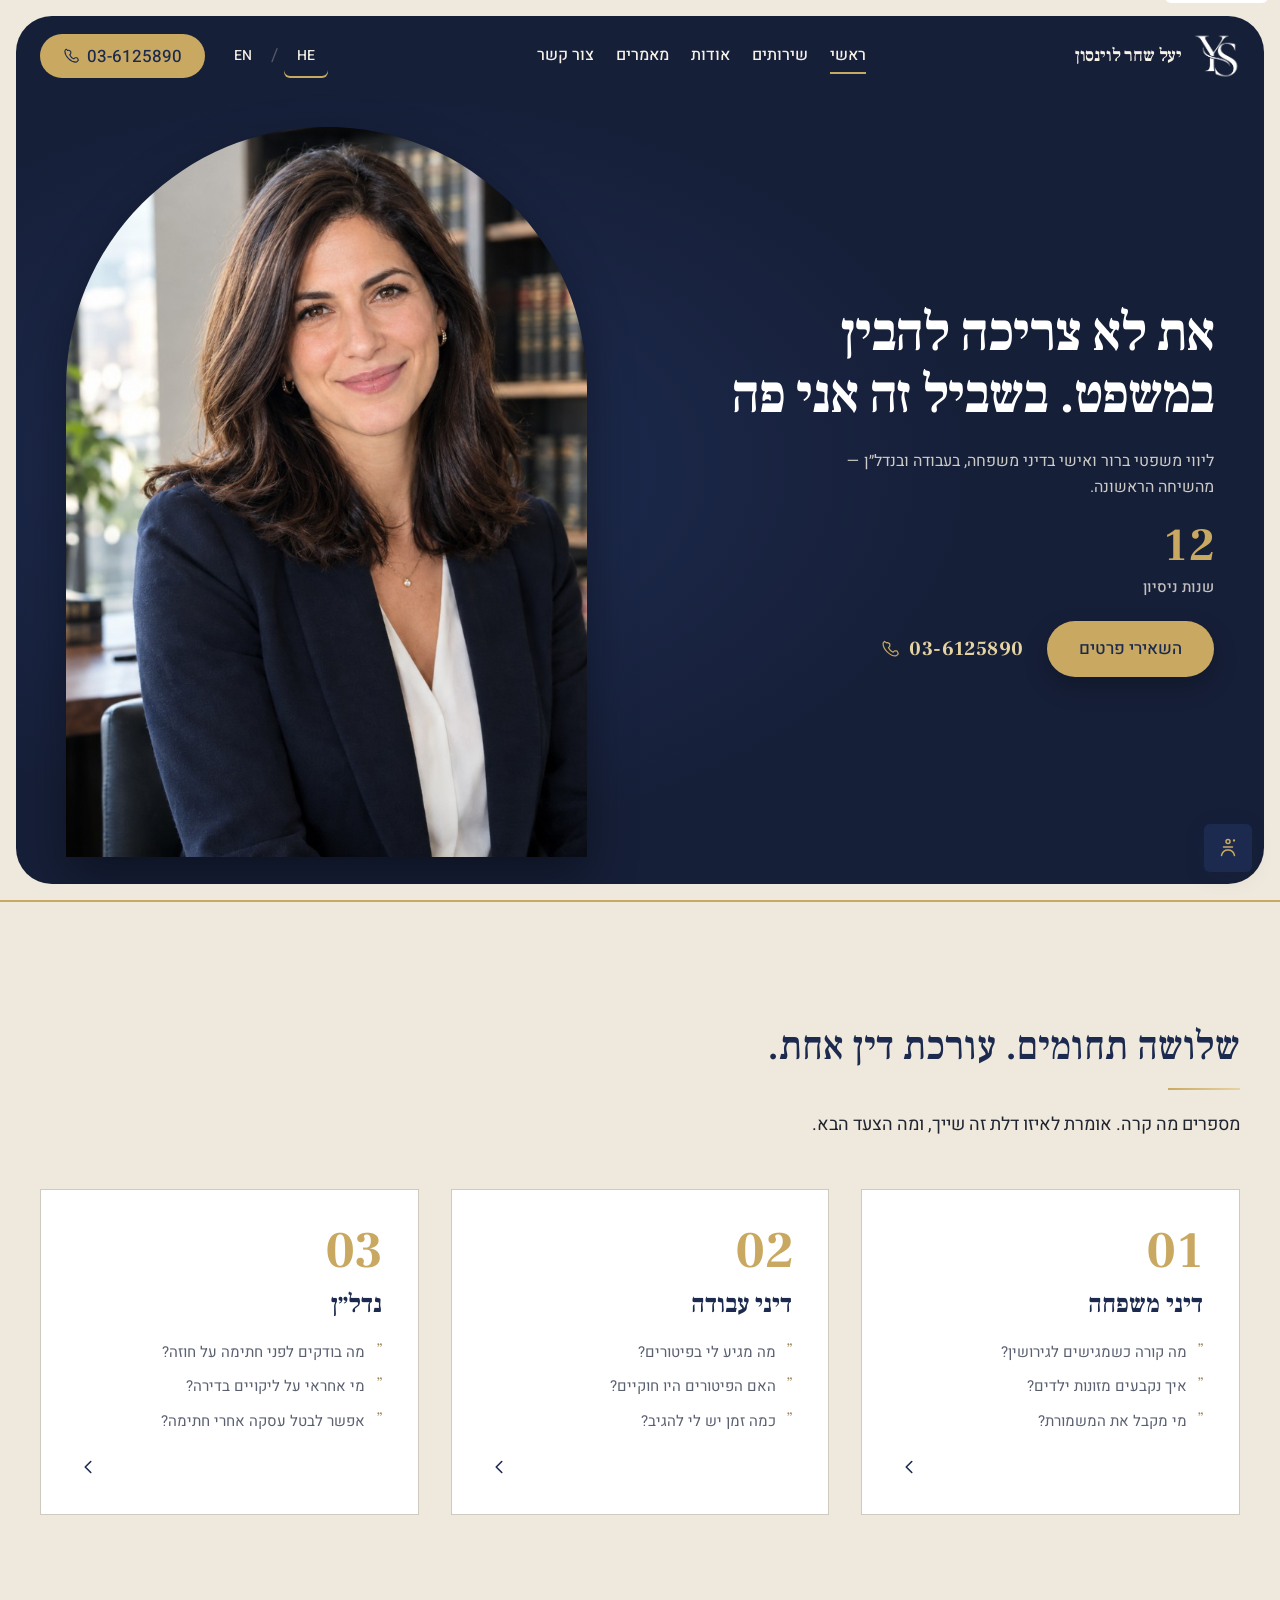
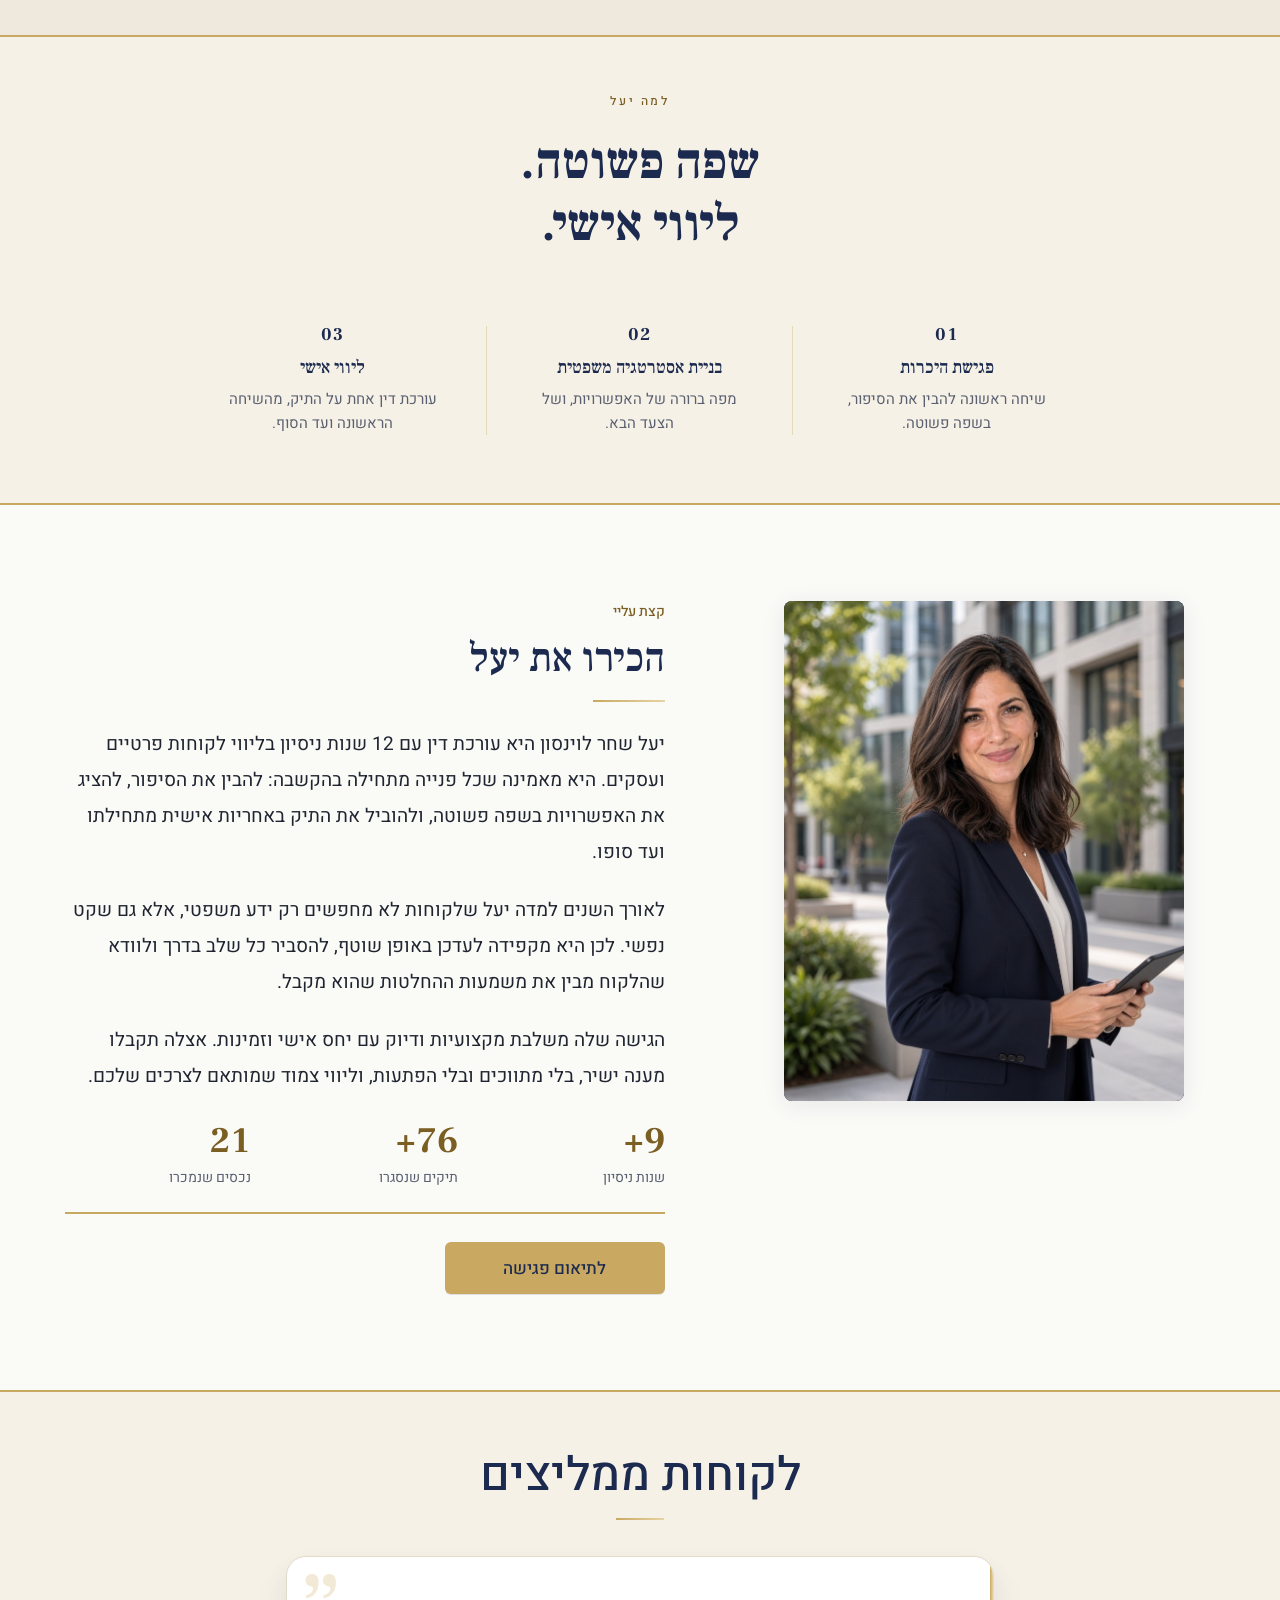
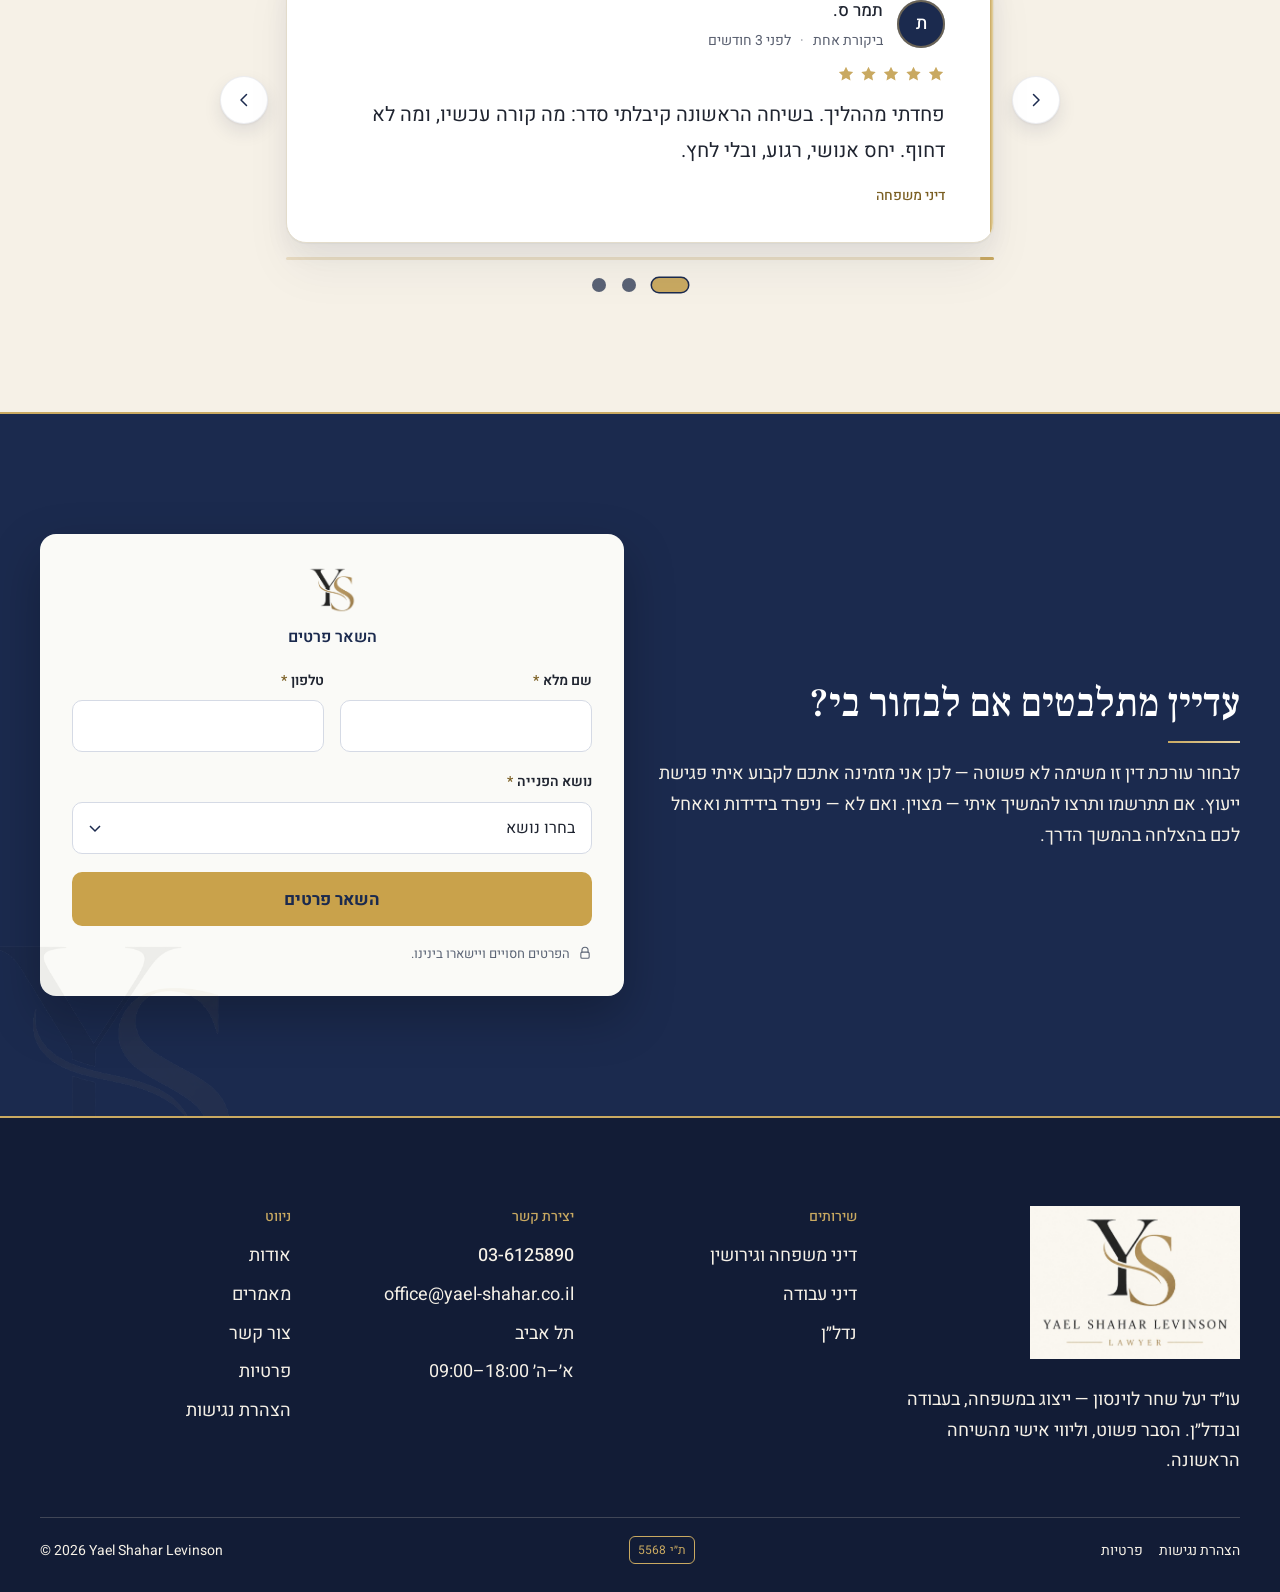
<file: index.html>
<!DOCTYPE html>
<html lang="he" dir="rtl">
<head>
  <meta charset="utf-8">
  <meta name="viewport" content="width=device-width, initial-scale=1">
  <title data-en="Yael Shahar Levinson | Family, employment, and real estate">יעל שחר לוינסון | משפחה, עבודה ונדל״ן</title>
  <meta name="description" content="עו״ד יעל שחר לוינסון. ייצוג במשפחה, בעבודה ובנדל״ן. הסבר פשוט, ליווי אישי, 12 שנות ניסיון." data-en="Adv. Yael Shahar Levinson. Representation in family, employment, and real estate. A clear explanation, personal guidance, 12 years of experience.">
  <meta name="theme-color" content="#1B2A4E">
  <link rel="icon" href="images/favicon.png" type="image/png">
  <link rel="apple-touch-icon" href="images/apple-touch.png">
  <link rel="preconnect" href="https://fonts.googleapis.com">
  <link rel="preconnect" href="https://fonts.gstatic.com" crossorigin>
  <link href="https://fonts.googleapis.com/css2?family=Cormorant+Garamond:ital,wght@0,600;0,700;1,500;1,600&family=Frank+Ruhl+Libre:wght@400;500;700;800&family=Heebo:wght@400;500&display=swap" rel="stylesheet">
  <link rel="stylesheet" href="css/styles.css">
  <script>
  try {
    var lang = localStorage.getItem("cohen-lang");
    if (lang === "en") { document.documentElement.lang = "en"; document.documentElement.dir = "ltr"; }
    document.documentElement.classList.add("js");
    if (localStorage.getItem("cohen-motion") === "off") document.documentElement.classList.add("animations-off");
    if (localStorage.getItem("cohen-contrast") === "on") document.documentElement.classList.add("contrast");
    var fs = localStorage.getItem("cohen-font");
    if (fs) document.documentElement.style.fontSize = fs;
  } catch (e) {}
  </script>
  <noscript><style>.reveal,.why-yael__step{opacity:1!important;transform:none!important}.why-yael__rule{transform:scaleX(1)!important}</style></noscript>
</head>
<body data-page="home">
  <a class="skip" href="#hero" data-en="Skip to content">דלגו לתוכן</a>
  <div class="hero-shell">
  <header class="site-header">
    <div class="container header-inner">
      <a class="logo" href="index.html"><img class="logo-mark" src="images/logo-mark.png" alt=""><span class="logo-name" data-en="Yael Shahar Levinson">יעל שחר לוינסון</span></a>
      <nav class="desktop-nav" aria-label="ראשי" data-en-label="Primary">
        <a class="nav-link" href="index.html" data-en="Home">ראשי</a>
        <div class="has-sub">
          <button class="nav-link" type="button" aria-expanded="false" aria-controls="services-menu" data-en="Services">שירותים</button>
          <div id="services-menu" class="dropdown">
            <a href="family.html" data-en="Family law and divorce">דיני משפחה וגירושין</a>
            <a href="labor.html" data-en="Employment law">דיני עבודה</a>
            <a href="real-estate.html" data-en="Real estate">נדל״ן</a>
          </div>
        </div>
        <a class="nav-link" href="about.html" data-en="About">אודות</a>
        <a class="nav-link" href="articles.html" data-en="Articles">מאמרים</a>
        <a class="nav-link" href="contact.html" data-en="Contact">צור קשר</a>
      </nav>
      <div class="header-end">
        <div class="lang" role="group" aria-label="שפה" data-en-label="Language">
          <button type="button" data-set-lang="he" aria-pressed="true" aria-label="עברית" data-en-label="Hebrew">HE</button>
          <span aria-hidden="true">/</span>
          <button type="button" data-set-lang="en" aria-pressed="false" aria-label="English" data-en-label="English">EN</button>
        </div>
        <a class="btn btn-secondary header-cta" href="tel:+97236125890" dir="ltr" aria-label="התקשרו 03-6125890" data-en-label="Call 03-6125890"><svg class="header-cta__icon" width="16" height="16" viewBox="0 0 24 24" fill="none" aria-hidden="true"><path d="M7.2 3.8c.4-.4 1-.5 1.5-.3l2.2 1c.5.2.8.7.8 1.3v2.1c0 .4-.2.8-.5 1.1l-1.2 1.2a12.4 12.4 0 006.1 6.1l1.2-1.2c.3-.3.7-.5 1.1-.5h2.1c.6 0 1.1.3 1.3.8l1 2.2c.2.5.1 1.1-.3 1.5l-1.5 1.5c-.4.4-1 .6-1.6.6C11.8 21.2 2.8 12.2 2.8 4.9c0-.6.2-1.2.6-1.6l1.5-1.5z" stroke="currentColor" stroke-width="1.6" stroke-linejoin="round"/></svg>03-6125890</a>
        <button class="burger" type="button" aria-expanded="false" aria-controls="mobile-nav">
          <span class="burger-lines" aria-hidden="true"></span>
          <span class="sr-only" data-en="Menu">תפריט</span>
        </button>
      </div>
    </div>
  </header>
  <div id="mobile-nav" class="mobile-nav" hidden>
    <nav aria-label="נייד" data-en-label="Mobile">
      <a href="index.html" data-en="Home">ראשי</a>
      <p class="mobile-label" data-en="Services">שירותים</p>
      <a class="sub" href="family.html" data-en="Family law and divorce">דיני משפחה וגירושין</a>
      <a class="sub" href="labor.html" data-en="Employment law">דיני עבודה</a>
      <a class="sub" href="real-estate.html" data-en="Real estate">נדל״ן</a>
      <a href="about.html" data-en="About">אודות</a>
      <a href="articles.html" data-en="Articles">מאמרים</a>
      <a href="contact.html" data-en="Contact">צור קשר</a>
    </nav>
    <div class="mobile-nav-cta">
      <a class="btn btn-secondary on-dark" href="tel:+97236125890" dir="ltr">03-6125890</a>
      <a class="btn btn-on-navy" href="#lead" data-en="Leave your details">השאר פרטים</a>
    </div>
  </div>

    <section class="hero" id="hero" aria-label="יעל שחר לוינסון" data-en-label="Yael Shahar Levinson">
      <div class="hero__copy">
        <h1 class="rise" data-en="You don't need to understand the law. That's what I'm here for.">את לא צריכה להבין במשפט. בשביל זה אני פה</h1>
        <p class="hero__lede rise" data-en="Clear, personal legal guidance in family, employment, and real estate — from the first conversation.">ליווי משפטי ברור ואישי בדיני משפחה, בעבודה ובנדל״ן — מהשיחה הראשונה.</p>
        <div class="hero-stat rise" aria-label="12 שנות ניסיון" data-en-label="12 years of experience">
          <p class="hero-stat__num" aria-hidden="true">12</p>
          <p class="hero-stat__label" data-en="Years of experience">שנות ניסיון</p>
        </div>
        <div class="hero-actions rise">
          <a class="btn btn-hero" href="#lead" data-en="Leave your details">השאירי פרטים</a>
          <a class="hero-call-link" href="tel:+97236125890" dir="ltr">
            <svg class="hero-call-link__icon" width="18" height="18" viewBox="0 0 24 24" fill="none" aria-hidden="true"><path d="M7.2 3.8c.4-.4 1-.5 1.5-.3l2.2 1c.5.2.8.7.8 1.3v2.1c0 .4-.2.8-.5 1.1l-1.2 1.2a12.4 12.4 0 006.1 6.1l1.2-1.2c.3-.3.7-.5 1.1-.5h2.1c.6 0 1.1.3 1.3.8l1 2.2c.2.5.1 1.1-.3 1.5l-1.5 1.5c-.4.4-1 .6-1.6.6C11.8 21.2 2.8 12.2 2.8 4.9c0-.6.2-1.2.6-1.6l1.5-1.5z" stroke="currentColor" stroke-width="1.6" stroke-linejoin="round"/></svg>
            03-6125890
          </a>
        </div>
      </div>
      <div class="hero__media rise">
        <figure class="hero__portrait">
          <img src="images/yael-shahar-levinson.jpg" alt="עו״ד יעל שחר לוינסון" width="720" height="900" loading="eager" fetchpriority="high" data-en-alt="Adv. Yael Shahar Levinson">
        </figure>
      </div>
    </section>
  </div>

  <main id="main">
    <hr class="gold-divider" aria-hidden="true">

    <section class="section reveal" aria-labelledby="services-title">
      <div class="container">
        <div class="section-head">
          <h2 id="services-title" data-en="Three areas. One advocate.">שלושה תחומים. עורכת דין אחת.</h2>
          <hr class="gold-rule" aria-hidden="true">
          <p class="lede" data-en="Tell me what happened. I will say which door it belongs to, and what the next step is.">מספרים מה קרה. אומרת לאיזו דלת זה שייך, ומה הצעד הבא.</p>
        </div>
        <div class="cards-3 service-tiles">
          <a class="service-tile" href="family.html">
            <span class="service-tile__num" aria-hidden="true">01</span>
            <h3 class="service-tile__title" data-en="Family law">דיני משפחה</h3>
            <ul class="service-tile__questions">
              <li data-en="What happens when you file for divorce?">מה קורה כשמגישים לגירושין?</li>
              <li data-en="How is child support set?">איך נקבעים מזונות ילדים?</li>
              <li data-en="Who gets custody?">מי מקבל את המשמורת?</li>
            </ul>
            <span class="service-tile__arrow" aria-hidden="true"><svg width="22" height="22" viewBox="0 0 24 24" fill="none"><path d="M9 6l6 6-6 6" stroke="currentColor" stroke-width="1.75" stroke-linecap="round" stroke-linejoin="round"/></svg></span>
          </a>
          <a class="service-tile" href="labor.html">
            <span class="service-tile__num" aria-hidden="true">02</span>
            <h3 class="service-tile__title" data-en="Employment law">דיני עבודה</h3>
            <ul class="service-tile__questions">
              <li data-en="What am I entitled to if I'm dismissed?">מה מגיע לי בפיטורים?</li>
              <li data-en="Was the dismissal lawful?">האם הפיטורים היו חוקיים?</li>
              <li data-en="How long do I have to respond?">כמה זמן יש לי להגיב?</li>
            </ul>
            <span class="service-tile__arrow" aria-hidden="true"><svg width="22" height="22" viewBox="0 0 24 24" fill="none"><path d="M9 6l6 6-6 6" stroke="currentColor" stroke-width="1.75" stroke-linecap="round" stroke-linejoin="round"/></svg></span>
          </a>
          <a class="service-tile" href="real-estate.html">
            <span class="service-tile__num" aria-hidden="true">03</span>
            <h3 class="service-tile__title" data-en="Real estate">נדל״ן</h3>
            <ul class="service-tile__questions">
              <li data-en="What should I check before signing a contract?">מה בודקים לפני חתימה על חוזה?</li>
              <li data-en="Who is responsible for defects?">מי אחראי על ליקויים בדירה?</li>
              <li data-en="Can a deal still be cancelled?">אפשר לבטל עסקה אחרי חתימה?</li>
            </ul>
            <span class="service-tile__arrow" aria-hidden="true"><svg width="22" height="22" viewBox="0 0 24 24" fill="none"><path d="M9 6l6 6-6 6" stroke="currentColor" stroke-width="1.75" stroke-linecap="round" stroke-linejoin="round"/></svg></span>
          </a>
        </div>
      </div>
    </section>

    <section class="why-yael" id="why" data-why aria-labelledby="why-title">
      <hr class="gold-divider" aria-hidden="true">
      <div class="container why-yael__inner">
        <h2 id="why-title" class="why-yael__kicker" data-en="Why Yael">למה יעל</h2>
        <blockquote class="why-yael__quote">
          <p>
            <span class="why-yael__quote-line" data-en="Plain language.">שפה פשוטה.</span>
            <span class="why-yael__quote-line" data-en="Personal guidance.">ליווי אישי.</span>
          </p>
        </blockquote>
        <div class="why-yael__rule" data-why-rule aria-hidden="true"></div>
        <ol class="why-yael__steps" data-why-steps>
          <li class="why-yael__step" data-why-step>
            <span class="why-yael__num" aria-hidden="true">01</span>
            <h3 data-en="Introductory meeting">פגישת היכרות</h3>
            <p data-en="A first conversation to understand the story, in plain language.">שיחה ראשונה להבין את הסיפור, בשפה פשוטה.</p>
          </li>
          <li class="why-yael__step" data-why-step>
            <span class="why-yael__num" aria-hidden="true">02</span>
            <h3 data-en="Building a legal strategy">בניית אסטרטגיה משפטית</h3>
            <p data-en="A clear map of the options, and of the next step.">מפה ברורה של האפשרויות, ושל הצעד הבא.</p>
          </li>
          <li class="why-yael__step" data-why-step>
            <span class="why-yael__num" aria-hidden="true">03</span>
            <h3 data-en="Personal guidance">ליווי אישי</h3>
            <p data-en="One lawyer on the case, from the first call through to the end.">עורכת דין אחת על התיק, מהשיחה הראשונה ועד הסוף.</p>
          </li>
        </ol>
      </div>
    </section>

    <hr class="gold-divider" aria-hidden="true">

    <section class="about-intro reveal" id="about-intro" aria-labelledby="about-intro-title">
      <div class="container about-intro__grid">
        <figure class="about-intro__photo">
          <img src="images/yael-about-plaza.jpg" alt="עו״ד יעל שחר לוינסון" width="960" height="1200" loading="lazy" decoding="async" data-en-alt="Adv. Yael Shahar Levinson">
        </figure>
        <div class="about-intro__copy">
          <p class="eyebrow" data-en="A little about me">קצת עליי</p>
          <h2 id="about-intro-title" data-en="Meet Yael">הכירו את יעל</h2>
          <hr class="gold-rule" aria-hidden="true">
          <div class="about-intro__prose">
            <p class="about-intro__text" data-en="Yael Shahar Levinson is an attorney with 12 years of experience advising individuals and businesses. She believes every matter begins with listening: understanding the story, laying out the options in plain language, and leading the case with personal responsibility from start to finish.">יעל שחר לוינסון היא עורכת דין עם 12 שנות ניסיון בליווי לקוחות פרטיים ועסקים. היא מאמינה שכל פנייה מתחילה בהקשבה: להבין את הסיפור, להציג את האפשרויות בשפה פשוטה, ולהוביל את התיק באחריות אישית מתחילתו ועד סופו.</p>
            <p class="about-intro__text" data-en="Over the years Yael has learned that clients need more than legal knowledge — they need peace of mind. She keeps you updated regularly, explains each step along the way, and makes sure you understand what each decision means.">לאורך השנים למדה יעל שלקוחות לא מחפשים רק ידע משפטי, אלא גם שקט נפשי. לכן היא מקפידה לעדכן באופן שוטף, להסביר כל שלב בדרך ולוודא שהלקוח מבין את משמעות ההחלטות שהוא מקבל.</p>
            <p class="about-intro__text" data-en="Her approach combines professionalism and precision with a personal touch and availability. With her you get a direct response, no intermediaries and no surprises, and close guidance tailored to your needs.">הגישה שלה משלבת מקצועיות ודיוק עם יחס אישי וזמינות. אצלה תקבלו מענה ישיר, בלי מתווכים ובלי הפתעות, וליווי צמוד שמותאם לצרכים שלכם.</p>
          </div>
          <dl class="about-intro__stats">
            <div class="about-intro__stat">
              <dt class="about-intro__stat-num">
                <span class="about-intro__stat-value" data-stat-count data-target="12" data-prefix="+">
                  <span class="about-intro__stat-digit">12</span><span class="about-intro__stat-prefix" aria-hidden="true">+</span>
                </span>
              </dt>
              <dd class="about-intro__stat-label" data-en="Years of experience">שנות ניסיון</dd>
            </div>
            <div class="about-intro__stat">
              <dt class="about-intro__stat-num">
                <span class="about-intro__stat-value" data-stat-count data-target="100" data-prefix="+">
                  <span class="about-intro__stat-digit">100</span><span class="about-intro__stat-prefix" aria-hidden="true">+</span>
                </span>
              </dt>
              <dd class="about-intro__stat-label" data-en="Cases closed">תיקים שנסגרו</dd>
            </div>
            <div class="about-intro__stat">
              <dt class="about-intro__stat-num">
                <span class="about-intro__stat-value" data-stat-count data-target="27">
                  <span class="about-intro__stat-digit">27</span>
                </span>
              </dt>
              <dd class="about-intro__stat-label" data-en="Properties sold">נכסים שנמכרו</dd>
            </div>
          </dl>
          <hr class="gold-divider" aria-hidden="true">
          <a class="btn btn-on-navy about-intro__cta" href="contact.html" data-en="Book a meeting">לתיאום פגישה</a>
        </div>
      </div>
    </section>

    <hr class="gold-divider" aria-hidden="true">

    <section class="section section-cream reviews-section reveal" aria-labelledby="quotes-title">
      <div class="container">
        <h2 id="quotes-title" class="reviews-title" data-en="Clients recommend">לקוחות ממליצים</h2>
        <div class="reviews-widget" data-reviews role="region" aria-roledescription="carousel" aria-labelledby="quotes-title">
          <button type="button" class="reviews-nav reviews-nav--prev" data-reviews-prev aria-controls="review-0 review-1 review-2" data-en-label="Previous review" aria-label="הביקורת הקודמת">
            <svg width="20" height="20" viewBox="0 0 20 20" fill="none" aria-hidden="true"><path d="M12.5 4.5L7 10l5.5 5.5" stroke="currentColor" stroke-width="1.5" stroke-linecap="round" stroke-linejoin="round"/></svg>
          </button>
          <div class="reviews-stage" aria-live="polite" aria-relevant="text">
            <p class="sr-only" data-reviews-status></p>
            <article class="review-card is-active" id="review-0" data-review-slide>
              <span class="review-quote" aria-hidden="true" data-en="&#8220;">״</span>
              <header class="review-head">
                <span class="review-avatar" aria-hidden="true">ת</span>
                <div class="review-id">
                  <p class="review-name">תמר ס.</p>
                  <p class="review-meta caption">
                    <span data-en="1 review">ביקורת אחת</span>
                    <span class="meta-sep" aria-hidden="true">·</span>
                    <span data-en="3 months ago">לפני 3 חודשים</span>
                  </p>
                </div>
              </header>
              <div class="review-stars" role="img" aria-label="דירוג 5 מתוך 5" data-en-label="Rating 5 out of 5">
                <svg width="108" height="18" viewBox="0 0 108 18" fill="none" aria-hidden="true"><path d="M9 1.8l2.2 4.5 5 .7-3.6 3.5.9 5-4.5-2.4-4.5 2.4.9-5L1.8 7l5-.7L9 1.8zm22.5 0 2.2 4.5 5 .7-3.6 3.5.9 5-4.5-2.4-4.5 2.4.9-5-3.6-3.5 5-.7 2.2-4.5zm22.5 0 2.2 4.5 5 .7-3.6 3.5.9 5-4.5-2.4-4.5 2.4.9-5-3.6-3.5 5-.7 2.2-4.5zm22.5 0 2.2 4.5 5 .7-3.6 3.5.9 5-4.5-2.4-4.5 2.4.9-5-3.6-3.5 5-.7 2.2-4.5zm22.5 0 2.2 4.5 5 .7-3.6 3.5.9 5-4.5-2.4-4.5 2.4.9-5-3.6-3.5 5-.7 2.2-4.5z" fill="currentColor"/></svg>
              </div>
              <p class="review-text" data-en="I was afraid of the process. In the first call I got clarity: what happens now, and what can wait. Kind, calm, and to the point.">פחדתי מההליך. בשיחה הראשונה קיבלתי סדר: מה קורה עכשיו, ומה לא דחוף. יחס אנושי, רגוע, ובלי לחץ.</p>
              <p class="review-tag caption" data-en="Family law">דיני משפחה</p>
            </article>
            <article class="review-card" id="review-1" data-review-slide hidden>
              <span class="review-quote" aria-hidden="true" data-en="&#8220;">״</span>
              <header class="review-head">
                <span class="review-avatar" aria-hidden="true">א</span>
                <div class="review-id">
                  <p class="review-name">אורי מ.</p>
                  <p class="review-meta caption">
                    <span data-en="1 review">ביקורת אחת</span>
                    <span class="meta-sep" aria-hidden="true">·</span>
                    <span data-en="5 months ago">לפני 5 חודשים</span>
                  </p>
                </div>
              </header>
              <div class="review-stars" role="img" aria-label="דירוג 5 מתוך 5" data-en-label="Rating 5 out of 5">
                <svg width="108" height="18" viewBox="0 0 108 18" fill="none" aria-hidden="true"><path d="M9 1.8l2.2 4.5 5 .7-3.6 3.5.9 5-4.5-2.4-4.5 2.4.9-5L1.8 7l5-.7L9 1.8zm22.5 0 2.2 4.5 5 .7-3.6 3.5.9 5-4.5-2.4-4.5 2.4.9-5-3.6-3.5 5-.7 2.2-4.5zm22.5 0 2.2 4.5 5 .7-3.6 3.5.9 5-4.5-2.4-4.5 2.4.9-5-3.6-3.5 5-.7 2.2-4.5zm22.5 0 2.2 4.5 5 .7-3.6 3.5.9 5-4.5-2.4-4.5 2.4.9-5-3.6-3.5 5-.7 2.2-4.5zm22.5 0 2.2 4.5 5 .7-3.6 3.5.9 5-4.5-2.4-4.5 2.4.9-5-3.6-3.5 5-.7 2.2-4.5z" fill="currentColor"/></svg>
              </div>
              <p class="review-text" data-en="After the dismissal she explained what I was owed, without promises that could not be kept. Clear, professional, and available when I had questions.">הסבירה לי מה מגיע לי אחרי הפיטורים, בלי להבטיח מה שאי אפשר לקיים. ברור, מקצועי, וזמינה כשהיו שאלות.</p>
              <p class="review-tag caption" data-en="Employment law">דיני עבודה</p>
            </article>
            <article class="review-card" id="review-2" data-review-slide hidden>
              <span class="review-quote" aria-hidden="true" data-en="&#8220;">״</span>
              <header class="review-head">
                <span class="review-avatar" aria-hidden="true">מ</span>
                <div class="review-id">
                  <p class="review-name">מיכל ורון ש.</p>
                  <p class="review-meta caption">
                    <span data-en="1 review">ביקורת אחת</span>
                    <span class="meta-sep" aria-hidden="true">·</span>
                    <span data-en="2 months ago">לפני חודשיים</span>
                  </p>
                </div>
              </header>
              <div class="review-stars" role="img" aria-label="דירוג 5 מתוך 5" data-en-label="Rating 5 out of 5">
                <svg width="108" height="18" viewBox="0 0 108 18" fill="none" aria-hidden="true"><path d="M9 1.8l2.2 4.5 5 .7-3.6 3.5.9 5-4.5-2.4-4.5 2.4.9-5L1.8 7l5-.7L9 1.8zm22.5 0 2.2 4.5 5 .7-3.6 3.5.9 5-4.5-2.4-4.5 2.4.9-5-3.6-3.5 5-.7 2.2-4.5zm22.5 0 2.2 4.5 5 .7-3.6 3.5.9 5-4.5-2.4-4.5 2.4.9-5-3.6-3.5 5-.7 2.2-4.5zm22.5 0 2.2 4.5 5 .7-3.6 3.5.9 5-4.5-2.4-4.5 2.4.9-5-3.6-3.5 5-.7 2.2-4.5zm22.5 0 2.2 4.5 5 .7-3.6 3.5.9 5-4.5-2.4-4.5 2.4.9-5-3.6-3.5 5-.7 2.2-4.5z" fill="currentColor"/></svg>
              </div>
              <p class="review-text" data-en="She walked us through the contract step by step. No last-minute surprises, and every clause was explained in plain language.">ליוותה אותנו בחוזה, שלב אחר שלב. בלי הפתעה ברגע האחרון, וכל סעיף הוסבר בשפה פשוטה.</p>
              <p class="review-tag caption" data-en="Real estate">נדל״ן</p>
            </article>
          </div>
          <button type="button" class="reviews-nav reviews-nav--next" data-reviews-next aria-controls="review-0 review-1 review-2" data-en-label="Next review" aria-label="הביקורת הבאה">
            <svg width="20" height="20" viewBox="0 0 20 20" fill="none" aria-hidden="true"><path d="M7.5 4.5L13 10l-5.5 5.5" stroke="currentColor" stroke-width="1.5" stroke-linecap="round" stroke-linejoin="round"/></svg>
          </button>
          <div class="reviews-progress" data-reviews-progress aria-hidden="true">
            <span class="reviews-progress-bar" data-reviews-bar></span>
          </div>
          <div class="reviews-dots" data-reviews-dots role="tablist" aria-label="ביקורות" data-en-label="Reviews"></div>
        </div>
      </div>
    </section>

    <hr class="gold-divider" aria-hidden="true">

    <section class="section cta-band on-navy reveal" id="lead" aria-labelledby="lead-title">
      <img class="cta-band__watermark" src="images/logo-mark.png" alt="" width="280" height="280" decoding="async" aria-hidden="true">
      <div class="container cta-grid cta-grid--lead">
        <div class="cta-grid__copy">
          <h2 id="lead-title" data-en="Still deciding whether to choose me?">עדיין מתלבטים אם לבחור בי?</h2>
          <hr class="gold-rule" aria-hidden="true">
          <p class="lede" data-en="Choosing a lawyer is not simple — so I invite you to book a consultation with me. If we are a good fit, wonderful. If not — we part on good terms and I wish you every success.">לבחור עורכת דין זו משימה לא פשוטה — לכן אני מזמינה אתכם לקבוע איתי פגישת ייעוץ. אם תתרשמו ותרצו להמשיך איתי — מצוין. ואם לא — ניפרד בידידות ואאחל לכם בהצלחה בהמשך הדרך.</p>
        </div>
        <form class="form-card form-card--lead" data-form novalidate aria-labelledby="lead-form-title">
          <header class="form-card__head">
            <img class="form-card__logo" src="images/logo-mark.png" alt="" width="48" height="48" decoding="async">
            <h3 id="lead-form-title" data-en="Leave your details">השאר פרטים</h3>
          </header>
          <div class="form-fields">
            <div class="form-row two">
              <div class="field">
                <label for="lead-name"><span data-en="Full name">שם מלא</span><span class="req" aria-hidden="true">*</span></label>
                <input id="lead-name" name="name" type="text" autocomplete="name" required aria-required="true">
              </div>
              <div class="field">
                <label for="lead-phone"><span data-en="Phone">טלפון</span><span class="req" aria-hidden="true">*</span></label>
                <input id="lead-phone" name="phone" class="phone-field" type="tel" inputmode="tel" autocomplete="tel" dir="ltr" required aria-required="true">
              </div>
            </div>
            <div class="field">
              <label for="lead-subject"><span data-en="Subject">נושא הפנייה</span><span class="req" aria-hidden="true">*</span></label>
              <select id="lead-subject" name="subject" required aria-required="true">
                <option value="" data-en="Choose a subject">בחרו נושא</option>
                <option value="family" data-en="Family">משפחה</option>
                <option value="labor" data-en="Employment">עבודה</option>
                <option value="realestate" data-en="Real estate">נדל״ן</option>
                <option value="other" data-en="Other">אחר</option>
              </select>
            </div>
            <button class="btn btn-lead" type="submit" data-en="Leave your details">השאר פרטים</button>
            <p class="reassure reassure--lead">
              <svg class="reassure__lock" width="14" height="14" viewBox="0 0 16 16" fill="none" aria-hidden="true"><path d="M4.5 7V5a3.5 3.5 0 117 0v2" stroke="currentColor" stroke-width="1.25" stroke-linecap="round"/><rect x="3.25" y="7" width="9.5" height="7" rx="1.5" stroke="currentColor" stroke-width="1.25"/></svg>
              <span data-en="Your details stay confidential. They remain between us.">הפרטים חסויים ויישארו בינינו.</span>
            </p>
          </div>
          <div class="form-success" hidden tabindex="-1" role="status">
            <svg class="success-icon" width="40" height="40" viewBox="0 0 40 40" aria-hidden="true"><circle cx="20" cy="20" r="16" fill="none" stroke="#1B2A4E" stroke-width="1.5"/><path d="M12 20.5l5.2 5.2L28 14.5" fill="none" stroke="#8A6D2B" stroke-width="1.5" stroke-linecap="round" stroke-linejoin="round"/></svg>
            <p class="success-title" data-en="We have it.">קיבלנו.</p>
            <p data-en="I will come back for a short conversation. No obligation.">אחזור אליכם לשיחה קצרה. בלי התחייבות.</p>
            <p class="reassure" data-en="Your details stay confidential. They remain between us.">הפרטים חסויים ויישארו בינינו.</p>
          </div>
        </form>
      </div>
    </section>

    <hr class="gold-divider" aria-hidden="true">
  </main>

  <footer class="site-footer">
    <div class="container footer-grid">
      <div>
        <a class="logo logo-lockup" href="index.html"><img src="images/logo-full.png" alt="יעל שחר לוינסון"></a>
        <p data-en="Adv. Yael Shahar Levinson — family, employment, and real estate. A clear explanation, and personal guidance from the first call.">עו״ד יעל שחר לוינסון — ייצוג במשפחה, בעבודה ובנדל״ן. הסבר פשוט, וליווי אישי מהשיחה הראשונה.</p>
      </div>
      <div>
        <h2 data-en="Services">שירותים</h2>
        <div class="footer-links">
          <a href="family.html" data-en="Family law and divorce">דיני משפחה וגירושין</a>
          <a href="labor.html" data-en="Employment law">דיני עבודה</a>
          <a href="real-estate.html" data-en="Real estate">נדל״ן</a>
        </div>
      </div>
      <div>
        <h2 data-en="Contact">יצירת קשר</h2>
        <div class="footer-links">
          <a class="phone" href="tel:+97236125890" dir="ltr">03-6125890</a>
          <a href="mailto:office@yael-shahar.co.il" dir="ltr">office@yael-shahar.co.il</a>
          <p data-en="Tel Aviv">תל אביב</p>
          <p><span data-en="Sun–Thu">א׳–ה׳</span> <span dir="ltr">09:00–18:00</span></p>
        </div>
      </div>
      <div>
        <h2 data-en="Explore">ניווט</h2>
        <div class="footer-links">
          <a href="about.html" data-en="About">אודות</a>
          <a href="articles.html" data-en="Articles">מאמרים</a>
          <a href="contact.html" data-en="Contact">צור קשר</a>
          <a href="privacy.html" data-en="Privacy">פרטיות</a>
          <a href="accessibility.html" data-en="Accessibility statement">הצהרת נגישות</a>
        </div>
      </div>
    </div>
    <div class="container footer-base">
      <nav aria-label="משני" data-en-label="Secondary">
        <a href="accessibility.html" data-en="Accessibility statement">הצהרת נגישות</a>
        <a href="privacy.html" data-en="Privacy">פרטיות</a>
      </nav>
      <p class="std">ת״י 5568</p>
      <p dir="ltr">© 2026 Yael Shahar Levinson</p>
    </div>
  </footer>

  <div class="mobile-bar">
    <a class="btn btn-secondary" href="tel:+97236125890" data-en="Call">התקשר</a>
    <a class="btn btn-primary" href="#lead" data-en="Leave your details">השאר פרטים</a>
  </div>

  <div class="a11y-widget">
    <button class="a11y-toggle" type="button" aria-expanded="false" aria-controls="a11y-panel">
      <span class="sr-only" data-en="Accessibility">נגישות</span>
      <svg width="24" height="24" viewBox="0 0 24 24" fill="none" aria-hidden="true"><circle cx="12" cy="5.5" r="2" stroke="#C9A961" stroke-width="1.5"/><path d="M5.5 19.5c.9-3.6 3-5.4 6.5-5.4s5.6 1.8 6.5 5.4" stroke="#C9A961" stroke-width="1.5" stroke-linecap="round"/><path d="M7.5 11h9" stroke="#C9A961" stroke-width="1.5" stroke-linecap="round"/><circle cx="18" cy="4.5" r="1.15" fill="#C9A961"/></svg>
    </button>
    <div id="a11y-panel" class="a11y-panel" hidden>
      <p data-en="Accessibility">נגישות</p>
      <button type="button" data-font="up" data-en="Larger text">הגדלת טקסט</button>
      <button type="button" data-font="down" data-en="Smaller text">הקטנת טקסט</button>
      <button type="button" data-contrast aria-pressed="false" data-en="Contrast">ניגודיות</button>
      <button type="button" data-motion aria-pressed="false" data-en="Stop animations">עצירת אנימציות</button>
    </div>
  </div>
  <script src="js/main.js" defer></script>
</body>
</html>
</file>
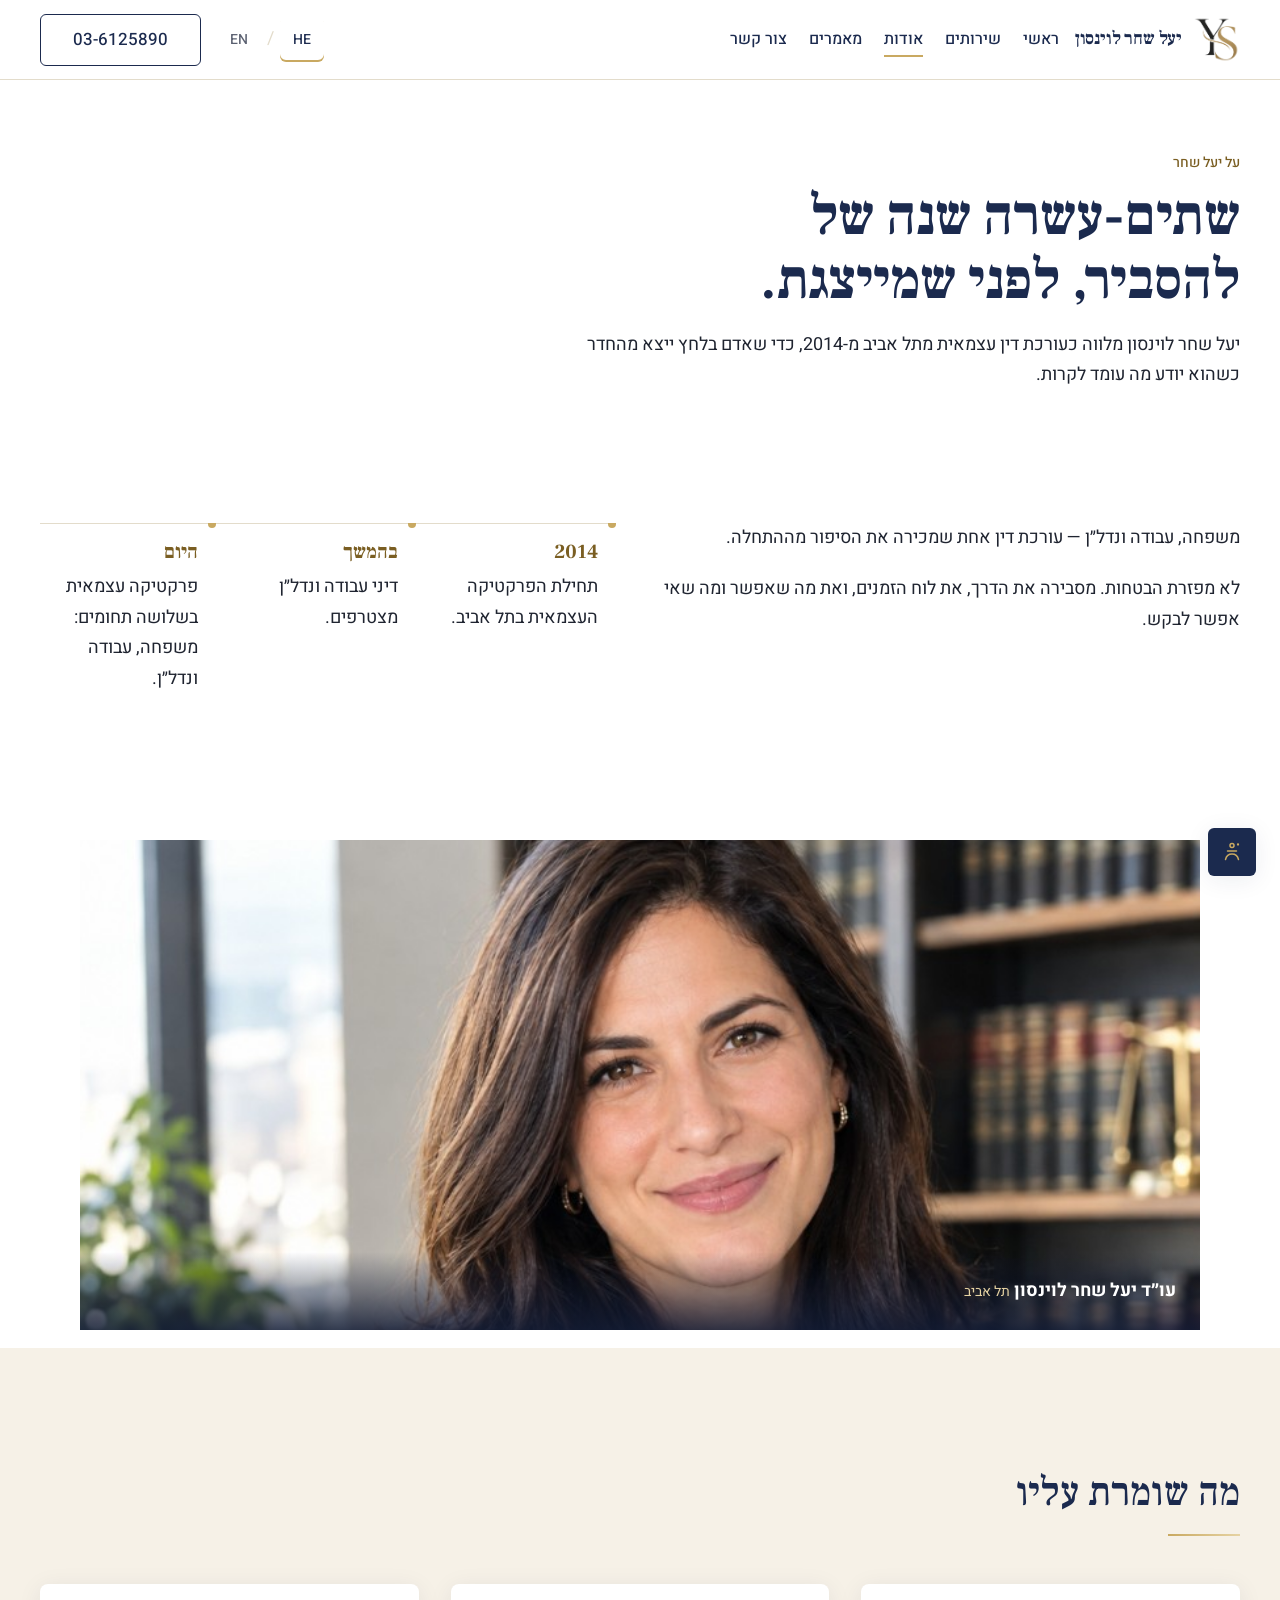
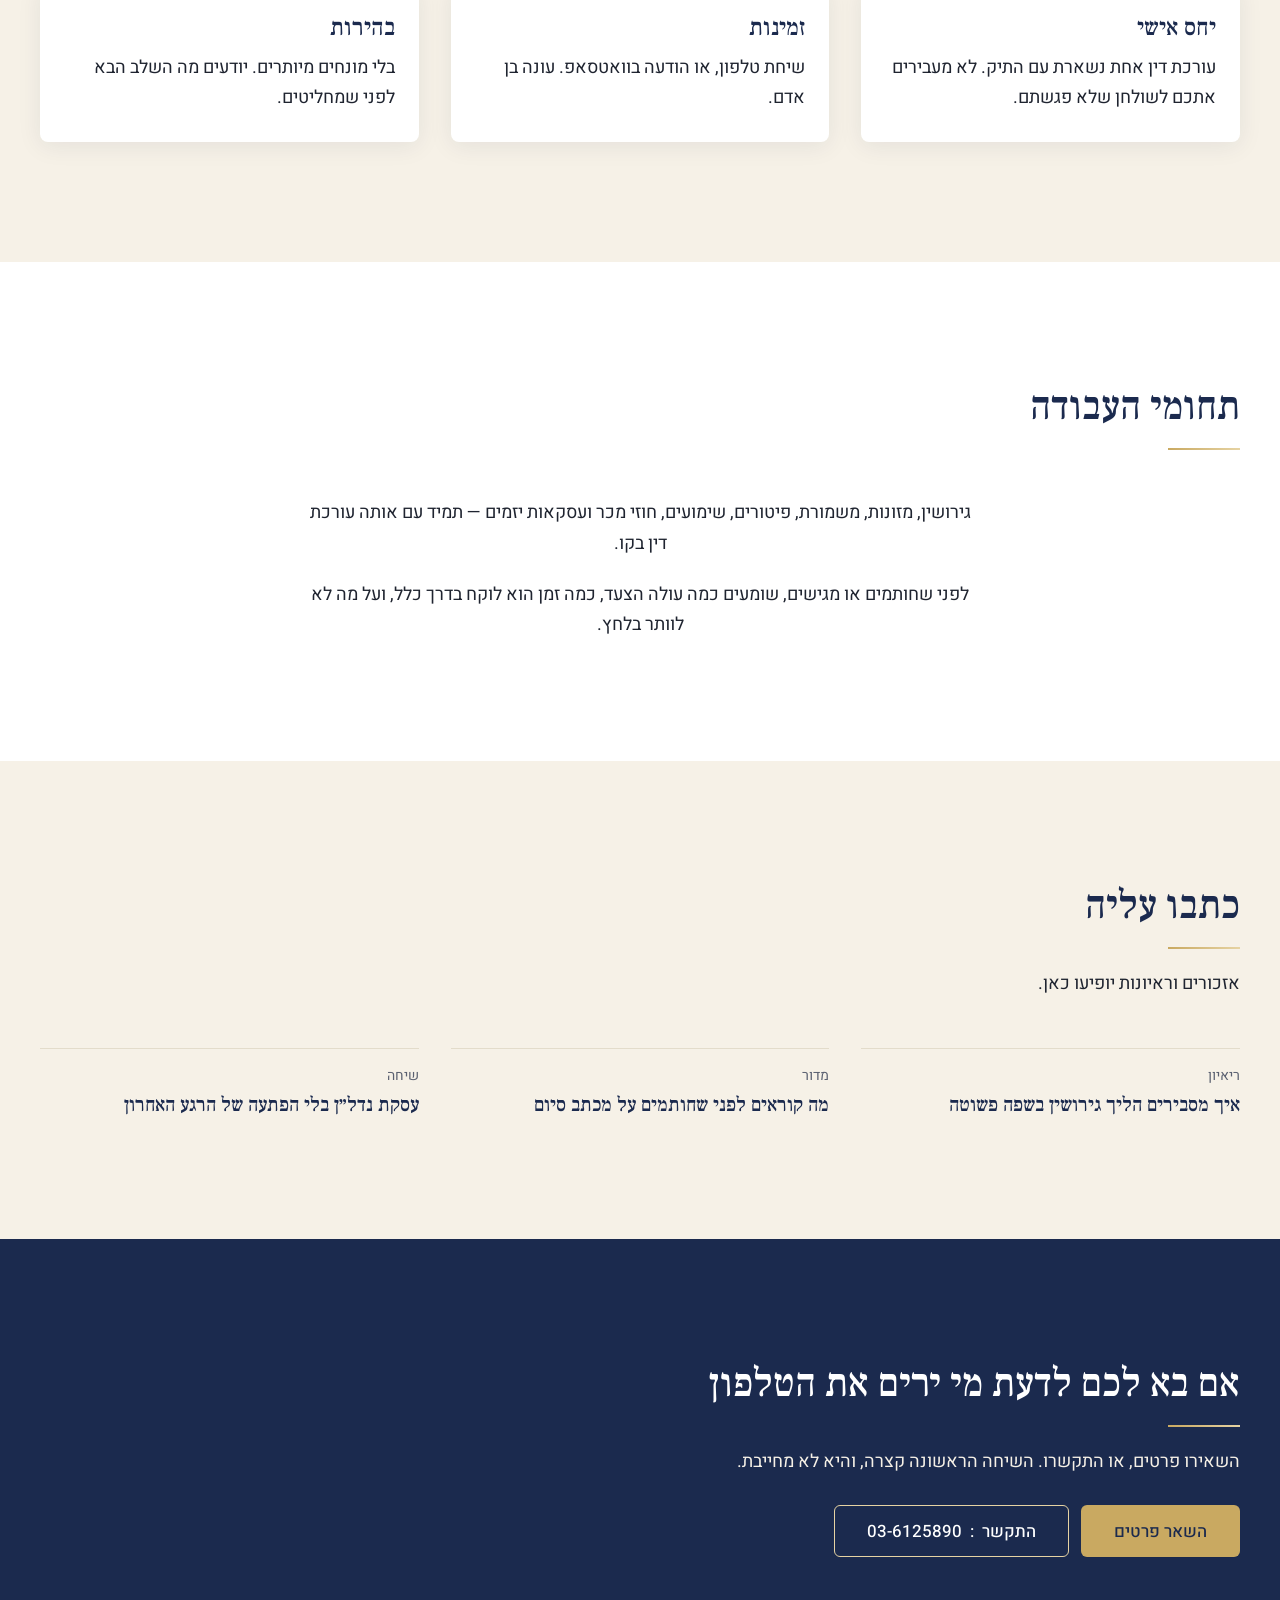
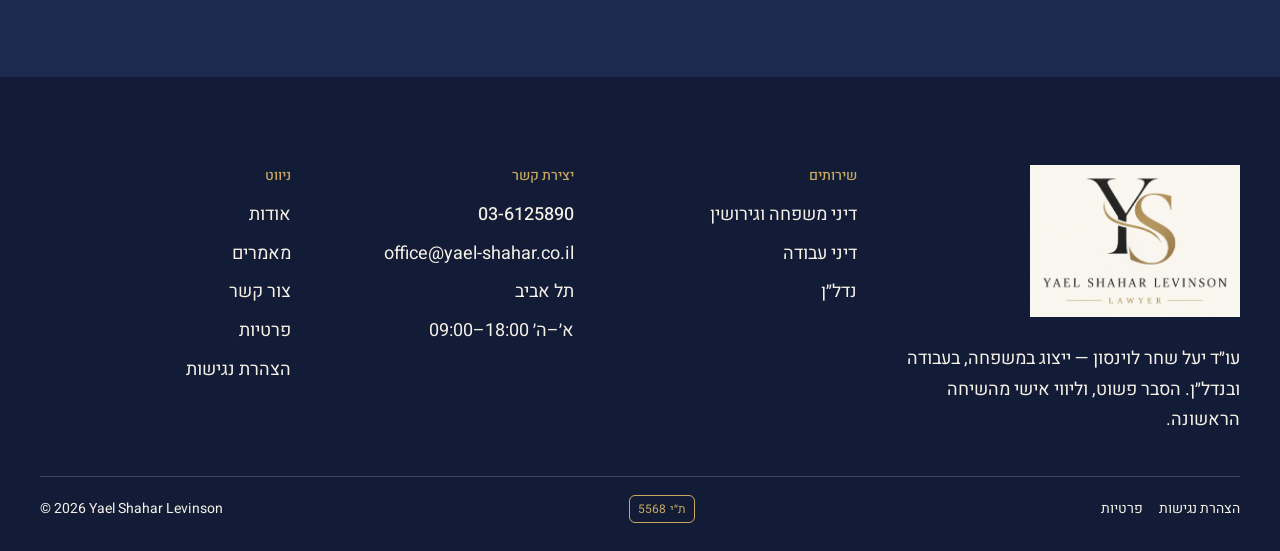
<file: about.html>
<!DOCTYPE html>
<html lang="he" dir="rtl">
<head>
  <meta charset="utf-8">
  <meta name="viewport" content="width=device-width, initial-scale=1">
  <title data-en="About | Yael Shahar Levinson">אודות | יעל שחר לוינסון</title>
  <meta name="description" content="הסיפור של עו״ד יעל שחר לוינסון, הערכים, והליווי האישי במשפחה, בעבודה ובנדל״ן." data-en="The story of Adv. Yael Shahar Levinson, her values, and personal guidance in family, employment, and real estate.">
  <meta name="theme-color" content="#1B2A4E">
  <link rel="icon" href="images/favicon.png" type="image/png">
  <link rel="apple-touch-icon" href="images/apple-touch.png">
  <link rel="preconnect" href="https://fonts.googleapis.com">
  <link rel="preconnect" href="https://fonts.gstatic.com" crossorigin>
  <link href="https://fonts.googleapis.com/css2?family=Cormorant+Garamond:ital,wght@0,600;1,500&family=Frank+Ruhl+Libre:wght@400;500;700&family=Heebo:wght@400;500&display=swap" rel="stylesheet">
  <link rel="stylesheet" href="css/styles.css">
  <script>
  try {
    var lang = localStorage.getItem("cohen-lang");
    if (lang === "en") { document.documentElement.lang = "en"; document.documentElement.dir = "ltr"; }
    document.documentElement.classList.add("js");
    if (localStorage.getItem("cohen-motion") === "off") document.documentElement.classList.add("animations-off");
    if (localStorage.getItem("cohen-contrast") === "on") document.documentElement.classList.add("contrast");
    var fs = localStorage.getItem("cohen-font");
    if (fs) document.documentElement.style.fontSize = fs;
  } catch (e) {}
  </script>
  <noscript><style>.reveal{opacity:1!important;transform:none!important}</style></noscript>
</head>
<body data-page="about">
  <a class="skip" href="#main" data-en="Skip to content">דלגו לתוכן</a>
  <header class="site-header">
    <div class="container header-inner">
      <a class="logo" href="index.html"><img class="logo-mark" src="images/logo-mark.png" alt=""><span class="logo-name" data-en="Yael Shahar Levinson">יעל שחר לוינסון</span></a>
      <nav class="desktop-nav" aria-label="ראשי" data-en-label="Primary">
        <a class="nav-link" href="index.html" data-en="Home">ראשי</a>
        <div class="has-sub">
          <button class="nav-link" type="button" aria-expanded="false" aria-controls="services-menu" data-en="Services">שירותים</button>
          <div id="services-menu" class="dropdown">
            <a href="family.html" data-en="Family law and divorce">דיני משפחה וגירושין</a>
            <a href="labor.html" data-en="Employment law">דיני עבודה</a>
            <a href="real-estate.html" data-en="Real estate">נדל״ן</a>
          </div>
        </div>
        <a class="nav-link" href="about.html" data-en="About">אודות</a>
        <a class="nav-link" href="articles.html" data-en="Articles">מאמרים</a>
        <a class="nav-link" href="contact.html" data-en="Contact">צור קשר</a>
      </nav>
      <div class="header-end">
        <div class="lang" role="group" aria-label="שפה" data-en-label="Language">
          <button type="button" data-set-lang="he" aria-pressed="true" aria-label="עברית" data-en-label="Hebrew">HE</button>
          <span aria-hidden="true">/</span>
          <button type="button" data-set-lang="en" aria-pressed="false" aria-label="English" data-en-label="English">EN</button>
        </div>
        <a class="btn btn-secondary header-cta" href="tel:+97236125890" dir="ltr" aria-label="התקשרו 03-6125890" data-en-label="Call 03-6125890">03-6125890</a>
        <button class="burger" type="button" aria-expanded="false" aria-controls="mobile-nav">
          <span class="burger-lines" aria-hidden="true"></span>
          <span class="sr-only" data-en="Menu">תפריט</span>
        </button>
      </div>
    </div>
  </header>
  <div id="mobile-nav" class="mobile-nav" hidden>
    <nav aria-label="נייד" data-en-label="Mobile">
      <a href="index.html" data-en="Home">ראשי</a>
      <p class="mobile-label" data-en="Services">שירותים</p>
      <a class="sub" href="family.html" data-en="Family law and divorce">דיני משפחה וגירושין</a>
      <a class="sub" href="labor.html" data-en="Employment law">דיני עבודה</a>
      <a class="sub" href="real-estate.html" data-en="Real estate">נדל״ן</a>
      <a href="about.html" data-en="About">אודות</a>
      <a href="articles.html" data-en="Articles">מאמרים</a>
      <a href="contact.html" data-en="Contact">צור קשר</a>
    </nav>
    <div class="mobile-nav-cta">
      <a class="btn btn-secondary on-dark" href="tel:+97236125890" dir="ltr">03-6125890</a>
      <a class="btn btn-on-navy" href="contact.html" data-en="Leave your details">השאר פרטים</a>
    </div>
  </div>

  <main id="main">
    <header class="page-hero">
      <div class="container">
        <p class="eyebrow" data-en="About Yael">על יעל שחר</p>
        <h1 data-en="Twelve years of explaining, before representing.">שתים-עשרה שנה של להסביר, לפני שמייצגת.</h1>
        <p class="lede" data-en="Yael Shahar Levinson has practiced in Tel Aviv since 2014 so that a person under pressure leaves the room knowing what happens next.">יעל שחר לוינסון מלווה כעורכת דין עצמאית מתל אביב מ-2014, כדי שאדם בלחץ ייצא מהחדר כשהוא יודע מה עומד לקרות.</p>
      </div>
    </header>

    <section class="section section-tight reveal">
      <div class="container split">
        <div class="prose">
          <p data-en="Family, employment, and real estate — one advocate who knows the story from the start.">משפחה, עבודה ונדל״ן — עורכת דין אחת שמכירה את הסיפור מההתחלה.</p>
          <p data-en="She does not scatter promises. She explains the path, the timeline, and what can and cannot be asked for.">לא מפזרת הבטחות. מסבירה את הדרך, את לוח הזמנים, ואת מה שאפשר ומה שאי אפשר לבקש.</p>
        </div>
        <ol class="timeline">
          <li>
            <span class="when">2014</span>
            <p data-en="Independent practice opens in Tel Aviv.">תחילת הפרקטיקה העצמאית בתל אביב.</p>
          </li>
          <li>
            <span class="when" data-en="Then">בהמשך</span>
            <p data-en="Employment and real estate join the practice.">דיני עבודה ונדל״ן מצטרפים.</p>
          </li>
          <li>
            <span class="when" data-en="Today">היום</span>
            <p data-en="Solo practice in three areas: family, employment, and real estate.">פרקטיקה עצמאית בשלושה תחומים: משפחה, עבודה ונדל״ן.</p>
          </li>
        </ol>
      </div>
    </section>

    <section class="reveal" aria-label="יעל שחר לוינסון" data-en-label="Yael Shahar Levinson">
      <div class="container">
        <figure class="wide-photo wide-photo--portrait">
          <img src="images/yael-shahar-levinson.jpg" alt="" width="1200" height="750" loading="lazy" decoding="async">
          <figcaption>
            <strong data-en="Adv. Yael Shahar Levinson">עו״ד יעל שחר לוינסון</strong>
            <span class="caption" data-en="Tel Aviv">תל אביב</span>
          </figcaption>
        </figure>
      </div>
    </section>

    <section class="section section-cream reveal" aria-labelledby="values-title">
      <div class="container">
        <div class="section-head">
          <h2 id="values-title" data-en="What she keeps">מה שומרת עליו</h2>
          <hr class="gold-rule" aria-hidden="true">
        </div>
        <div class="why-grid">
          <article class="value-card">
            <h3 data-en="Personal care">יחס אישי</h3>
            <p data-en="One lawyer stays with the case. You are not passed to a desk you have never met.">עורכת דין אחת נשארת עם התיק. לא מעבירים אתכם לשולחן שלא פגשתם.</p>
          </article>
          <article class="value-card">
            <h3 data-en="Availability">זמינות</h3>
            <p data-en="A phone call, or a WhatsApp message. A person answers.">שיחת טלפון, או הודעה בוואטסאפ. עונה בן אדם.</p>
          </article>
          <article class="value-card">
            <h3 data-en="Clarity">בהירות</h3>
            <p data-en="No extra terms. You know the next step before you decide.">בלי מונחים מיותרים. יודעים מה השלב הבא לפני שמחליטים.</p>
          </article>
        </div>
      </div>
    </section>

    <section class="section reveal" id="about-yael" aria-labelledby="about-yael-title">
      <div class="container">
        <div class="section-head">
          <h2 id="about-yael-title" data-en="Practice areas">תחומי העבודה</h2>
          <hr class="gold-rule" aria-hidden="true">
        </div>
        <div class="prose prose-centered">
          <p data-en="Divorce, support, custody, dismissals, hearings, purchase contracts, and developer deals — always with the same lawyer on the line.">גירושין, מזונות, משמורת, פיטורים, שימועים, חוזי מכר ועסקאות יזמים — תמיד עם אותה עורכת דין בקו.</p>
          <p data-en="Before anything is signed or filed, you hear what the step costs, how long it usually takes, and what not to agree to in a hurry.">לפני שחותמים או מגישים, שומעים כמה עולה הצעד, כמה זמן הוא לוקח בדרך כלל, ועל מה לא לוותר בלחץ.</p>
        </div>
      </div>
    </section>

    <section class="section section-cream reveal" aria-labelledby="press-title">
      <div class="container">
        <div class="section-head">
          <h2 id="press-title" data-en="In the press">כתבו עליה</h2>
          <hr class="gold-rule" aria-hidden="true">
          <p class="lede" data-en="Mentions and interviews will be listed here.">אזכורים וראיונות יופיעו כאן.</p>
        </div>
        <div class="press-row">
          <article>
            <p class="caption" data-en="Interview">ריאיון</p>
            <h3 data-en="How to explain a divorce in plain language">איך מסבירים הליך גירושין בשפה פשוטה</h3>
          </article>
          <article>
            <p class="caption" data-en="Column">מדור</p>
            <h3 data-en="What to read before signing a termination letter">מה קוראים לפני שחותמים על מכתב סיום</h3>
          </article>
          <article>
            <p class="caption" data-en="Conversation">שיחה</p>
            <h3 data-en="A property deal, without a last-minute surprise">עסקת נדל״ן בלי הפתעה של הרגע האחרון</h3>
          </article>
        </div>
      </div>
    </section>

    <section class="section cta-band on-navy reveal" aria-labelledby="about-cta">
      <div class="container">
        <h2 id="about-cta" data-en="If you want to know who will take the call">אם בא לכם לדעת מי ירים את הטלפון</h2>
        <hr class="gold-rule" aria-hidden="true">
        <p class="lede" data-en="Leave details, or call. The first conversation is short, and it does not obligate you.">השאירו פרטים, או התקשרו. השיחה הראשונה קצרה, והיא לא מחייבת.</p>
        <div class="btn-row">
          <a class="btn btn-on-navy" href="contact.html" data-en="Leave your details">השאר פרטים</a>
          <a class="btn btn-secondary on-dark" href="tel:+97236125890"><span data-en="Call">התקשר</span>: <span dir="ltr">03-6125890</span></a>
        </div>
      </div>
    </section>
  </main>

  <footer class="site-footer">
    <div class="container footer-grid">
      <div>
        <a class="logo logo-lockup" href="index.html"><img src="images/logo-full.png" alt="יעל שחר לוינסון"></a>
        <p data-en="Adv. Yael Shahar Levinson — family, employment, and real estate. A clear explanation, and personal guidance from the first call.">עו״ד יעל שחר לוינסון — ייצוג במשפחה, בעבודה ובנדל״ן. הסבר פשוט, וליווי אישי מהשיחה הראשונה.</p>
      </div>
      <div>
        <h2 data-en="Services">שירותים</h2>
        <div class="footer-links">
          <a href="family.html" data-en="Family law and divorce">דיני משפחה וגירושין</a>
          <a href="labor.html" data-en="Employment law">דיני עבודה</a>
          <a href="real-estate.html" data-en="Real estate">נדל״ן</a>
        </div>
      </div>
      <div>
        <h2 data-en="Contact">יצירת קשר</h2>
        <div class="footer-links">
          <a class="phone" href="tel:+97236125890" dir="ltr">03-6125890</a>
          <a href="mailto:office@yael-shahar.co.il" dir="ltr">office@yael-shahar.co.il</a>
          <p data-en="Tel Aviv">תל אביב</p>
          <p><span data-en="Sun–Thu">א׳–ה׳</span> <span dir="ltr">09:00–18:00</span></p>
        </div>
      </div>
      <div>
        <h2 data-en="Explore">ניווט</h2>
        <div class="footer-links">
          <a href="about.html" data-en="About">אודות</a>
          <a href="articles.html" data-en="Articles">מאמרים</a>
          <a href="contact.html" data-en="Contact">צור קשר</a>
          <a href="privacy.html" data-en="Privacy">פרטיות</a>
          <a href="accessibility.html" data-en="Accessibility statement">הצהרת נגישות</a>
        </div>
      </div>
    </div>
    <div class="container footer-base">
      <nav aria-label="משני" data-en-label="Secondary">
        <a href="accessibility.html" data-en="Accessibility statement">הצהרת נגישות</a>
        <a href="privacy.html" data-en="Privacy">פרטיות</a>
      </nav>
      <p class="std">ת״י 5568</p>
      <p dir="ltr">© 2026 Yael Shahar Levinson</p>
    </div>
  </footer>
  <div class="mobile-bar">
    <a class="btn btn-secondary" href="tel:+97236125890" data-en="Call">התקשר</a>
    <a class="btn btn-primary" href="contact.html" data-en="Leave your details">השאר פרטים</a>
  </div>
  <div class="a11y-widget">
    <button class="a11y-toggle" type="button" aria-expanded="false" aria-controls="a11y-panel">
      <span class="sr-only" data-en="Accessibility">נגישות</span>
      <svg width="24" height="24" viewBox="0 0 24 24" fill="none" aria-hidden="true"><circle cx="12" cy="5.5" r="2" stroke="#C9A961" stroke-width="1.5"/><path d="M5.5 19.5c.9-3.6 3-5.4 6.5-5.4s5.6 1.8 6.5 5.4" stroke="#C9A961" stroke-width="1.5" stroke-linecap="round"/><path d="M7.5 11h9" stroke="#C9A961" stroke-width="1.5" stroke-linecap="round"/><circle cx="18" cy="4.5" r="1.15" fill="#C9A961"/></svg>
    </button>
    <div id="a11y-panel" class="a11y-panel" hidden>
      <p data-en="Accessibility">נגישות</p>
      <button type="button" data-font="up" data-en="Larger text">הגדלת טקסט</button>
      <button type="button" data-font="down" data-en="Smaller text">הקטנת טקסט</button>
      <button type="button" data-contrast aria-pressed="false" data-en="Contrast">ניגודיות</button>
      <button type="button" data-motion aria-pressed="false" data-en="Stop animations">עצירת אנימציות</button>
    </div>
  </div>
  <script src="js/main.js" defer></script>
</body>
</html>
</file>
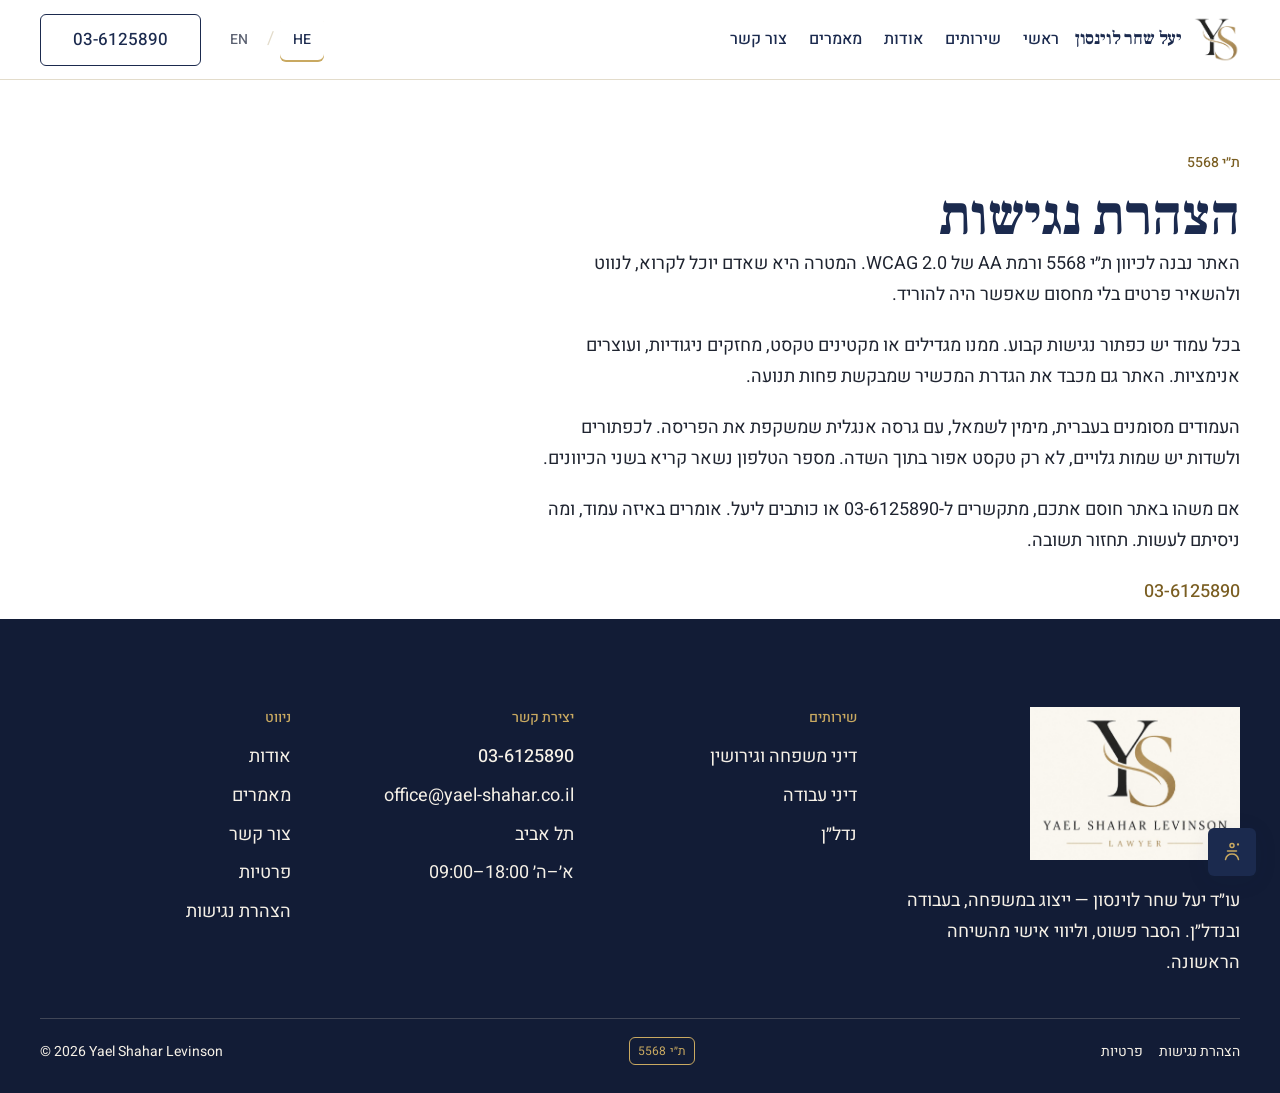
<file: accessibility.html>
<!DOCTYPE html>
<html lang="he" dir="rtl">
<head>
  <meta charset="utf-8">
  <meta name="viewport" content="width=device-width, initial-scale=1">
  <title data-en="Accessibility | Yael Shahar Levinson">הצהרת נגישות | יעל שחר לוינסון</title>
  <meta name="description" content="הצהרת הנגישות של אתר יעל שחר לוינסון, לפי עקרונות ת״י 5568." data-en="The accessibility statement for the Yael Shahar Levinson site.">
  <meta name="theme-color" content="#1B2A4E">
  <link rel="icon" href="images/favicon.png" type="image/png">
  <link rel="apple-touch-icon" href="images/apple-touch.png">
  <link rel="preconnect" href="https://fonts.googleapis.com">
  <link rel="preconnect" href="https://fonts.gstatic.com" crossorigin>
  <link href="https://fonts.googleapis.com/css2?family=Cormorant+Garamond:ital,wght@0,600;1,500&family=Frank+Ruhl+Libre:wght@400;500;700&family=Heebo:wght@400;500&display=swap" rel="stylesheet">
  <link rel="stylesheet" href="css/styles.css">
  <script>
  try {
    var lang = localStorage.getItem("cohen-lang");
    if (lang === "en") { document.documentElement.lang = "en"; document.documentElement.dir = "ltr"; }
    document.documentElement.classList.add("js");
    if (localStorage.getItem("cohen-motion") === "off") document.documentElement.classList.add("animations-off");
    if (localStorage.getItem("cohen-contrast") === "on") document.documentElement.classList.add("contrast");
    var fs = localStorage.getItem("cohen-font");
    if (fs) document.documentElement.style.fontSize = fs;
  } catch (e) {}
  </script>
  <noscript><style>.reveal{opacity:1!important;transform:none!important}</style></noscript>
</head>
<body data-page="accessibility">
  <a class="skip" href="#main" data-en="Skip to content">דלגו לתוכן</a>
  <header class="site-header">
    <div class="container header-inner">
      <a class="logo" href="index.html"><img class="logo-mark" src="images/logo-mark.png" alt=""><span class="logo-name" data-en="Yael Shahar Levinson">יעל שחר לוינסון</span></a>
      <nav class="desktop-nav" aria-label="ראשי" data-en-label="Primary">
        <a class="nav-link" href="index.html" data-en="Home">ראשי</a>
        <div class="has-sub">
          <button class="nav-link" type="button" aria-expanded="false" aria-controls="services-menu" data-en="Services">שירותים</button>
          <div id="services-menu" class="dropdown">
            <a href="family.html" data-en="Family law and divorce">דיני משפחה וגירושין</a>
            <a href="labor.html" data-en="Employment law">דיני עבודה</a>
            <a href="real-estate.html" data-en="Real estate">נדל״ן</a>
          </div>
        </div>
        <a class="nav-link" href="about.html" data-en="About">אודות</a>
        <a class="nav-link" href="articles.html" data-en="Articles">מאמרים</a>
        <a class="nav-link" href="contact.html" data-en="Contact">צור קשר</a>
      </nav>
      <div class="header-end">
        <div class="lang" role="group" aria-label="שפה" data-en-label="Language">
          <button type="button" data-set-lang="he" aria-pressed="true" aria-label="עברית" data-en-label="Hebrew">HE</button><span aria-hidden="true">/</span><button type="button" data-set-lang="en" aria-pressed="false" aria-label="English" data-en-label="English">EN</button>
        </div>
        <a class="btn btn-secondary header-cta" href="tel:+97236125890" dir="ltr" aria-label="התקשרו 03-6125890" data-en-label="Call 03-6125890">03-6125890</a>
        <button class="burger" type="button" aria-expanded="false" aria-controls="mobile-nav"><span class="burger-lines" aria-hidden="true"></span><span class="sr-only" data-en="Menu">תפריט</span></button>
      </div>
    </div>
  </header>
  <div id="mobile-nav" class="mobile-nav" hidden>
    <nav aria-label="נייד" data-en-label="Mobile">
      <a href="index.html" data-en="Home">ראשי</a>
      <p class="mobile-label" data-en="Services">שירותים</p>
      <a class="sub" href="family.html" data-en="Family law and divorce">דיני משפחה וגירושין</a>
      <a class="sub" href="labor.html" data-en="Employment law">דיני עבודה</a>
      <a class="sub" href="real-estate.html" data-en="Real estate">נדל״ן</a>
      <a href="about.html" data-en="About">אודות</a>
      <a href="articles.html" data-en="Articles">מאמרים</a>
      <a href="contact.html" data-en="Contact">צור קשר</a>
    </nav>
    <div class="mobile-nav-cta">
      <a class="btn btn-secondary on-dark" href="tel:+97236125890" dir="ltr">03-6125890</a>
      <a class="btn btn-on-navy" href="contact.html" data-en="Leave your details">השאר פרטים</a>
    </div>
  </div>
  <main id="main">
    <header class="page-hero">
      <div class="container article-wrap">
        <p class="eyebrow">ת״י 5568</p>
        <h1 data-en="Accessibility statement">הצהרת נגישות</h1>
        <div class="prose">
          <p data-en="This site is built toward the Israeli Standard 5568 and WCAG 2.0 Level AA. The aim is that a person can read, navigate, and leave details without a barrier we could have removed.">האתר נבנה לכיוון ת״י 5568 ורמת AA של WCAG 2.0. המטרה היא שאדם יוכל לקרוא, לנווט ולהשאיר פרטים בלי מחסום שאפשר היה להוריד.</p>
          <p data-en="On every page there is a fixed accessibility button. From it you can enlarge or reduce the text, strengthen the contrast, and stop animations. The site also respects the device setting that asks for less motion.">בכל עמוד יש כפתור נגישות קבוע. ממנו מגדילים או מקטינים טקסט, מחזקים ניגודיות, ועוצרים אנימציות. האתר גם מכבד את הגדרת המכשיר שמבקשת פחות תנועה.</p>
          <p data-en="Pages are marked in Hebrew, right to left, with an English version that mirrors the layout. Buttons and fields have visible names, not placeholder text alone. The phone number stays readable in both directions.">העמודים מסומנים בעברית, מימין לשמאל, עם גרסה אנגלית שמשקפת את הפריסה. לכפתורים ולשדות יש שמות גלויים, לא רק טקסט אפור בתוך השדה. מספר הטלפון נשאר קריא בשני הכיוונים.</p>
          <p data-en="If something on the site blocks you, call 03-6125890 or write to Yael. Say which page, and what you were trying to do. She will answer.">אם משהו באתר חוסם אתכם, מתקשרים ל-03-6125890 או כותבים ליעל. אומרים באיזה עמוד, ומה ניסיתם לעשות. תחזור תשובה.</p>
          <p class="follow"><a class="phone" href="tel:+97236125890" dir="ltr">03-6125890</a></p>
        </div>
      </div>
    </header>
  </main>
  <footer class="site-footer">
    <div class="container footer-grid">
      <div>
        <a class="logo logo-lockup" href="index.html"><img src="images/logo-full.png" alt="יעל שחר לוינסון"></a>
        <p data-en="Adv. Yael Shahar Levinson — family, employment, and real estate. A clear explanation, and personal guidance from the first call.">עו״ד יעל שחר לוינסון — ייצוג במשפחה, בעבודה ובנדל״ן. הסבר פשוט, וליווי אישי מהשיחה הראשונה.</p>
      </div>
      <div><h2 data-en="Services">שירותים</h2><div class="footer-links"><a href="family.html" data-en="Family law and divorce">דיני משפחה וגירושין</a><a href="labor.html" data-en="Employment law">דיני עבודה</a><a href="real-estate.html" data-en="Real estate">נדל״ן</a></div></div>
      <div><h2 data-en="Contact">יצירת קשר</h2><div class="footer-links"><a class="phone" href="tel:+97236125890" dir="ltr">03-6125890</a><a href="mailto:office@yael-shahar.co.il" dir="ltr">office@yael-shahar.co.il</a><p data-en="Tel Aviv">תל אביב</p><p><span data-en="Sun–Thu">א׳–ה׳</span> <span dir="ltr">09:00–18:00</span></p></div></div>
      <div><h2 data-en="Explore">ניווט</h2><div class="footer-links"><a href="about.html" data-en="About">אודות</a><a href="articles.html" data-en="Articles">מאמרים</a><a href="contact.html" data-en="Contact">צור קשר</a><a href="privacy.html" data-en="Privacy">פרטיות</a><a href="accessibility.html" data-en="Accessibility statement">הצהרת נגישות</a></div></div>
    </div>
    <div class="container footer-base">
      <nav aria-label="משני" data-en-label="Secondary"><a href="accessibility.html" data-en="Accessibility statement">הצהרת נגישות</a><a href="privacy.html" data-en="Privacy">פרטיות</a></nav>
      <p class="std">ת״י 5568</p>
      <p dir="ltr">© 2026 Yael Shahar Levinson</p>
    </div>
  </footer>
  <div class="mobile-bar"><a class="btn btn-secondary" href="tel:+97236125890" data-en="Call">התקשר</a><a class="btn btn-primary" href="contact.html" data-en="Leave your details">השאר פרטים</a></div>
  <div class="a11y-widget">
    <button class="a11y-toggle" type="button" aria-expanded="false" aria-controls="a11y-panel"><span class="sr-only" data-en="Accessibility">נגישות</span><svg width="24" height="24" viewBox="0 0 24 24" fill="none" aria-hidden="true"><circle cx="12" cy="5.5" r="2" stroke="#C9A961" stroke-width="1.5"/><path d="M5.5 19.5c.9-3.6 3-5.4 6.5-5.4s5.6 1.8 6.5 5.4" stroke="#C9A961" stroke-width="1.5" stroke-linecap="round"/><path d="M7.5 11h9" stroke="#C9A961" stroke-width="1.5" stroke-linecap="round"/><circle cx="18" cy="4.5" r="1.15" fill="#C9A961"/></svg></button>
    <div id="a11y-panel" class="a11y-panel" hidden>
      <p data-en="Accessibility">נגישות</p>
      <button type="button" data-font="up" data-en="Larger text">הגדלת טקסט</button>
      <button type="button" data-font="down" data-en="Smaller text">הקטנת טקסט</button>
      <button type="button" data-contrast aria-pressed="false" data-en="Contrast">ניגודיות</button>
      <button type="button" data-motion aria-pressed="false" data-en="Stop animations">עצירת אנימציות</button>
    </div>
  </div>
  <script src="js/main.js" defer></script>
</body>
</html>
</file>
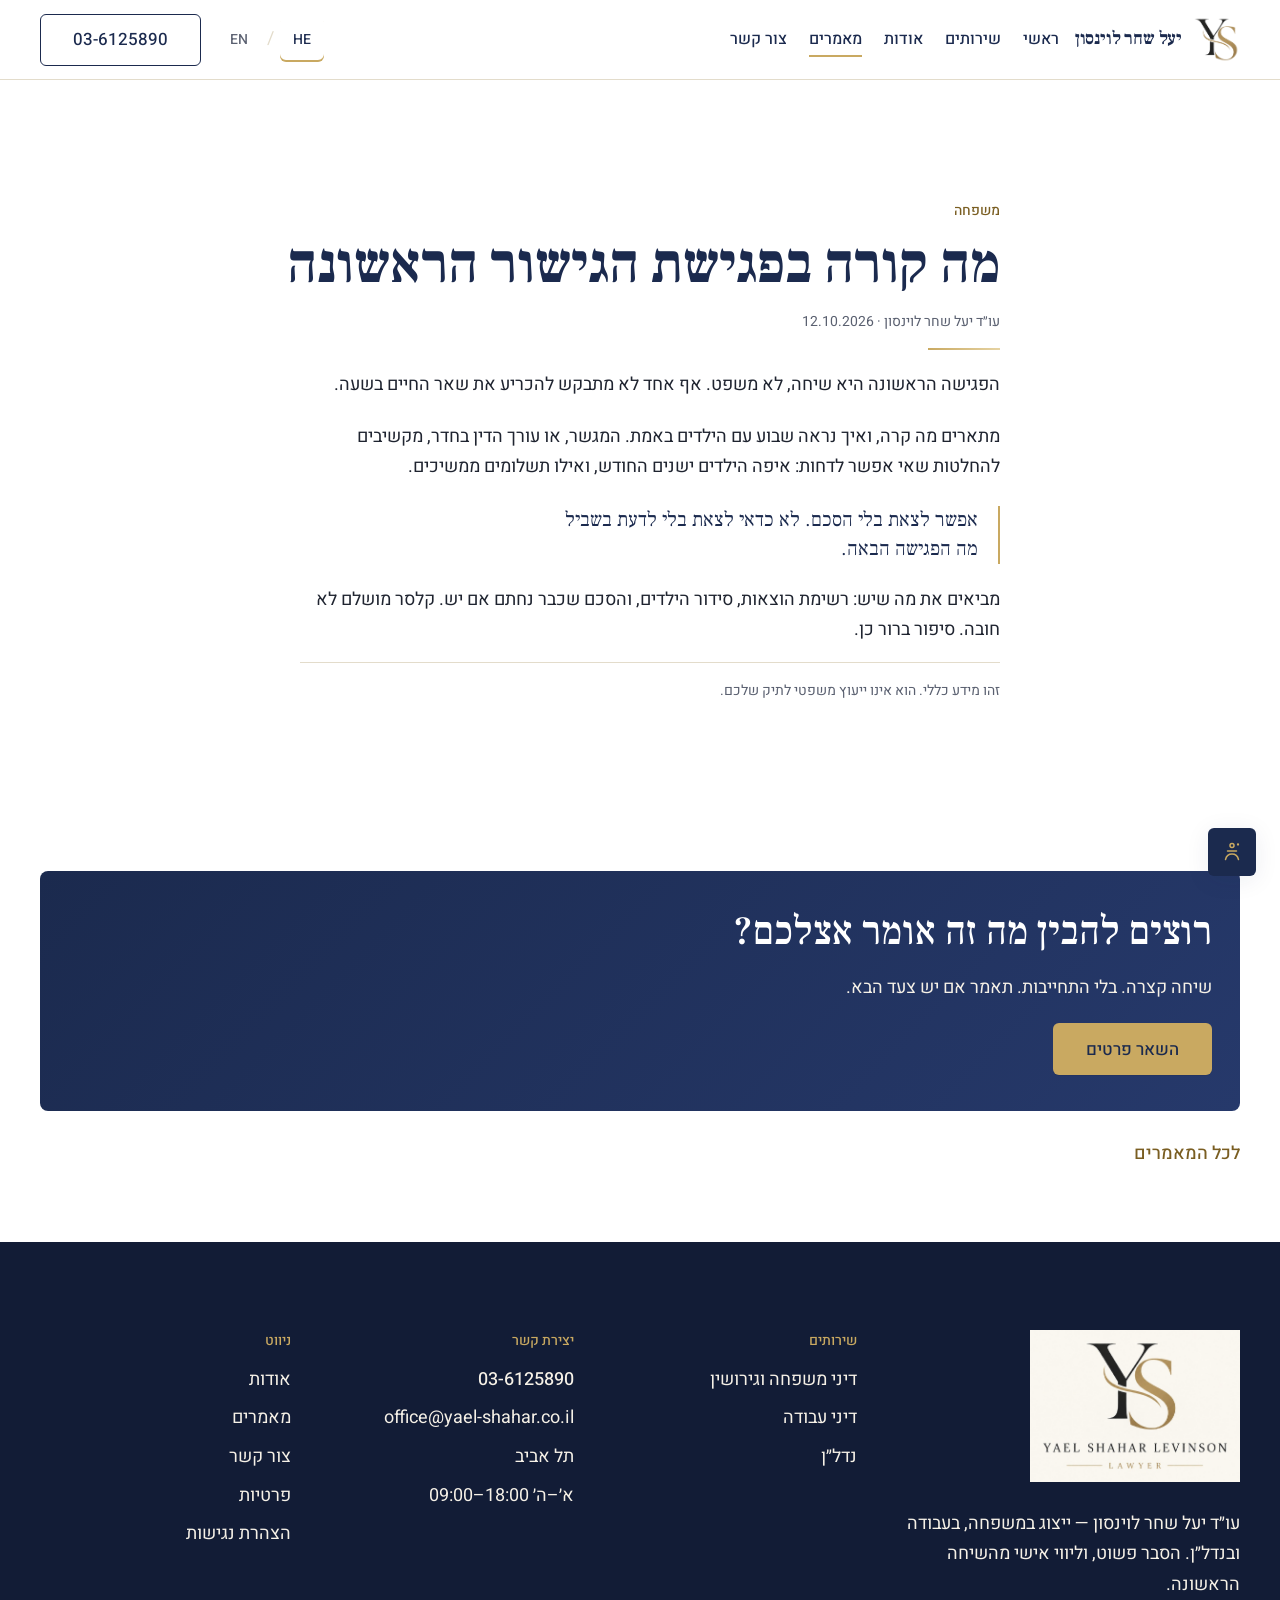
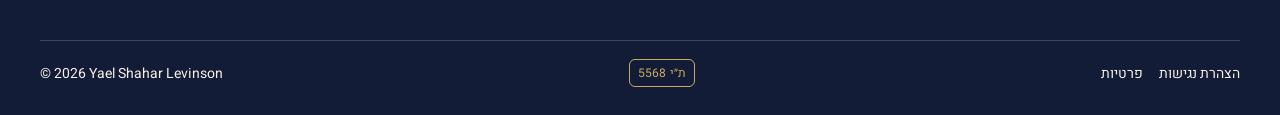
<file: article.html>
<!DOCTYPE html>
<html lang="he" dir="rtl">
<head>
  <meta charset="utf-8">
  <meta name="viewport" content="width=device-width, initial-scale=1">
  <title data-en="Article | Yael Shahar Levinson">מאמר | יעל שחר לוינסון</title>
  <meta name="description" content="מאמר מאת עו״ד יעל שחר לוינסון. מידע כללי, לא ייעוץ משפטי לתיק מסוים." data-en="An article by Adv. Yael Shahar Levinson. General information, not legal advice on a specific case.">
  <meta name="theme-color" content="#1B2A4E">
  <link rel="icon" href="images/favicon.png" type="image/png">
  <link rel="apple-touch-icon" href="images/apple-touch.png">
  <link rel="preconnect" href="https://fonts.googleapis.com">
  <link rel="preconnect" href="https://fonts.gstatic.com" crossorigin>
  <link href="https://fonts.googleapis.com/css2?family=Cormorant+Garamond:ital,wght@0,600;1,500&family=Frank+Ruhl+Libre:wght@400;500;700&family=Heebo:wght@400;500&display=swap" rel="stylesheet">
  <link rel="stylesheet" href="css/styles.css">
  <script>
  try {
    var lang = localStorage.getItem("cohen-lang");
    if (lang === "en") { document.documentElement.lang = "en"; document.documentElement.dir = "ltr"; }
    document.documentElement.classList.add("js");
    if (localStorage.getItem("cohen-motion") === "off") document.documentElement.classList.add("animations-off");
    if (localStorage.getItem("cohen-contrast") === "on") document.documentElement.classList.add("contrast");
    var fs = localStorage.getItem("cohen-font");
    if (fs) document.documentElement.style.fontSize = fs;
  } catch (e) {}
  </script>
  <noscript><style>.reveal{opacity:1!important;transform:none!important}</style></noscript>
</head>
<body data-page="article">
  <a class="skip" href="#main" data-en="Skip to content">דלגו לתוכן</a>
  <header class="site-header">
    <div class="container header-inner">
      <a class="logo" href="index.html"><img class="logo-mark" src="images/logo-mark.png" alt=""><span class="logo-name" data-en="Yael Shahar Levinson">יעל שחר לוינסון</span></a>
      <nav class="desktop-nav" aria-label="ראשי" data-en-label="Primary">
        <a class="nav-link" href="index.html" data-en="Home">ראשי</a>
        <div class="has-sub">
          <button class="nav-link" type="button" aria-expanded="false" aria-controls="services-menu" data-en="Services">שירותים</button>
          <div id="services-menu" class="dropdown">
            <a href="family.html" data-en="Family law and divorce">דיני משפחה וגירושין</a>
            <a href="labor.html" data-en="Employment law">דיני עבודה</a>
            <a href="real-estate.html" data-en="Real estate">נדל״ן</a>
          </div>
        </div>
        <a class="nav-link" href="about.html" data-en="About">אודות</a>
        <a class="nav-link" href="articles.html" data-en="Articles">מאמרים</a>
        <a class="nav-link" href="contact.html" data-en="Contact">צור קשר</a>
      </nav>
      <div class="header-end">
        <div class="lang" role="group" aria-label="שפה" data-en-label="Language">
          <button type="button" data-set-lang="he" aria-pressed="true" aria-label="עברית" data-en-label="Hebrew">HE</button><span aria-hidden="true">/</span><button type="button" data-set-lang="en" aria-pressed="false" aria-label="English" data-en-label="English">EN</button>
        </div>
        <a class="btn btn-secondary header-cta" href="tel:+97236125890" dir="ltr" aria-label="התקשרו 03-6125890" data-en-label="Call 03-6125890">03-6125890</a>
        <button class="burger" type="button" aria-expanded="false" aria-controls="mobile-nav"><span class="burger-lines" aria-hidden="true"></span><span class="sr-only" data-en="Menu">תפריט</span></button>
      </div>
    </div>
  </header>
  <div id="mobile-nav" class="mobile-nav" hidden>
    <nav aria-label="נייד" data-en-label="Mobile">
      <a href="index.html" data-en="Home">ראשי</a>
      <p class="mobile-label" data-en="Services">שירותים</p>
      <a class="sub" href="family.html" data-en="Family law and divorce">דיני משפחה וגירושין</a>
      <a class="sub" href="labor.html" data-en="Employment law">דיני עבודה</a>
      <a class="sub" href="real-estate.html" data-en="Real estate">נדל״ן</a>
      <a href="about.html" data-en="About">אודות</a>
      <a href="articles.html" data-en="Articles">מאמרים</a>
      <a href="contact.html" data-en="Contact">צור קשר</a>
    </nav>
    <div class="mobile-nav-cta">
      <a class="btn btn-secondary on-dark" href="tel:+97236125890" dir="ltr">03-6125890</a>
      <a class="btn btn-on-navy" href="contact.html" data-en="Leave your details">השאר פרטים</a>
    </div>
  </div>
  <main id="main">
    <article class="section section-tight" data-article="mediation">
      <div class="article-wrap">
        <p class="eyebrow article-kicker" data-en="Family">משפחה</p>
        <h1 data-en="What happens in the first mediation meeting">מה קורה בפגישת הגישור הראשונה</h1>
        <p class="byline caption"><span data-en="Adv. Yael Shahar Levinson">עו״ד יעל שחר לוינסון</span> · <time datetime="2026-10-12">12.10.2026</time></p>
        <hr class="gold-rule" aria-hidden="true">
        <div class="prose">
          <p data-en="The first meeting is a conversation, not a trial. Nobody is asked to decide the rest of their life in an hour.">הפגישה הראשונה היא שיחה, לא משפט. אף אחד לא מתבקש להכריע את שאר החיים בשעה.</p>
          <p data-en="You describe what happened, and what a week with the children actually looks like. The mediator, or the lawyer in the room, listens for the decisions that cannot wait: where the children sleep this month, and which payments continue.">מתארים מה קרה, ואיך נראה שבוע עם הילדים באמת. המגשר, או עורך הדין בחדר, מקשיבים להחלטות שאי אפשר לדחות: איפה הילדים ישנים החודש, ואילו תשלומים ממשיכים.</p>
          <p class="quote" data-en="You can leave without an agreement. You should not leave without knowing what the next meeting is for.">אפשר לצאת בלי הסכם. לא כדאי לצאת בלי לדעת בשביל מה הפגישה הבאה.</p>
          <p data-en="Bring what you have: a list of expenses, the children's schedule, and any agreement that was already signed. Perfect binders are not required. A clear story is.">מביאים את מה שיש: רשימת הוצאות, סידור הילדים, והסכם שכבר נחתם אם יש. קלסר מושלם לא חובה. סיפור ברור כן.</p>
          <p class="disclaimer" data-en="This is general information. It is not legal advice on your case.">זהו מידע כללי. הוא אינו ייעוץ משפטי לתיק שלכם.</p>
        </div>
      </div>
    </article>
    <article class="section section-tight" data-article="hearing" hidden>
      <div class="article-wrap">
        <p class="eyebrow article-kicker" data-en="Employment">עבודה</p>
        <h1 data-en="Dismissal without a hearing: what to check first">פיטורים בלי שימוע: מה בודקים קודם</h1>
        <p class="byline caption"><span data-en="Adv. Yael Shahar Levinson">עו״ד יעל שחר לוינסון</span> · <time datetime="2026-09-28">28.09.2026</time></p>
        <hr class="gold-rule" aria-hidden="true">
        <div class="prose">
          <p data-en="A missing hearing is a real question. It is not the only one, and it is not a result by itself.">שימוע שלא התקיים הוא שאלה אמיתית. הוא לא השאלה היחידה, והוא לא תוצאה בפני עצמו.</p>
          <p data-en="Before anything is sent, read three papers side by side: the invitation, if there was one; the dismissal letter; and the last payslip. The dates matter as much as the adjectives.">לפני ששולחים משהו, קוראים שלושה מסמכים זה לצד זה: ההזמנה, אם הייתה; מכתב הפיטורים; והתלוש האחרון. התאריכים חשובים כמו שמות התואר.</p>
          <p class="quote" data-en="Do not sign a waiver in the hallway because someone is waiting by the door.">לא חותמים על ויתור במסדרון כי מישהו מחכה ליד הדלת.</p>
          <p data-en="Seniority, the reason written in the letter, and what you were asked to sign that same day all change the path. A lawyer can say which of them is worth a letter, and which is noise.">הוותק, הנימוק שבמכתב, ומה שביקשו לחתום עליו באותו יום משנים את הדרך. עורך דין יכול לומר מה מהם שווה מכתב, ומה רעש.</p>
          <p class="disclaimer" data-en="This is general information. It is not legal advice on your case.">זהו מידע כללי. הוא אינו ייעוץ משפטי לתיק שלכם.</p>
        </div>
      </div>
    </article>
    <article class="section section-tight" data-article="contract" hidden>
      <div class="article-wrap">
        <p class="eyebrow article-kicker" data-en="Real estate">נדל״ן</p>
        <h1 data-en="Five clauses buyers miss in a sale contract">חמישה סעיפים שקונים מפספסים בחוזה מכר</h1>
        <p class="byline caption"><span data-en="Adv. Yael Shahar Levinson">עו״ד יעל שחר לוינסון</span> · <time datetime="2026-09-02">02.09.2026</time></p>
        <hr class="gold-rule" aria-hidden="true">
        <div class="prose">
          <p data-en="The price is rarely the clause that hurts. The date, the delay, and the condition of the apartment are.">המחיר הוא כמעט אף פעם לא הסעיף שכואב. התאריך, האיחור, ומצב הדירה כן.</p>
          <p data-en="Read, slowly: when possession is given; what happens if it is late; which fixtures stay; who pays which tax, and when; and what 'as is' is doing in a sentence that looked harmless.">קוראים לאט: מתי נמסרת החזקה; מה קורה אם מאחרים; מה מהאבזור נשאר; מי משלם איזה מס, ומתי; ומה עושה המשפט 'כמות שהוא' בתוך משפט שנראה תמים.</p>
          <p class="quote" data-en="A memorandum of understanding is already a promise. Bring it before it feels too late to ask.">זיכרון דברים הוא כבר הבטחה. מביאים אותו לפני שמרגיש מאוחר מדי לשאול.</p>
          <p data-en="None of these lines is exotic. They are the lines people skip because the visit to the apartment felt good. The contract is where that feeling gets a date.">אף אחת מהשורות האלה לא אקזוטית. אלה השורות שמדלגים עליהן כי הביקור בדירה הרגיש טוב. החוזה הוא המקום שבו לתחושה יש תאריך.</p>
          <p class="disclaimer" data-en="This is general information. It is not legal advice on your deal.">זהו מידע כללי. הוא אינו ייעוץ משפטי לעסקה שלכם.</p>
        </div>
      </div>
    </article>
    <article class="section section-tight" data-article="support" hidden>
      <div class="article-wrap">
        <p class="eyebrow article-kicker" data-en="Family">משפחה</p>
        <h1 data-en="Child support: three questions before you file">מזונות: שלוש שאלות לפני שמגישים</h1>
        <p class="byline caption"><span data-en="Adv. Yael Shahar Levinson">עו״ד יעל שחר לוינסון</span> · <time datetime="2026-08-18">18.08.2026</time></p>
        <hr class="gold-rule" aria-hidden="true">
        <div class="prose">
          <p data-en="Before a claim, it helps to know three things: where the children spend their nights, what each parent earns, and what is already being paid without a court order.">לפני תביעה, עוזר לדעת שלושה דברים: איפה הילדים לנים, מה כל הורה משתכר, ומה כבר משולם בלי צו.</p>
          <p data-en="A number pulled from a friend's case is not a number for yours. Ages, incomes, and the time each parent actually spends with the children move the result.">מספר שנלקח מתיק של חבר הוא לא מספר לתיק שלכם. גילאים, הכנסות, והזמן שכל הורה באמת נמצא עם הילדים מזיזים את התוצאה.</p>
          <p class="quote" data-en="The goal of the first conversation is a range you can plan a month around. Not a promise.">המטרה של השיחה הראשונה היא טווח שאפשר לתכנן סביבו חודש. לא הבטחה.</p>
          <p data-en="Bring payslips and a simple list of the children's expenses. Estimates are allowed. Invention is not useful.">מביאים תלושים ורשימה פשוטה של הוצאות הילדים. הערכות מותרות. המצאה לא מועילה.</p>
          <p class="disclaimer" data-en="This is general information. It is not legal advice on your case.">זהו מידע כללי. הוא אינו ייעוץ משפטי לתיק שלכם.</p>
        </div>
      </div>
    </article>
    <article class="section section-tight" data-article="severance" hidden>
      <div class="article-wrap">
        <p class="eyebrow article-kicker" data-en="Employment">עבודה</p>
        <h1 data-en="Severance, without the small print first">פיצויי פיטורים, בלי האותיות הקטנות קודם</h1>
        <p class="byline caption"><span data-en="Adv. Yael Shahar Levinson">עו״ד יעל שחר לוינסון</span> · <time datetime="2026-07-30">30.07.2026</time></p>
        <hr class="gold-rule" aria-hidden="true">
        <div class="prose">
          <p data-en="Severance is not one sum at the bottom of a letter. Part of it may already sit in a pension fund. Part of it may not.">פיצויי פיטורים הם לא סכום אחד בתחתית מכתב. חלק מהם אולי כבר יושב בקופת פנסיה. חלק לא.</p>
          <p data-en="Ask for the calculation in writing: the salary it used, the years it counted, and what was already deposited in your name. Then compare it to the payslips, not to a colleague's story.">מבקשים את החישוב בכתב: איזו משכורת שימשה אותו, אילו שנים נספרו, ומה כבר הופקד על שמכם. אחר כך משווים לתלושים, לא לסיפור של קולגה.</p>
          <p class="quote" data-en="A release that says you have no further claims is the sentence to read twice.">כתב ויתור שאומר שאין לכם תביעות נוספות הוא המשפט שקוראים פעמיים.</p>
          <p data-en="If the numbers do not match, that is a reason for a conversation before a signature. It is not, by itself, a reason to panic.">אם המספרים לא מסתדרים, זו סיבה לשיחה לפני חתימה. זו לא, כשלעצמה, סיבה להיבהל.</p>
          <p class="disclaimer" data-en="This is general information. It is not legal advice on your case.">זהו מידע כללי. הוא אינו ייעוץ משפטי לתיק שלכם.</p>
        </div>
      </div>
    </article>
    <article class="section section-tight" data-article="title" hidden>
      <div class="article-wrap">
        <p class="eyebrow article-kicker" data-en="Real estate">נדל״ן</p>
        <h1 data-en="What to read in a land extract">מה קוראים בנסח טאבו</h1>
        <p class="byline caption"><span data-en="Adv. Yael Shahar Levinson">עו״ד יעל שחר לוינסון</span> · <time datetime="2026-07-09">09.07.2026</time></p>
        <hr class="gold-rule" aria-hidden="true">
        <div class="prose">
          <p data-en="The extract is a short document with a long memory. It says who owns, what is attached to the property, and which warnings are sitting on it.">הנסח הוא מסמך קצר עם זיכרון ארוך. הוא אומר מי הבעלים, מה צמוד לנכס, ואילו הערות יושבות עליו.</p>
          <p data-en="Look for three things before you fall in love with the kitchen: the names of the owners, any cautionary note or mortgage, and whether the apartment in the listing is the same unit in the extract.">מחפשים שלושה דברים לפני שמתאהבים במטבח: שמות הבעלים, הערת אזהרה או משכנתה, והאם הדירה במודעה היא אותה יחידה בנסח.</p>
          <p class="quote" data-en="A fresh extract is cheap. A surprise at signing is not.">נסח עדכני זול. הפתעה ביום החתימה לא.</p>
          <p data-en="If the building is not yet registered, the extract will not tell the whole story. The contract with the developer, and the company's papers, have to sit beside it.">אם הבניין עוד לא רשום, הנסח לא יספר את כל הסיפור. החוזה מול היזם, ומסמכי החברה, צריכים לשבת לידו.</p>
          <p class="disclaimer" data-en="This is general information. It is not legal advice on your deal.">זהו מידע כללי. הוא אינו ייעוץ משפטי לעסקה שלכם.</p>
        </div>
      </div>
    </article>
    <div class="container">
      <aside class="article-cta on-navy">
        <h2 data-en="Want this applied to your situation?">רוצים להבין מה זה אומר אצלכם?</h2>
        <p class="lede" data-en="A short conversation. No obligation. She will say whether there is a next step.">שיחה קצרה. בלי התחייבות. תאמר אם יש צעד הבא.</p>
        <a class="btn btn-on-navy" href="contact.html" data-en="Leave your details">השאר פרטים</a>
      </aside>
      <p class="follow"><a class="text-link" href="articles.html" data-en="All articles">לכל המאמרים</a></p>
    </div>
  </main>
  <footer class="site-footer">
    <div class="container footer-grid">
      <div>
        <a class="logo logo-lockup" href="index.html"><img src="images/logo-full.png" alt="יעל שחר לוינסון"></a>
        <p data-en="Adv. Yael Shahar Levinson — family, employment, and real estate. A clear explanation, and personal guidance from the first call.">עו״ד יעל שחר לוינסון — ייצוג במשפחה, בעבודה ובנדל״ן. הסבר פשוט, וליווי אישי מהשיחה הראשונה.</p>
      </div>
      <div><h2 data-en="Services">שירותים</h2><div class="footer-links"><a href="family.html" data-en="Family law and divorce">דיני משפחה וגירושין</a><a href="labor.html" data-en="Employment law">דיני עבודה</a><a href="real-estate.html" data-en="Real estate">נדל״ן</a></div></div>
      <div><h2 data-en="Contact">יצירת קשר</h2><div class="footer-links"><a class="phone" href="tel:+97236125890" dir="ltr">03-6125890</a><a href="mailto:office@yael-shahar.co.il" dir="ltr">office@yael-shahar.co.il</a><p data-en="Tel Aviv">תל אביב</p><p><span data-en="Sun–Thu">א׳–ה׳</span> <span dir="ltr">09:00–18:00</span></p></div></div>
      <div><h2 data-en="Explore">ניווט</h2><div class="footer-links"><a href="about.html" data-en="About">אודות</a><a href="articles.html" data-en="Articles">מאמרים</a><a href="contact.html" data-en="Contact">צור קשר</a><a href="privacy.html" data-en="Privacy">פרטיות</a><a href="accessibility.html" data-en="Accessibility statement">הצהרת נגישות</a></div></div>
    </div>
    <div class="container footer-base">
      <nav aria-label="משני" data-en-label="Secondary"><a href="accessibility.html" data-en="Accessibility statement">הצהרת נגישות</a><a href="privacy.html" data-en="Privacy">פרטיות</a></nav>
      <p class="std">ת״י 5568</p>
      <p dir="ltr">© 2026 Yael Shahar Levinson</p>
    </div>
  </footer>
  <div class="mobile-bar"><a class="btn btn-secondary" href="tel:+97236125890" data-en="Call">התקשר</a><a class="btn btn-primary" href="contact.html" data-en="Leave your details">השאר פרטים</a></div>
  <div class="a11y-widget">
    <button class="a11y-toggle" type="button" aria-expanded="false" aria-controls="a11y-panel"><span class="sr-only" data-en="Accessibility">נגישות</span><svg width="24" height="24" viewBox="0 0 24 24" fill="none" aria-hidden="true"><circle cx="12" cy="5.5" r="2" stroke="#C9A961" stroke-width="1.5"/><path d="M5.5 19.5c.9-3.6 3-5.4 6.5-5.4s5.6 1.8 6.5 5.4" stroke="#C9A961" stroke-width="1.5" stroke-linecap="round"/><path d="M7.5 11h9" stroke="#C9A961" stroke-width="1.5" stroke-linecap="round"/><circle cx="18" cy="4.5" r="1.15" fill="#C9A961"/></svg></button>
    <div id="a11y-panel" class="a11y-panel" hidden>
      <p data-en="Accessibility">נגישות</p>
      <button type="button" data-font="up" data-en="Larger text">הגדלת טקסט</button>
      <button type="button" data-font="down" data-en="Smaller text">הקטנת טקסט</button>
      <button type="button" data-contrast aria-pressed="false" data-en="Contrast">ניגודיות</button>
      <button type="button" data-motion aria-pressed="false" data-en="Stop animations">עצירת אנימציות</button>
    </div>
  </div>
  <script src="js/main.js" defer></script>
</body>
</html>
</file>
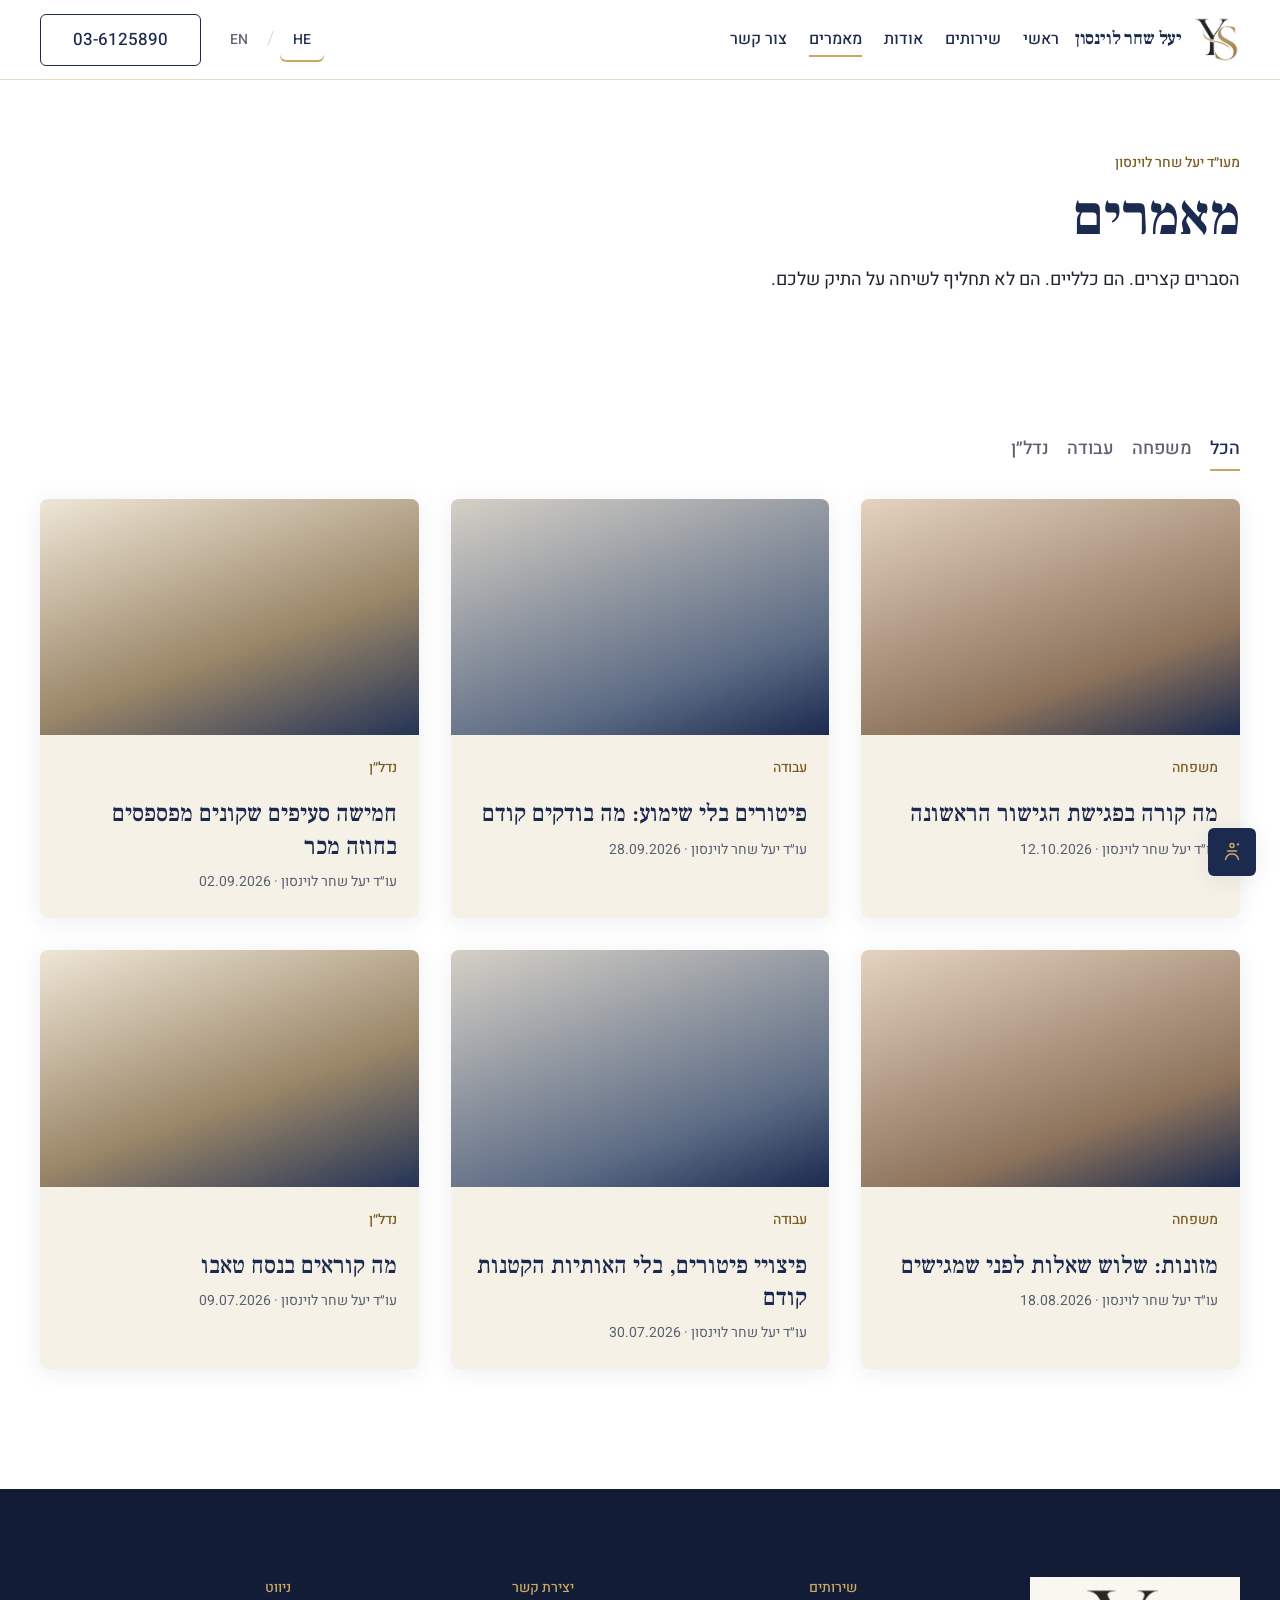
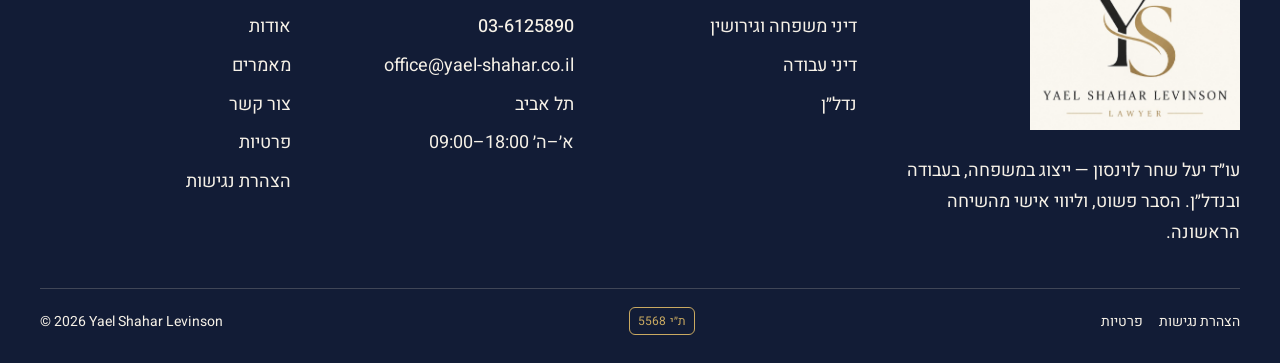
<file: articles.html>
<!DOCTYPE html>
<html lang="he" dir="rtl">
<head>
  <meta charset="utf-8">
  <meta name="viewport" content="width=device-width, initial-scale=1">
  <title data-en="Articles | Yael Shahar Levinson">מאמרים | יעל שחר לוינסון</title>
  <meta name="description" content="מאמרים קצרים על דיני משפחה, דיני עבודה ונדל״ן. מידע כללי, לא ייעוץ לתיק מסוים." data-en="Short articles on family law, employment, and real estate. General information, not advice on a specific case.">
  <meta name="theme-color" content="#1B2A4E">
  <link rel="icon" href="images/favicon.png" type="image/png">
  <link rel="apple-touch-icon" href="images/apple-touch.png">
  <link rel="preconnect" href="https://fonts.googleapis.com">
  <link rel="preconnect" href="https://fonts.gstatic.com" crossorigin>
  <link href="https://fonts.googleapis.com/css2?family=Cormorant+Garamond:ital,wght@0,600;1,500&family=Frank+Ruhl+Libre:wght@400;500;700&family=Heebo:wght@400;500&display=swap" rel="stylesheet">
  <link rel="stylesheet" href="css/styles.css">
  <script>
  try {
    var lang = localStorage.getItem("cohen-lang");
    if (lang === "en") { document.documentElement.lang = "en"; document.documentElement.dir = "ltr"; }
    document.documentElement.classList.add("js");
    if (localStorage.getItem("cohen-motion") === "off") document.documentElement.classList.add("animations-off");
    if (localStorage.getItem("cohen-contrast") === "on") document.documentElement.classList.add("contrast");
    var fs = localStorage.getItem("cohen-font");
    if (fs) document.documentElement.style.fontSize = fs;
  } catch (e) {}
  </script>
  <noscript><style>.reveal{opacity:1!important;transform:none!important}</style></noscript>
</head>
<body data-page="articles">
  <a class="skip" href="#main" data-en="Skip to content">דלגו לתוכן</a>
  <header class="site-header">
    <div class="container header-inner">
      <a class="logo" href="index.html"><img class="logo-mark" src="images/logo-mark.png" alt=""><span class="logo-name" data-en="Yael Shahar Levinson">יעל שחר לוינסון</span></a>
      <nav class="desktop-nav" aria-label="ראשי" data-en-label="Primary">
        <a class="nav-link" href="index.html" data-en="Home">ראשי</a>
        <div class="has-sub">
          <button class="nav-link" type="button" aria-expanded="false" aria-controls="services-menu" data-en="Services">שירותים</button>
          <div id="services-menu" class="dropdown">
            <a href="family.html" data-en="Family law and divorce">דיני משפחה וגירושין</a>
            <a href="labor.html" data-en="Employment law">דיני עבודה</a>
            <a href="real-estate.html" data-en="Real estate">נדל״ן</a>
          </div>
        </div>
        <a class="nav-link" href="about.html" data-en="About">אודות</a>
        <a class="nav-link" href="articles.html" data-en="Articles">מאמרים</a>
        <a class="nav-link" href="contact.html" data-en="Contact">צור קשר</a>
      </nav>
      <div class="header-end">
        <div class="lang" role="group" aria-label="שפה" data-en-label="Language">
          <button type="button" data-set-lang="he" aria-pressed="true" aria-label="עברית" data-en-label="Hebrew">HE</button><span aria-hidden="true">/</span><button type="button" data-set-lang="en" aria-pressed="false" aria-label="English" data-en-label="English">EN</button>
        </div>
        <a class="btn btn-secondary header-cta" href="tel:+97236125890" dir="ltr" aria-label="התקשרו 03-6125890" data-en-label="Call 03-6125890">03-6125890</a>
        <button class="burger" type="button" aria-expanded="false" aria-controls="mobile-nav"><span class="burger-lines" aria-hidden="true"></span><span class="sr-only" data-en="Menu">תפריט</span></button>
      </div>
    </div>
  </header>
  <div id="mobile-nav" class="mobile-nav" hidden>
    <nav aria-label="נייד" data-en-label="Mobile">
      <a href="index.html" data-en="Home">ראשי</a>
      <p class="mobile-label" data-en="Services">שירותים</p>
      <a class="sub" href="family.html" data-en="Family law and divorce">דיני משפחה וגירושין</a>
      <a class="sub" href="labor.html" data-en="Employment law">דיני עבודה</a>
      <a class="sub" href="real-estate.html" data-en="Real estate">נדל״ן</a>
      <a href="about.html" data-en="About">אודות</a>
      <a href="articles.html" data-en="Articles">מאמרים</a>
      <a href="contact.html" data-en="Contact">צור קשר</a>
    </nav>
    <div class="mobile-nav-cta">
      <a class="btn btn-secondary on-dark" href="tel:+97236125890" dir="ltr">03-6125890</a>
      <a class="btn btn-on-navy" href="contact.html" data-en="Leave your details">השאר פרטים</a>
    </div>
  </div>
  <main id="main">
    <header class="page-hero">
      <div class="container">
        <p class="eyebrow" data-en="From Yael Shahar Levinson">מעו״ד יעל שחר לוינסון</p>
        <h1 data-en="Articles">מאמרים</h1>
        <p class="lede" data-en="Short explanations. They are general. They are not a substitute for a conversation about your case.">הסברים קצרים. הם כלליים. הם לא תחליף לשיחה על התיק שלכם.</p>
      </div>
    </header>
    <section class="section section-tight">
      <div class="container">
        <div class="filters" role="group" aria-label="סינון לפי תחום" data-en-label="Filter by area">
          <button type="button" data-filter="all" aria-pressed="true" data-en="All">הכל</button>
          <button type="button" data-filter="family" aria-pressed="false" data-en="Family">משפחה</button>
          <button type="button" data-filter="labor" aria-pressed="false" data-en="Employment">עבודה</button>
          <button type="button" data-filter="realestate" aria-pressed="false" data-en="Real estate">נדל״ן</button>
        </div>
        <div class="post-grid">
          <article class="post-card topic-family" data-topic="family">
            <a class="post-link" href="article.html?id=mediation">
              <span class="post-media" aria-hidden="true"></span>
              <span class="post-body">
                <span class="eyebrow" data-en="Family">משפחה</span>
                <h3 data-en="What happens in the first mediation meeting">מה קורה בפגישת הגישור הראשונה</h3>
                <span class="caption"><span data-en="Adv. Yael Shahar Levinson">עו״ד יעל שחר לוינסון</span> · <time datetime="2026-10-12">12.10.2026</time></span>
              </span>
            </a>
          </article>
          <article class="post-card topic-labor" data-topic="labor">
            <a class="post-link" href="article.html?id=hearing">
              <span class="post-media" aria-hidden="true"></span>
              <span class="post-body">
                <span class="eyebrow" data-en="Employment">עבודה</span>
                <h3 data-en="Dismissal without a hearing: what to check first">פיטורים בלי שימוע: מה בודקים קודם</h3>
                <span class="caption"><span data-en="Adv. Yael Shahar Levinson">עו״ד יעל שחר לוינסון</span> · <time datetime="2026-09-28">28.09.2026</time></span>
              </span>
            </a>
          </article>
          <article class="post-card topic-realestate" data-topic="realestate">
            <a class="post-link" href="article.html?id=contract">
              <span class="post-media" aria-hidden="true"></span>
              <span class="post-body">
                <span class="eyebrow" data-en="Real estate">נדל״ן</span>
                <h3 data-en="Five clauses buyers miss in a sale contract">חמישה סעיפים שקונים מפספסים בחוזה מכר</h3>
                <span class="caption"><span data-en="Adv. Yael Shahar Levinson">עו״ד יעל שחר לוינסון</span> · <time datetime="2026-09-02">02.09.2026</time></span>
              </span>
            </a>
          </article>
          <article class="post-card topic-family" data-topic="family">
            <a class="post-link" href="article.html?id=support">
              <span class="post-media" aria-hidden="true"></span>
              <span class="post-body">
                <span class="eyebrow" data-en="Family">משפחה</span>
                <h3 data-en="Child support: three questions before you file">מזונות: שלוש שאלות לפני שמגישים</h3>
                <span class="caption"><span data-en="Adv. Yael Shahar Levinson">עו״ד יעל שחר לוינסון</span> · <time datetime="2026-08-18">18.08.2026</time></span>
              </span>
            </a>
          </article>
          <article class="post-card topic-labor" data-topic="labor">
            <a class="post-link" href="article.html?id=severance">
              <span class="post-media" aria-hidden="true"></span>
              <span class="post-body">
                <span class="eyebrow" data-en="Employment">עבודה</span>
                <h3 data-en="Severance, without the small print first">פיצויי פיטורים, בלי האותיות הקטנות קודם</h3>
                <span class="caption"><span data-en="Adv. Yael Shahar Levinson">עו״ד יעל שחר לוינסון</span> · <time datetime="2026-07-30">30.07.2026</time></span>
              </span>
            </a>
          </article>
          <article class="post-card topic-realestate" data-topic="realestate">
            <a class="post-link" href="article.html?id=title">
              <span class="post-media" aria-hidden="true"></span>
              <span class="post-body">
                <span class="eyebrow" data-en="Real estate">נדל״ן</span>
                <h3 data-en="What to read in a land extract">מה קוראים בנסח טאבו</h3>
                <span class="caption"><span data-en="Adv. Yael Shahar Levinson">עו״ד יעל שחר לוינסון</span> · <time datetime="2026-07-09">09.07.2026</time></span>
              </span>
            </a>
          </article>
        </div>
      </div>
    </section>
  </main>
  <footer class="site-footer">
    <div class="container footer-grid">
      <div>
        <a class="logo logo-lockup" href="index.html"><img src="images/logo-full.png" alt="יעל שחר לוינסון"></a>
        <p data-en="Adv. Yael Shahar Levinson — family, employment, and real estate. A clear explanation, and personal guidance from the first call.">עו״ד יעל שחר לוינסון — ייצוג במשפחה, בעבודה ובנדל״ן. הסבר פשוט, וליווי אישי מהשיחה הראשונה.</p>
      </div>
      <div><h2 data-en="Services">שירותים</h2><div class="footer-links"><a href="family.html" data-en="Family law and divorce">דיני משפחה וגירושין</a><a href="labor.html" data-en="Employment law">דיני עבודה</a><a href="real-estate.html" data-en="Real estate">נדל״ן</a></div></div>
      <div><h2 data-en="Contact">יצירת קשר</h2><div class="footer-links"><a class="phone" href="tel:+97236125890" dir="ltr">03-6125890</a><a href="mailto:office@yael-shahar.co.il" dir="ltr">office@yael-shahar.co.il</a><p data-en="Tel Aviv">תל אביב</p><p><span data-en="Sun–Thu">א׳–ה׳</span> <span dir="ltr">09:00–18:00</span></p></div></div>
      <div><h2 data-en="Explore">ניווט</h2><div class="footer-links"><a href="about.html" data-en="About">אודות</a><a href="articles.html" data-en="Articles">מאמרים</a><a href="contact.html" data-en="Contact">צור קשר</a><a href="privacy.html" data-en="Privacy">פרטיות</a><a href="accessibility.html" data-en="Accessibility statement">הצהרת נגישות</a></div></div>
    </div>
    <div class="container footer-base">
      <nav aria-label="משני" data-en-label="Secondary"><a href="accessibility.html" data-en="Accessibility statement">הצהרת נגישות</a><a href="privacy.html" data-en="Privacy">פרטיות</a></nav>
      <p class="std">ת״י 5568</p>
      <p dir="ltr">© 2026 Yael Shahar Levinson</p>
    </div>
  </footer>
  <div class="mobile-bar"><a class="btn btn-secondary" href="tel:+97236125890" data-en="Call">התקשר</a><a class="btn btn-primary" href="contact.html" data-en="Leave your details">השאר פרטים</a></div>
  <div class="a11y-widget">
    <button class="a11y-toggle" type="button" aria-expanded="false" aria-controls="a11y-panel"><span class="sr-only" data-en="Accessibility">נגישות</span><svg width="24" height="24" viewBox="0 0 24 24" fill="none" aria-hidden="true"><circle cx="12" cy="5.5" r="2" stroke="#C9A961" stroke-width="1.5"/><path d="M5.5 19.5c.9-3.6 3-5.4 6.5-5.4s5.6 1.8 6.5 5.4" stroke="#C9A961" stroke-width="1.5" stroke-linecap="round"/><path d="M7.5 11h9" stroke="#C9A961" stroke-width="1.5" stroke-linecap="round"/><circle cx="18" cy="4.5" r="1.15" fill="#C9A961"/></svg></button>
    <div id="a11y-panel" class="a11y-panel" hidden>
      <p data-en="Accessibility">נגישות</p>
      <button type="button" data-font="up" data-en="Larger text">הגדלת טקסט</button>
      <button type="button" data-font="down" data-en="Smaller text">הקטנת טקסט</button>
      <button type="button" data-contrast aria-pressed="false" data-en="Contrast">ניגודיות</button>
      <button type="button" data-motion aria-pressed="false" data-en="Stop animations">עצירת אנימציות</button>
    </div>
  </div>
  <script src="js/main.js" defer></script>
</body>
</html>
</file>
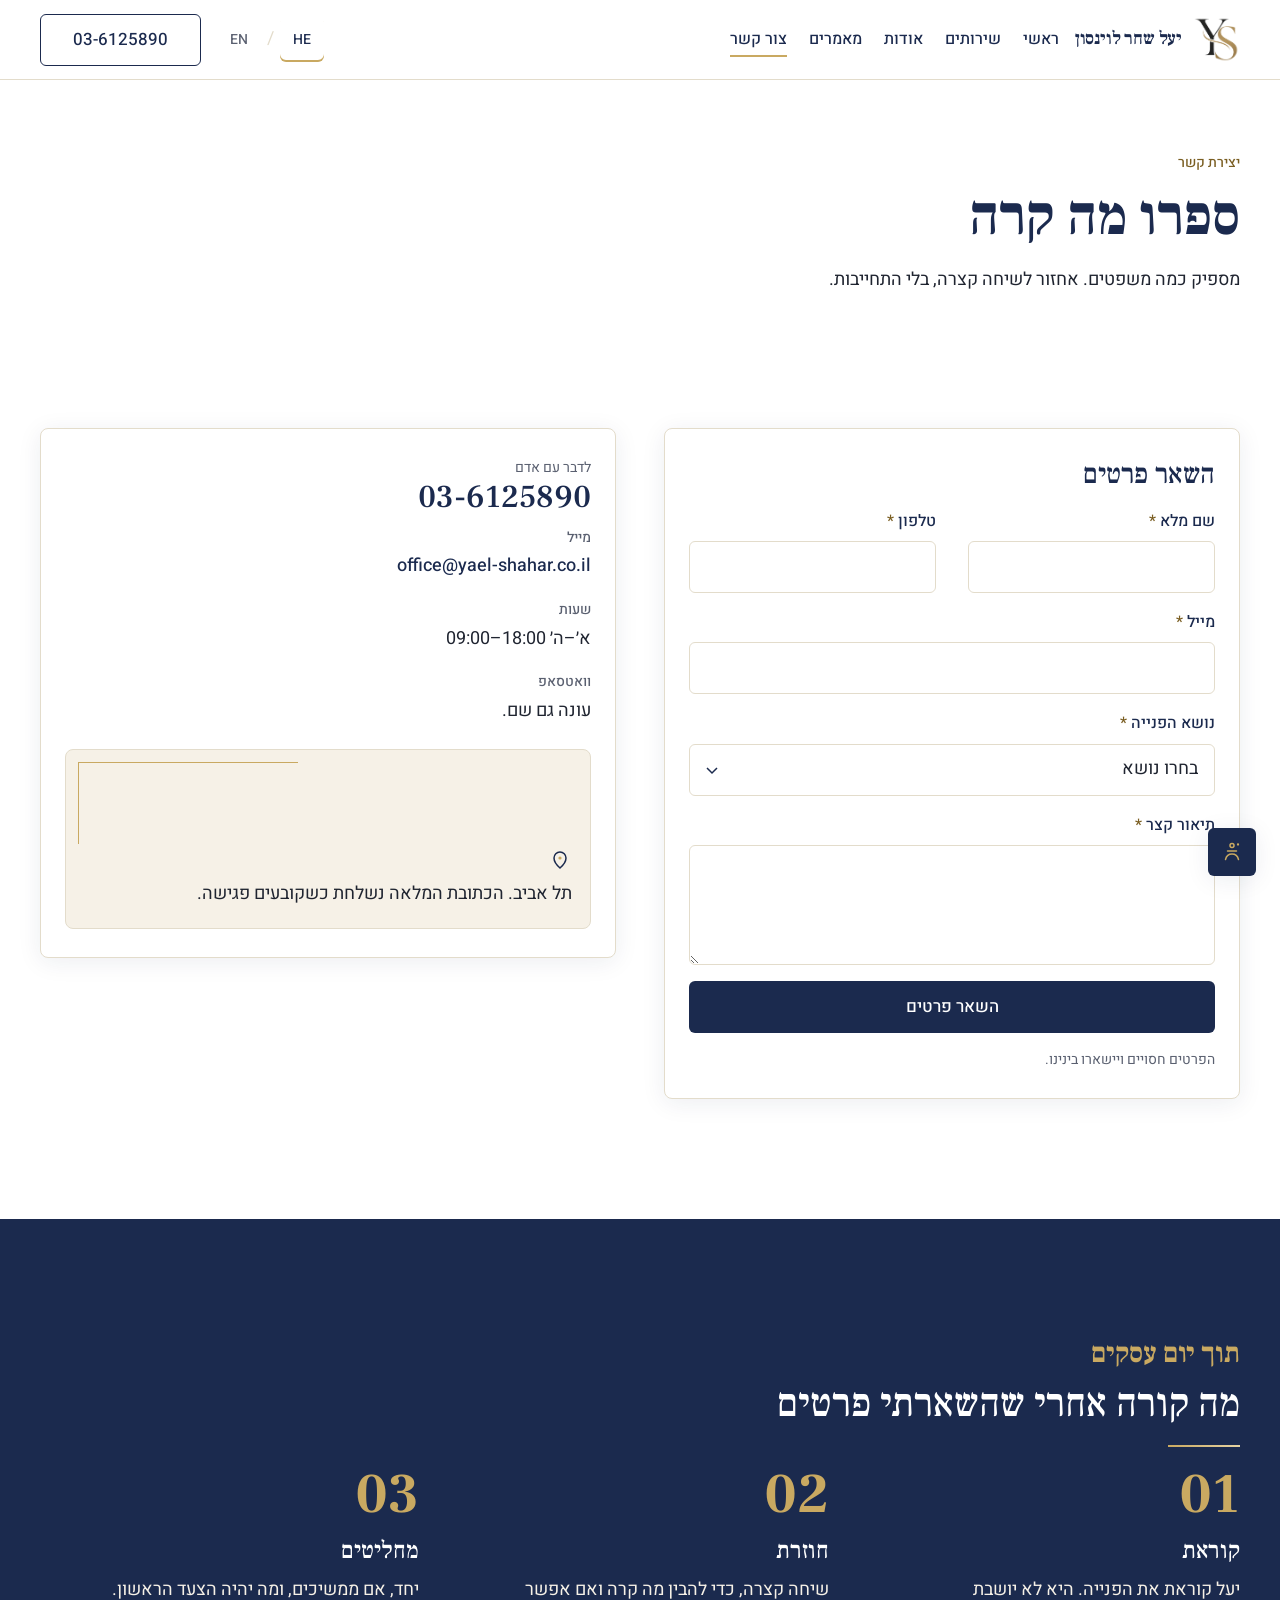
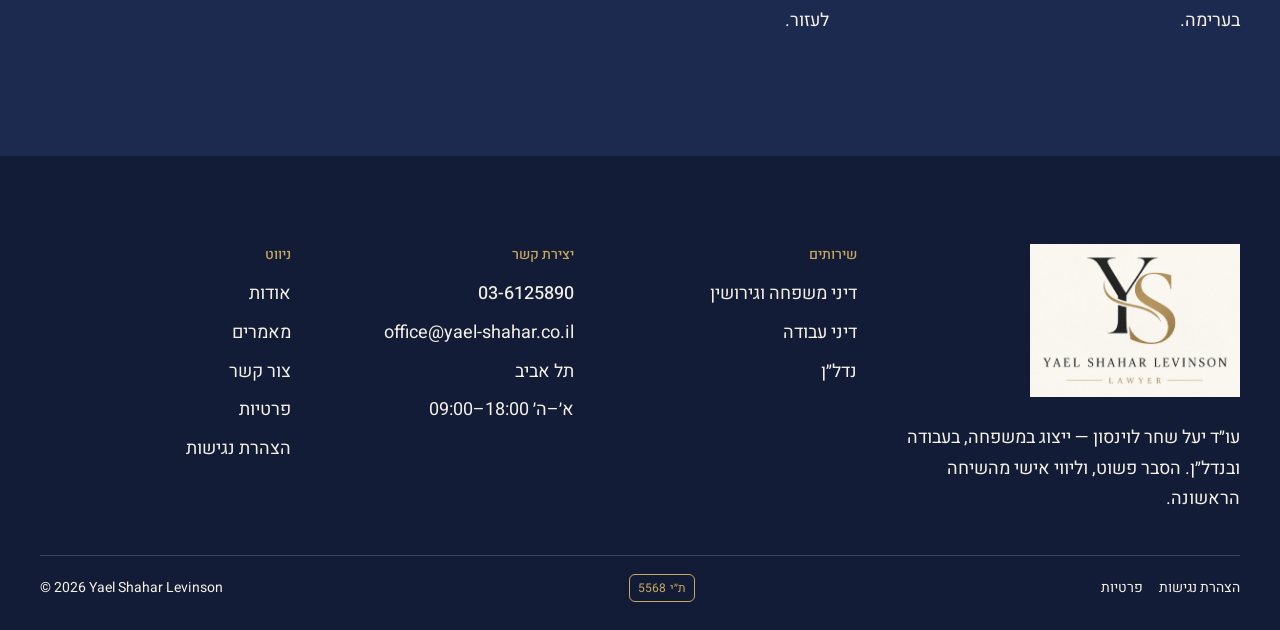
<file: contact.html>
<!DOCTYPE html>
<html lang="he" dir="rtl">
<head>
  <meta charset="utf-8">
  <meta name="viewport" content="width=device-width, initial-scale=1">
  <title data-en="Contact | Yael Shahar Levinson">צור קשר | יעל שחר לוינסון</title>
  <meta name="description" content="השאירו פרטים או התקשרו ליעל שחר לוינסון. השיחה הראשונה קצרה, ואינה מחייבת." data-en="Leave your details or call Yael Shahar Levinson. The first conversation is short, and it does not obligate you.">
  <meta name="theme-color" content="#1B2A4E">
  <link rel="icon" href="images/favicon.png" type="image/png">
  <link rel="apple-touch-icon" href="images/apple-touch.png">
  <link rel="preconnect" href="https://fonts.googleapis.com">
  <link rel="preconnect" href="https://fonts.gstatic.com" crossorigin>
  <link href="https://fonts.googleapis.com/css2?family=Cormorant+Garamond:ital,wght@0,600;1,500&family=Frank+Ruhl+Libre:wght@400;500;700&family=Heebo:wght@400;500&display=swap" rel="stylesheet">
  <link rel="stylesheet" href="css/styles.css">
  <script>
  try {
    var lang = localStorage.getItem("cohen-lang");
    if (lang === "en") { document.documentElement.lang = "en"; document.documentElement.dir = "ltr"; }
    document.documentElement.classList.add("js");
    if (localStorage.getItem("cohen-motion") === "off") document.documentElement.classList.add("animations-off");
    if (localStorage.getItem("cohen-contrast") === "on") document.documentElement.classList.add("contrast");
    var fs = localStorage.getItem("cohen-font");
    if (fs) document.documentElement.style.fontSize = fs;
  } catch (e) {}
  </script>
  <noscript><style>.reveal{opacity:1!important;transform:none!important}</style></noscript>
</head>
<body data-page="contact">
  <a class="skip" href="#main" data-en="Skip to content">דלגו לתוכן</a>
  <header class="site-header">
    <div class="container header-inner">
      <a class="logo" href="index.html"><img class="logo-mark" src="images/logo-mark.png" alt=""><span class="logo-name" data-en="Yael Shahar Levinson">יעל שחר לוינסון</span></a>
      <nav class="desktop-nav" aria-label="ראשי" data-en-label="Primary">
        <a class="nav-link" href="index.html" data-en="Home">ראשי</a>
        <div class="has-sub">
          <button class="nav-link" type="button" aria-expanded="false" aria-controls="services-menu" data-en="Services">שירותים</button>
          <div id="services-menu" class="dropdown">
            <a href="family.html" data-en="Family law and divorce">דיני משפחה וגירושין</a>
            <a href="labor.html" data-en="Employment law">דיני עבודה</a>
            <a href="real-estate.html" data-en="Real estate">נדל״ן</a>
          </div>
        </div>
        <a class="nav-link" href="about.html" data-en="About">אודות</a>
        <a class="nav-link" href="articles.html" data-en="Articles">מאמרים</a>
        <a class="nav-link" href="contact.html" data-en="Contact">צור קשר</a>
      </nav>
      <div class="header-end">
        <div class="lang" role="group" aria-label="שפה" data-en-label="Language">
          <button type="button" data-set-lang="he" aria-pressed="true" aria-label="עברית" data-en-label="Hebrew">HE</button><span aria-hidden="true">/</span><button type="button" data-set-lang="en" aria-pressed="false" aria-label="English" data-en-label="English">EN</button>
        </div>
        <a class="btn btn-secondary header-cta" href="tel:+97236125890" dir="ltr" aria-label="התקשרו 03-6125890" data-en-label="Call 03-6125890">03-6125890</a>
        <button class="burger" type="button" aria-expanded="false" aria-controls="mobile-nav"><span class="burger-lines" aria-hidden="true"></span><span class="sr-only" data-en="Menu">תפריט</span></button>
      </div>
    </div>
  </header>
  <div id="mobile-nav" class="mobile-nav" hidden>
    <nav aria-label="נייד" data-en-label="Mobile">
      <a href="index.html" data-en="Home">ראשי</a>
      <p class="mobile-label" data-en="Services">שירותים</p>
      <a class="sub" href="family.html" data-en="Family law and divorce">דיני משפחה וגירושין</a>
      <a class="sub" href="labor.html" data-en="Employment law">דיני עבודה</a>
      <a class="sub" href="real-estate.html" data-en="Real estate">נדל״ן</a>
      <a href="about.html" data-en="About">אודות</a>
      <a href="articles.html" data-en="Articles">מאמרים</a>
      <a href="contact.html" data-en="Contact">צור קשר</a>
    </nav>
    <div class="mobile-nav-cta">
      <a class="btn btn-secondary on-dark" href="tel:+97236125890" dir="ltr">03-6125890</a>
      <a class="btn btn-on-navy" href="#consult" data-en="Leave your details">השאר פרטים</a>
    </div>
  </div>
  <main id="main">
    <header class="page-hero">
      <div class="container">
        <p class="eyebrow" data-en="Contact">יצירת קשר</p>
        <h1 data-en="Tell us what happened">ספרו מה קרה</h1>
        <p class="lede" data-en="A few sentences are enough. I come back for a short conversation, with no obligation.">מספיק כמה משפטים. אחזור לשיחה קצרה, בלי התחייבות.</p>
      </div>
    </header>
    <section class="section section-tight" id="consult">
      <div class="container contact-grid">
        <form class="form-card" data-form novalidate aria-labelledby="contact-form-title">
          <h2 id="contact-form-title" data-en="Leave your details">השאר פרטים</h2>
          <div class="form-fields">
            <div class="form-row two">
              <div class="field">
                <label for="c-name"><span data-en="Full name">שם מלא</span><span class="req" aria-hidden="true">*</span></label>
                <input id="c-name" name="name" type="text" autocomplete="name" required aria-required="true">
              </div>
              <div class="field">
                <label for="c-phone"><span data-en="Phone">טלפון</span><span class="req" aria-hidden="true">*</span></label>
                <input id="c-phone" class="phone-field" name="phone" type="tel" inputmode="tel" autocomplete="tel" dir="ltr" required aria-required="true">
              </div>
            </div>
            <div class="field">
              <label for="c-email"><span data-en="Email">מייל</span><span class="req" aria-hidden="true">*</span></label>
              <input id="c-email" class="phone-field" name="email" type="email" autocomplete="email" dir="ltr" required aria-required="true">
            </div>
            <div class="field">
              <label for="c-subject"><span data-en="Subject">נושא הפנייה</span><span class="req" aria-hidden="true">*</span></label>
              <select id="c-subject" name="subject" required aria-required="true">
                <option value="" data-en="Choose a subject">בחרו נושא</option>
                <option value="family" data-en="Family">משפחה</option>
                <option value="labor" data-en="Employment">עבודה</option>
                <option value="realestate" data-en="Real estate">נדל״ן</option>
                <option value="other" data-en="Other">אחר</option>
              </select>
            </div>
            <div class="field">
              <label for="c-message"><span data-en="A short description">תיאור קצר</span><span class="req" aria-hidden="true">*</span></label>
              <textarea id="c-message" name="message" required aria-required="true"></textarea>
            </div>
            <button class="btn btn-primary" type="submit" data-en="Leave your details">השאר פרטים</button>
            <p class="reassure" data-en="Your details stay confidential. They remain between us.">הפרטים חסויים ויישארו בינינו.</p>
          </div>
          <div class="form-success" hidden tabindex="-1" role="status">
            <svg width="40" height="40" viewBox="0 0 40 40" aria-hidden="true"><circle cx="20" cy="20" r="16" fill="none" stroke="#1B2A4E" stroke-width="1.5"/><path d="M12 20.5l5.2 5.2L28 14.5" fill="none" stroke="#8A6D2B" stroke-width="1.5" stroke-linecap="round" stroke-linejoin="round"/></svg>
            <p class="success-title" data-en="We have it.">קיבלנו.</p>
            <p data-en="I will come back for a short conversation. No obligation.">אחזור אליכם לשיחה קצרה. בלי התחייבות.</p>
            <p class="reassure" data-en="Your details stay confidential. They remain between us.">הפרטים חסויים ויישארו בינינו.</p>
          </div>
        </form>
        <div class="detail-card">
          <p class="caption" data-en="Talk to a person">לדבר עם אדם</p>
          <a class="phone-xl" href="tel:+97236125890" dir="ltr">03-6125890</a>
          <dl class="detail-list">
            <div>
              <dt data-en="Email">מייל</dt>
              <dd><a class="phone" href="mailto:office@yael-shahar.co.il" dir="ltr">office@yael-shahar.co.il</a></dd>
            </div>
            <div>
              <dt data-en="Hours">שעות</dt>
              <dd><span data-en="Sun–Thu">א׳–ה׳</span> <span dir="ltr">09:00–18:00</span></dd>
            </div>
            <div>
              <dt data-en="WhatsApp">וואטסאפ</dt>
              <dd data-en="She answers there too.">עונה גם שם.</dd>
            </div>
          </dl>
          <div class="map-frame">
            <span class="frame" aria-hidden="true"></span>
            <div>
              <svg class="pin" width="24" height="24" viewBox="0 0 24 24" fill="none" aria-hidden="true"><path d="M12 21s6-5.2 6-10a6 6 0 1 0-12 0c0 4.8 6 10 6 10z" stroke="#1B2A4E" stroke-width="1.5"/><circle cx="12" cy="11" r="1.6" fill="#C9A961"/></svg>
              <p data-en="Tel Aviv. The full address is sent when we set the meeting.">תל אביב. הכתובת המלאה נשלחת כשקובעים פגישה.</p>
            </div>
          </div>
        </div>
      </div>
    </section>
    <section class="section on-navy" aria-labelledby="after-title">
      <div class="container">
        <p class="band-note" data-en="Within one business day">תוך יום עסקים</p>
        <h2 id="after-title" data-en="What happens after you leave your details">מה קורה אחרי שהשארתי פרטים</h2>
        <hr class="gold-rule" aria-hidden="true">
        <div class="steps">
          <article>
            <span class="step-num">01</span>
            <h3 data-en="She reads it">קוראת</h3>
            <p data-en="Yael reads the note. It does not sit in a pile.">יעל קוראת את הפנייה. היא לא יושבת בערימה.</p>
          </article>
          <article>
            <span class="step-num">02</span>
            <h3 data-en="She calls back">חוזרת</h3>
            <p data-en="A short call, to understand what happened and whether we can help.">שיחה קצרה, כדי להבין מה קרה ואם אפשר לעזור.</p>
          </article>
          <article>
            <span class="step-num">03</span>
            <h3 data-en="You decide">מחליטים</h3>
            <p data-en="Together, whether to continue, and what the first step would be.">יחד, אם ממשיכים, ומה יהיה הצעד הראשון.</p>
          </article>
        </div>
      </div>
    </section>
  </main>
  <footer class="site-footer">
    <div class="container footer-grid">
      <div>
        <a class="logo logo-lockup" href="index.html"><img src="images/logo-full.png" alt="יעל שחר לוינסון"></a>
        <p data-en="Adv. Yael Shahar Levinson — family, employment, and real estate. A clear explanation, and personal guidance from the first call.">עו״ד יעל שחר לוינסון — ייצוג במשפחה, בעבודה ובנדל״ן. הסבר פשוט, וליווי אישי מהשיחה הראשונה.</p>
      </div>
      <div><h2 data-en="Services">שירותים</h2><div class="footer-links"><a href="family.html" data-en="Family law and divorce">דיני משפחה וגירושין</a><a href="labor.html" data-en="Employment law">דיני עבודה</a><a href="real-estate.html" data-en="Real estate">נדל״ן</a></div></div>
      <div><h2 data-en="Contact">יצירת קשר</h2><div class="footer-links"><a class="phone" href="tel:+97236125890" dir="ltr">03-6125890</a><a href="mailto:office@yael-shahar.co.il" dir="ltr">office@yael-shahar.co.il</a><p data-en="Tel Aviv">תל אביב</p><p><span data-en="Sun–Thu">א׳–ה׳</span> <span dir="ltr">09:00–18:00</span></p></div></div>
      <div><h2 data-en="Explore">ניווט</h2><div class="footer-links"><a href="about.html" data-en="About">אודות</a><a href="articles.html" data-en="Articles">מאמרים</a><a href="contact.html" data-en="Contact">צור קשר</a><a href="privacy.html" data-en="Privacy">פרטיות</a><a href="accessibility.html" data-en="Accessibility statement">הצהרת נגישות</a></div></div>
    </div>
    <div class="container footer-base">
      <nav aria-label="משני" data-en-label="Secondary"><a href="accessibility.html" data-en="Accessibility statement">הצהרת נגישות</a><a href="privacy.html" data-en="Privacy">פרטיות</a></nav>
      <p class="std">ת״י 5568</p>
      <p dir="ltr">© 2026 Yael Shahar Levinson</p>
    </div>
  </footer>
  <div class="mobile-bar"><a class="btn btn-secondary" href="tel:+97236125890" data-en="Call">התקשר</a><a class="btn btn-primary" href="#consult" data-en="Leave your details">השאר פרטים</a></div>
  <div class="a11y-widget">
    <button class="a11y-toggle" type="button" aria-expanded="false" aria-controls="a11y-panel"><span class="sr-only" data-en="Accessibility">נגישות</span><svg width="24" height="24" viewBox="0 0 24 24" fill="none" aria-hidden="true"><circle cx="12" cy="5.5" r="2" stroke="#C9A961" stroke-width="1.5"/><path d="M5.5 19.5c.9-3.6 3-5.4 6.5-5.4s5.6 1.8 6.5 5.4" stroke="#C9A961" stroke-width="1.5" stroke-linecap="round"/><path d="M7.5 11h9" stroke="#C9A961" stroke-width="1.5" stroke-linecap="round"/><circle cx="18" cy="4.5" r="1.15" fill="#C9A961"/></svg></button>
    <div id="a11y-panel" class="a11y-panel" hidden>
      <p data-en="Accessibility">נגישות</p>
      <button type="button" data-font="up" data-en="Larger text">הגדלת טקסט</button>
      <button type="button" data-font="down" data-en="Smaller text">הקטנת טקסט</button>
      <button type="button" data-contrast aria-pressed="false" data-en="Contrast">ניגודיות</button>
      <button type="button" data-motion aria-pressed="false" data-en="Stop animations">עצירת אנימציות</button>
    </div>
  </div>
  <script src="js/main.js" defer></script>
</body>
</html>
</file>
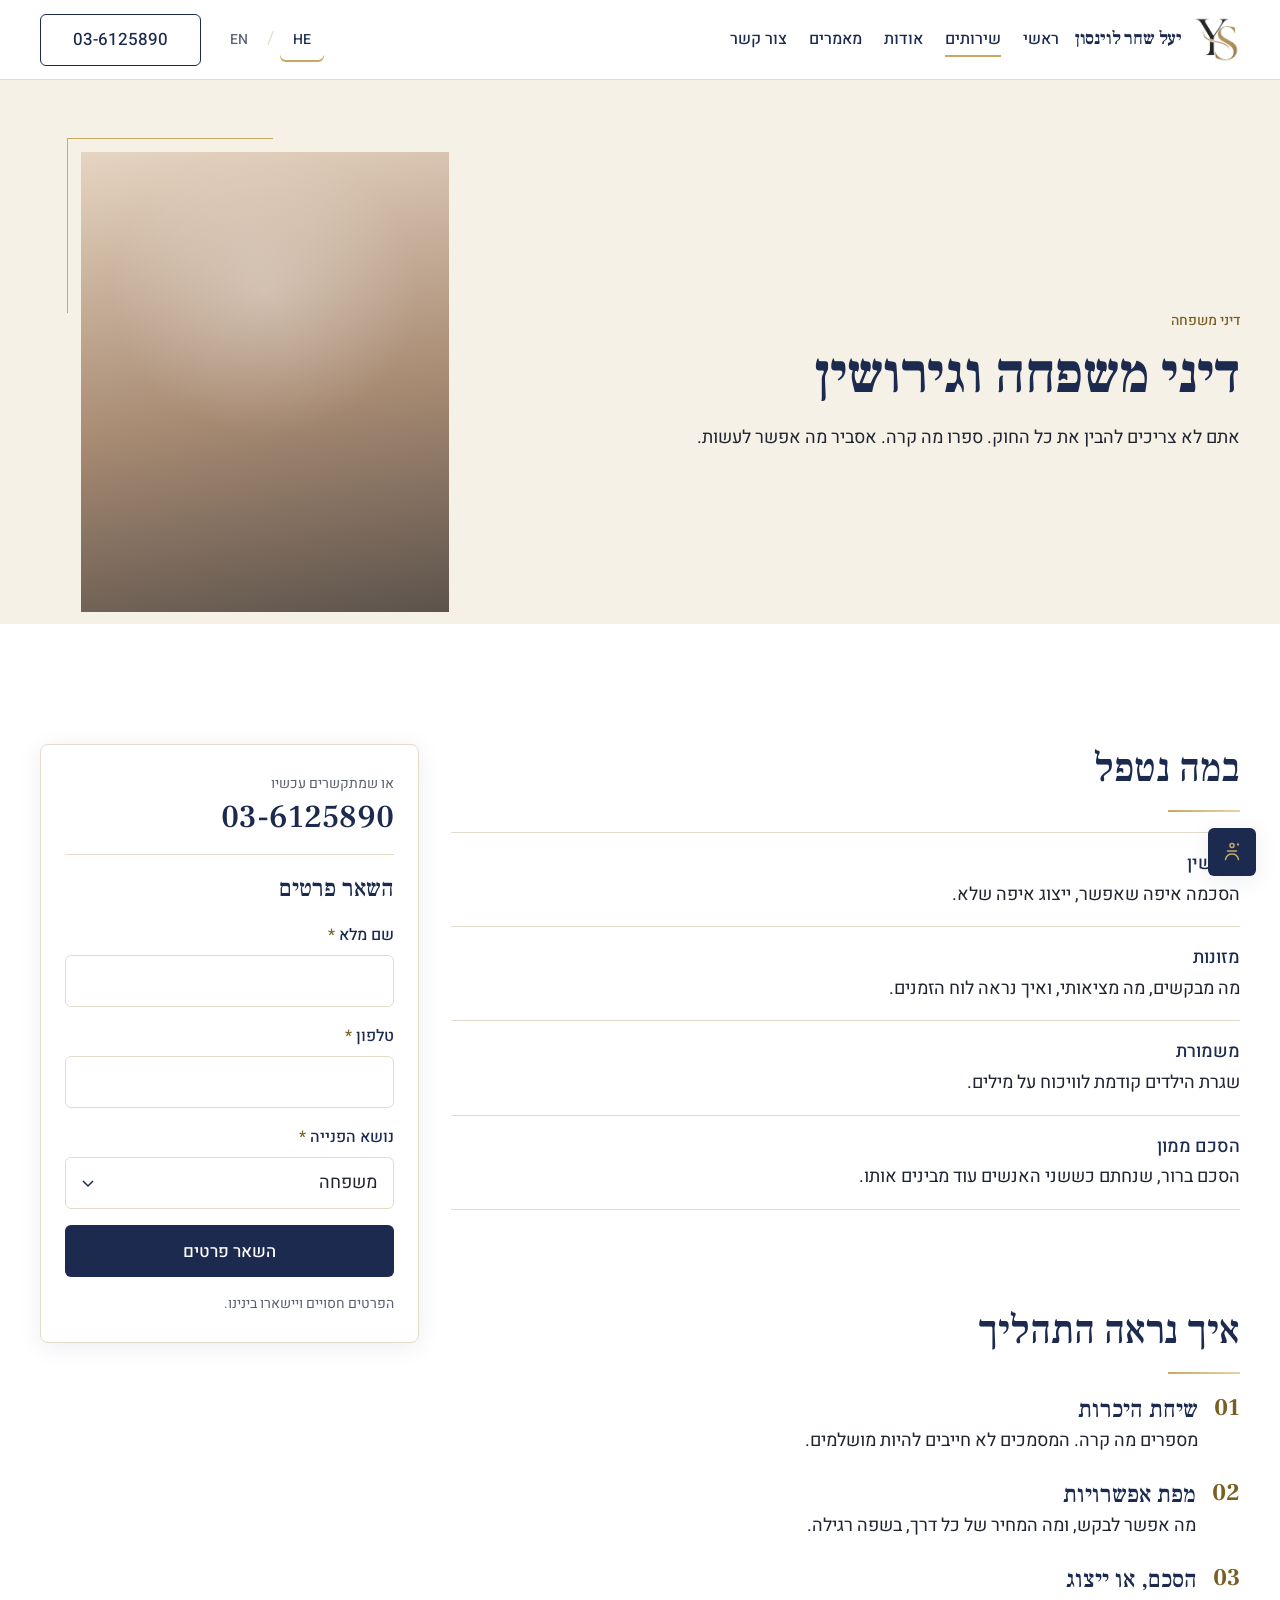
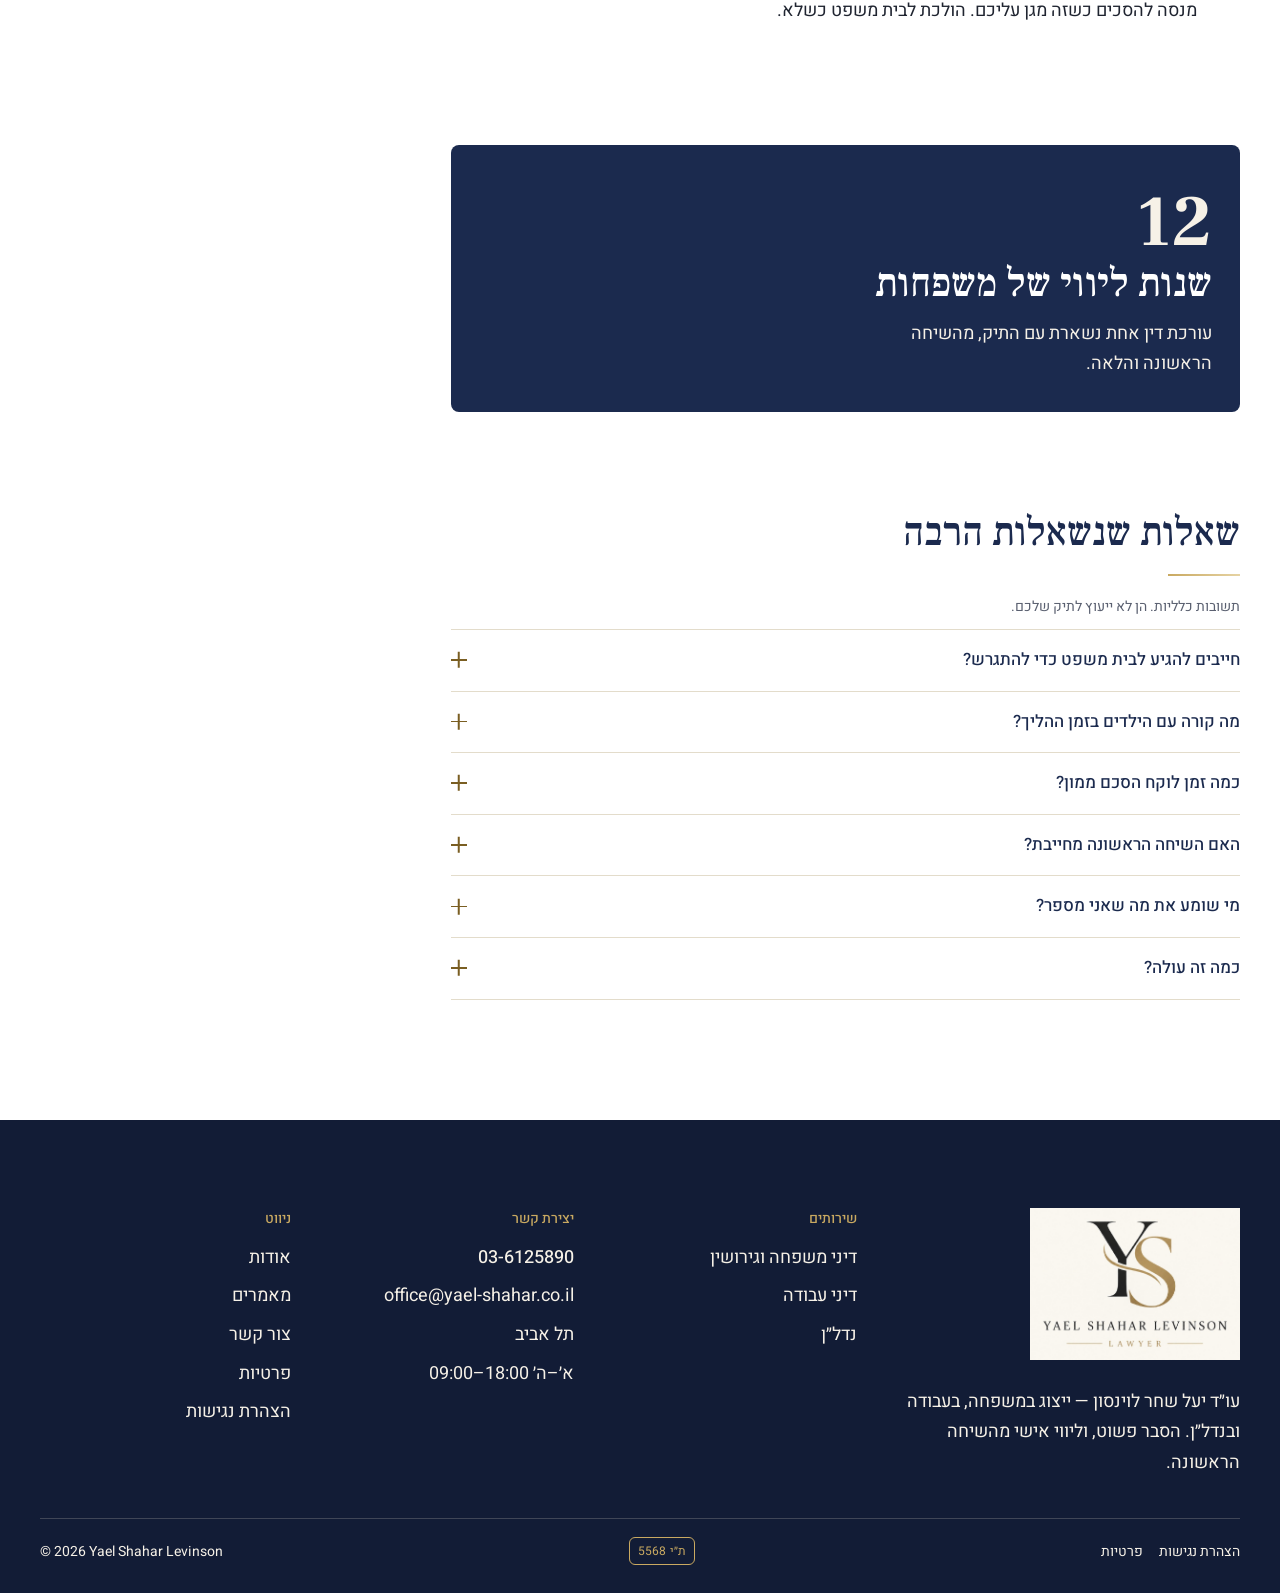
<file: family.html>
<!DOCTYPE html>
<html lang="he" dir="rtl">
<head>
  <meta charset="utf-8">
  <meta name="viewport" content="width=device-width, initial-scale=1">
  <title data-en="Family law and divorce | Yael Shahar Levinson">דיני משפחה וגירושין | יעל שחר לוינסון</title>
  <meta name="description" content="גירושין, מזונות, משמורת והסכם ממון. הסבר שקט על התהליך, בלי להשאיר אתכם לבד מול ההחלטות." data-en="Divorce, support, custody, and prenuptial agreements. A calm explanation of the process.">
  <meta name="theme-color" content="#1B2A4E">
  <link rel="icon" href="images/favicon.png" type="image/png">
  <link rel="apple-touch-icon" href="images/apple-touch.png">
  <link rel="preconnect" href="https://fonts.googleapis.com">
  <link rel="preconnect" href="https://fonts.gstatic.com" crossorigin>
  <link href="https://fonts.googleapis.com/css2?family=Cormorant+Garamond:ital,wght@0,600;1,500&family=Frank+Ruhl+Libre:wght@400;500;700&family=Heebo:wght@400;500&display=swap" rel="stylesheet">
  <link rel="stylesheet" href="css/styles.css">
  <script>
  try {
    var lang = localStorage.getItem("cohen-lang");
    if (lang === "en") { document.documentElement.lang = "en"; document.documentElement.dir = "ltr"; }
    document.documentElement.classList.add("js");
    if (localStorage.getItem("cohen-motion") === "off") document.documentElement.classList.add("animations-off");
    if (localStorage.getItem("cohen-contrast") === "on") document.documentElement.classList.add("contrast");
    var fs = localStorage.getItem("cohen-font");
    if (fs) document.documentElement.style.fontSize = fs;
  } catch (e) {}
  </script>
  <noscript><style>.reveal{opacity:1!important;transform:none!important}</style></noscript>
</head>
<body data-page="family">
  <a class="skip" href="#main" data-en="Skip to content">דלגו לתוכן</a>
  <header class="site-header">
    <div class="container header-inner">
      <a class="logo" href="index.html"><img class="logo-mark" src="images/logo-mark.png" alt=""><span class="logo-name" data-en="Yael Shahar Levinson">יעל שחר לוינסון</span></a>
      <nav class="desktop-nav" aria-label="ראשי" data-en-label="Primary">
        <a class="nav-link" href="index.html" data-en="Home">ראשי</a>
        <div class="has-sub">
          <button class="nav-link" type="button" aria-expanded="false" aria-controls="services-menu" data-en="Services">שירותים</button>
          <div id="services-menu" class="dropdown">
            <a href="family.html" data-en="Family law and divorce">דיני משפחה וגירושין</a>
            <a href="labor.html" data-en="Employment law">דיני עבודה</a>
            <a href="real-estate.html" data-en="Real estate">נדל״ן</a>
          </div>
        </div>
        <a class="nav-link" href="about.html" data-en="About">אודות</a>
        <a class="nav-link" href="articles.html" data-en="Articles">מאמרים</a>
        <a class="nav-link" href="contact.html" data-en="Contact">צור קשר</a>
      </nav>
      <div class="header-end">
        <div class="lang" role="group" aria-label="שפה" data-en-label="Language">
          <button type="button" data-set-lang="he" aria-pressed="true" aria-label="עברית" data-en-label="Hebrew">HE</button><span aria-hidden="true">/</span><button type="button" data-set-lang="en" aria-pressed="false" aria-label="English" data-en-label="English">EN</button>
        </div>
        <a class="btn btn-secondary header-cta" href="tel:+97236125890" dir="ltr" aria-label="התקשרו 03-6125890" data-en-label="Call 03-6125890">03-6125890</a>
        <button class="burger" type="button" aria-expanded="false" aria-controls="mobile-nav"><span class="burger-lines" aria-hidden="true"></span><span class="sr-only" data-en="Menu">תפריט</span></button>
      </div>
    </div>
  </header>
  <div id="mobile-nav" class="mobile-nav" hidden>
    <nav aria-label="נייד" data-en-label="Mobile">
      <a href="index.html" data-en="Home">ראשי</a>
      <p class="mobile-label" data-en="Services">שירותים</p>
      <a class="sub" href="family.html" data-en="Family law and divorce">דיני משפחה וגירושין</a>
      <a class="sub" href="labor.html" data-en="Employment law">דיני עבודה</a>
      <a class="sub" href="real-estate.html" data-en="Real estate">נדל״ן</a>
      <a href="about.html" data-en="About">אודות</a>
      <a href="articles.html" data-en="Articles">מאמרים</a>
      <a href="contact.html" data-en="Contact">צור קשר</a>
    </nav>
    <div class="mobile-nav-cta">
      <a class="btn btn-secondary on-dark" href="tel:+97236125890" dir="ltr">03-6125890</a>
      <a class="btn btn-on-navy" href="#consult" data-en="Leave your details">השאר פרטים</a>
    </div>
  </div>

  <main id="main">
    <header class="page-hero page-hero-warm">
      <div class="container page-hero-grid">
        <div>
          <p class="eyebrow" data-en="Family law">דיני משפחה</p>
          <h1 data-en="Family law and divorce">דיני משפחה וגירושין</h1>
          <p class="lede" data-en="You do not need to understand the whole statute. Tell me what happened. I will explain what can be done.">אתם לא צריכים להבין את כל החוק. ספרו מה קרה. אסביר מה אפשר לעשות.</p>
        </div>
        <div class="soft-photo" role="img" aria-label="עו״ד יעל שחר לוינסון" data-en-label="Adv. Yael Shahar Levinson">
          <span class="frame" aria-hidden="true"></span>
        </div>
      </div>
    </header>

    <div class="section section-tight">
      <div class="container service-layout">
        <div class="service-main">
          <section aria-labelledby="handle-title">
            <h2 id="handle-title" data-en="What we handle">במה נטפל</h2>
            <hr class="gold-rule" aria-hidden="true">
            <ul class="plain-list">
              <li><strong data-en="Divorce">גירושין</strong><span data-en="Agreement where it is possible, representation where it is not.">הסכמה איפה שאפשר, ייצוג איפה שלא.</span></li>
              <li><strong data-en="Child support">מזונות</strong><span data-en="What is asked for, what is realistic, and what the timeline looks like.">מה מבקשים, מה מציאותי, ואיך נראה לוח הזמנים.</span></li>
              <li><strong data-en="Custody">משמורת</strong><span data-en="The children's routine comes before the argument about words.">שגרת הילדים קודמת לוויכוח על מילים.</span></li>
              <li><strong data-en="Prenuptial agreement">הסכם ממון</strong><span data-en="A clear agreement, signed when both people still understand it.">הסכם ברור, שנחתם כששני האנשים עוד מבינים אותו.</span></li>
            </ul>
          </section>

          <section aria-labelledby="process-title">
            <h2 id="process-title" data-en="What the process looks like">איך נראה התהליך</h2>
            <hr class="gold-rule" aria-hidden="true">
            <ol class="vsteps">
              <li><span class="n">01</span><div><h3 data-en="A first conversation">שיחת היכרות</h3><p data-en="You tell us what happened. The documents do not have to be perfect.">מספרים מה קרה. המסמכים לא חייבים להיות מושלמים.</p></div></li>
              <li><span class="n">02</span><div><h3 data-en="A map of options">מפת אפשרויות</h3><p data-en="What can be asked for, and the cost of each path, said in ordinary words.">מה אפשר לבקש, ומה המחיר של כל דרך, בשפה רגילה.</p></div></li>
              <li><span class="n">03</span><div><h3 data-en="Agreement, or representation">הסכם, או ייצוג</h3><p data-en="She tries to settle when that protects you. She goes to court when it does not.">מנסה להסכים כשזה מגן עליכם. הולכת לבית משפט כשלא.</p></div></li>
            </ol>
          </section>

          <section class="stat-panel on-navy" aria-labelledby="stat-title">
            <p class="stat-num" data-count="12">12</p>
            <h2 id="stat-title" data-en="Years beside families">שנות ליווי של משפחות</h2>
            <p data-en="One lawyer stays with the case, from the first call onward.">עורכת דין אחת נשארת עם התיק, מהשיחה הראשונה והלאה.</p>
          </section>

          <section aria-labelledby="faq-title">
            <h2 id="faq-title" data-en="Questions people ask">שאלות שנשאלות הרבה</h2>
            <hr class="gold-rule" aria-hidden="true">
            <p class="caption" data-en="General answers. They are not advice on your own case.">תשובות כלליות. הן לא ייעוץ לתיק שלכם.</p>
            <div class="faq">
              <div class="faq-item">
                <button type="button" aria-expanded="false" aria-controls="f1" id="fb1"><span data-en="Do we have to go to court to divorce?">חייבים להגיע לבית משפט כדי להתגרש?</span><span class="faq-icon" aria-hidden="true"></span></button>
                <div id="f1" class="faq-panel" role="region" aria-labelledby="fb1"><div><p data-en="Not always. Many cases end in an agreement. She says at the start whether court is likely, or whether there is a quieter path.">לא תמיד. הרבה תיקים נגמרים בהסכם. בתחילת הדרך אומרת אם בית משפט סביר, או אם יש דרך שקטה יותר.</p></div></div>
              </div>
              <div class="faq-item">
                <button type="button" aria-expanded="false" aria-controls="f2" id="fb2"><span data-en="What happens with the children during the case?">מה קורה עם הילדים בזמן ההליך?</span><span class="faq-icon" aria-hidden="true"></span></button>
                <div id="f2" class="faq-panel" role="region" aria-labelledby="fb2"><div><p data-en="The first task is a temporary routine: where they sleep, and who picks them up. The long argument can wait. The week cannot.">המשימה הראשונה היא שגרה זמנית: איפה ישנים, ומי אוסף. הוויכוח הארוך יכול לחכות. השבוע לא.</p></div></div>
              </div>
              <div class="faq-item">
                <button type="button" aria-expanded="false" aria-controls="f3" id="fb3"><span data-en="How long does a prenuptial agreement take?">כמה זמן לוקח הסכם ממון?</span><span class="faq-icon" aria-hidden="true"></span></button>
                <div id="f3" class="faq-panel" role="region" aria-labelledby="fb3"><div><p data-en="It depends on how much there is to divide, and whether both people are ready to talk. In the first call we give a range, not a made-up date.">תלוי כמה יש לחלק, ואם שני האנשים מוכנים לדבר. בשיחה הראשונה נותנים טווח, לא תאריך מומצא.</p></div></div>
              </div>
              <div class="faq-item">
                <button type="button" aria-expanded="false" aria-controls="f4" id="fb4"><span data-en="Does the first conversation obligate me?">האם השיחה הראשונה מחייבת?</span><span class="faq-icon" aria-hidden="true"></span></button>
                <div id="f4" class="faq-panel" role="region" aria-labelledby="fb4"><div><p data-en="No. It is there so you can understand the situation. You decide afterwards whether to continue.">לא. היא נועדה כדי להבין את המצב. אחר כך מחליטים אם ממשיכים.</p></div></div>
              </div>
              <div class="faq-item">
                <button type="button" aria-expanded="false" aria-controls="f5" id="fb5"><span data-en="Who hears what I tell you?">מי שומע את מה שאני מספר?</span><span class="faq-icon" aria-hidden="true"></span></button>
                <div id="f5" class="faq-panel" role="region" aria-labelledby="fb5"><div><p data-en="Yael Shahar Levinson on your case, from the first call to the documents. It is not a story for the hallway.">יעל שחר לוינסון על התיק, מהשיחה הראשונה ועד המסמכים. זה לא סיפור למסדרון.</p></div></div>
              </div>
              <div class="faq-item">
                <button type="button" aria-expanded="false" aria-controls="f6" id="fb6"><span data-en="How much does it cost?">כמה זה עולה?</span><span class="faq-icon" aria-hidden="true"></span></button>
                <div id="f6" class="faq-panel" role="region" aria-labelledby="fb6"><div><p data-en="The fee follows the scope of the case. She says it in the first conversation, before work begins. No surprise invoice.">השכר נקבע לפי היקף התיק. אומרת אותו בשיחה הראשונה, לפני שמתחילים. בלי חשבון הפתעה.</p></div></div>
              </div>
            </div>
          </section>
        </div>

        <aside class="service-aside" id="consult">
          <div class="sticky-card">
            <div class="phone-line">
              <p class="caption" data-en="Or call now">או שמתקשרים עכשיו</p>
              <a class="phone-xl" href="tel:+97236125890" dir="ltr">03-6125890</a>
            </div>
            <h3 data-en="Leave your details">השאר פרטים</h3>
            <form data-form novalidate>
              <div class="form-fields">
                <div class="field">
                  <label for="family-name"><span data-en="Full name">שם מלא</span><span class="req" aria-hidden="true">*</span></label>
                  <input id="family-name" name="name" type="text" autocomplete="name" required aria-required="true">
                </div>
                <div class="field">
                  <label for="family-phone"><span data-en="Phone">טלפון</span><span class="req" aria-hidden="true">*</span></label>
                  <input id="family-phone" class="phone-field" name="phone" type="tel" inputmode="tel" autocomplete="tel" dir="ltr" required aria-required="true">
                </div>
                <div class="field">
                  <label for="family-subject"><span data-en="Subject">נושא הפנייה</span><span class="req" aria-hidden="true">*</span></label>
                  <select id="family-subject" name="subject" required aria-required="true">
                    <option value="family" selected data-en="Family">משפחה</option>
                    <option value="labor" data-en="Employment">עבודה</option>
                    <option value="realestate" data-en="Real estate">נדל״ן</option>
                    <option value="other" data-en="Other">אחר</option>
                  </select>
                </div>
                <button class="btn btn-primary" type="submit" data-en="Leave your details">השאר פרטים</button>
                <p class="reassure" data-en="Your details stay confidential. They remain between us.">הפרטים חסויים ויישארו בינינו.</p>
              </div>
              <div class="form-success" hidden tabindex="-1" role="status">
                <svg width="40" height="40" viewBox="0 0 40 40" aria-hidden="true"><circle cx="20" cy="20" r="16" fill="none" stroke="#1B2A4E" stroke-width="1.5"/><path d="M12 20.5l5.2 5.2L28 14.5" fill="none" stroke="#8A6D2B" stroke-width="1.5" stroke-linecap="round" stroke-linejoin="round"/></svg>
                <p class="success-title" data-en="We have it.">קיבלנו.</p>
                <p data-en="I will come back for a short conversation. No obligation.">אחזור אליכם לשיחה קצרה. בלי התחייבות.</p>
              </div>
            </form>
          </div>
        </aside>
      </div>
    </div>
  </main>

  <footer class="site-footer">
    <div class="container footer-grid">
      <div>
        <a class="logo logo-lockup" href="index.html"><img src="images/logo-full.png" alt="יעל שחר לוינסון"></a>
        <p data-en="Adv. Yael Shahar Levinson — family, employment, and real estate. A clear explanation, and personal guidance from the first call.">עו״ד יעל שחר לוינסון — ייצוג במשפחה, בעבודה ובנדל״ן. הסבר פשוט, וליווי אישי מהשיחה הראשונה.</p>
      </div>
      <div>
        <h2 data-en="Services">שירותים</h2>
        <div class="footer-links">
          <a href="family.html" data-en="Family law and divorce">דיני משפחה וגירושין</a>
          <a href="labor.html" data-en="Employment law">דיני עבודה</a>
          <a href="real-estate.html" data-en="Real estate">נדל״ן</a>
        </div>
      </div>
      <div>
        <h2 data-en="Contact">יצירת קשר</h2>
        <div class="footer-links">
          <a class="phone" href="tel:+97236125890" dir="ltr">03-6125890</a>
          <a href="mailto:office@yael-shahar.co.il" dir="ltr">office@yael-shahar.co.il</a>
          <p data-en="Tel Aviv">תל אביב</p>
          <p><span data-en="Sun–Thu">א׳–ה׳</span> <span dir="ltr">09:00–18:00</span></p>
        </div>
      </div>
      <div>
        <h2 data-en="Explore">ניווט</h2>
        <div class="footer-links">
          <a href="about.html" data-en="About">אודות</a>
          <a href="articles.html" data-en="Articles">מאמרים</a>
          <a href="contact.html" data-en="Contact">צור קשר</a>
          <a href="privacy.html" data-en="Privacy">פרטיות</a>
          <a href="accessibility.html" data-en="Accessibility statement">הצהרת נגישות</a>
        </div>
      </div>
    </div>
    <div class="container footer-base">
      <nav aria-label="משני" data-en-label="Secondary">
        <a href="accessibility.html" data-en="Accessibility statement">הצהרת נגישות</a>
        <a href="privacy.html" data-en="Privacy">פרטיות</a>
      </nav>
      <p class="std">ת״י 5568</p>
      <p dir="ltr">© 2026 Yael Shahar Levinson</p>
    </div>
  </footer>
  <div class="mobile-bar">
    <a class="btn btn-secondary" href="tel:+97236125890" data-en="Call">התקשר</a>
    <a class="btn btn-primary" href="#consult" data-en="Leave your details">השאר פרטים</a>
  </div>
  <div class="a11y-widget">
    <button class="a11y-toggle" type="button" aria-expanded="false" aria-controls="a11y-panel">
      <span class="sr-only" data-en="Accessibility">נגישות</span>
      <svg width="24" height="24" viewBox="0 0 24 24" fill="none" aria-hidden="true"><circle cx="12" cy="5.5" r="2" stroke="#C9A961" stroke-width="1.5"/><path d="M5.5 19.5c.9-3.6 3-5.4 6.5-5.4s5.6 1.8 6.5 5.4" stroke="#C9A961" stroke-width="1.5" stroke-linecap="round"/><path d="M7.5 11h9" stroke="#C9A961" stroke-width="1.5" stroke-linecap="round"/><circle cx="18" cy="4.5" r="1.15" fill="#C9A961"/></svg>
    </button>
    <div id="a11y-panel" class="a11y-panel" hidden>
      <p data-en="Accessibility">נגישות</p>
      <button type="button" data-font="up" data-en="Larger text">הגדלת טקסט</button>
      <button type="button" data-font="down" data-en="Smaller text">הקטנת טקסט</button>
      <button type="button" data-contrast aria-pressed="false" data-en="Contrast">ניגודיות</button>
      <button type="button" data-motion aria-pressed="false" data-en="Stop animations">עצירת אנימציות</button>
    </div>
  </div>
  <script src="js/main.js" defer></script>
</body>
</html>
</file>
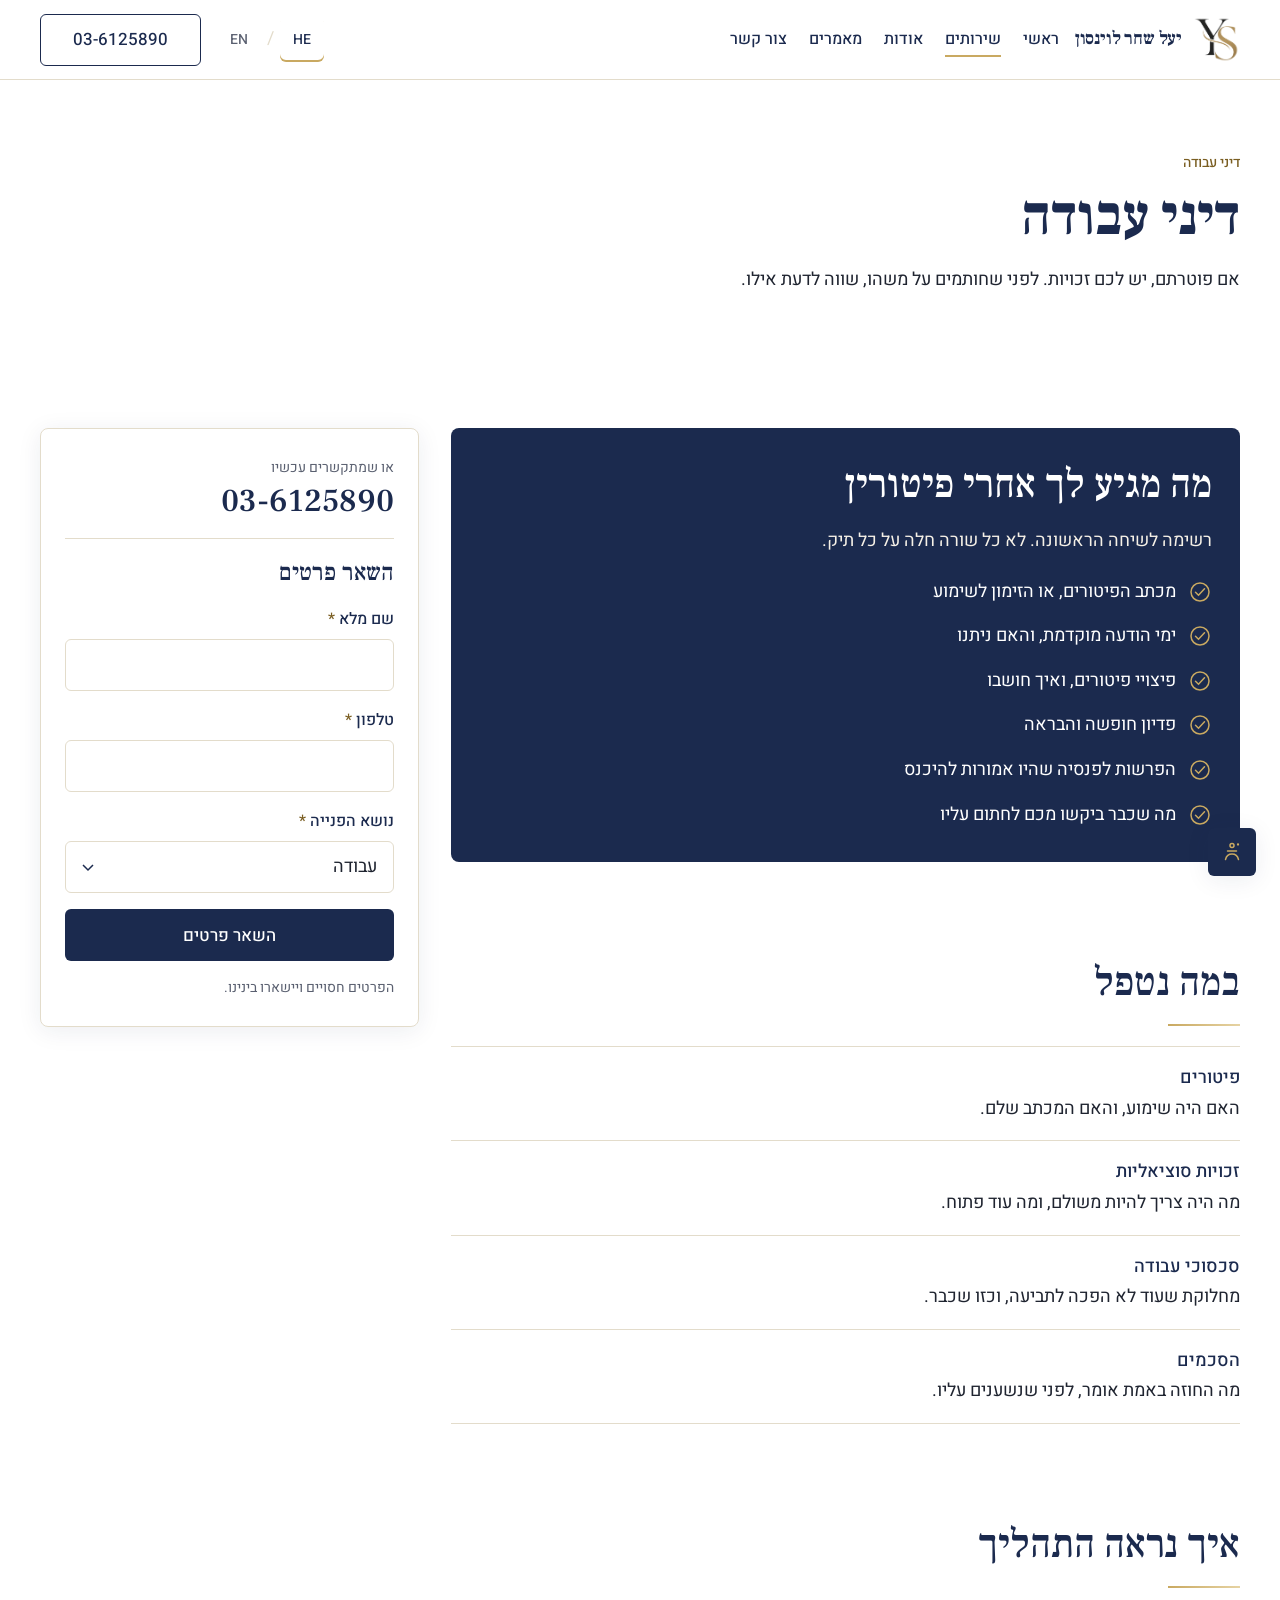
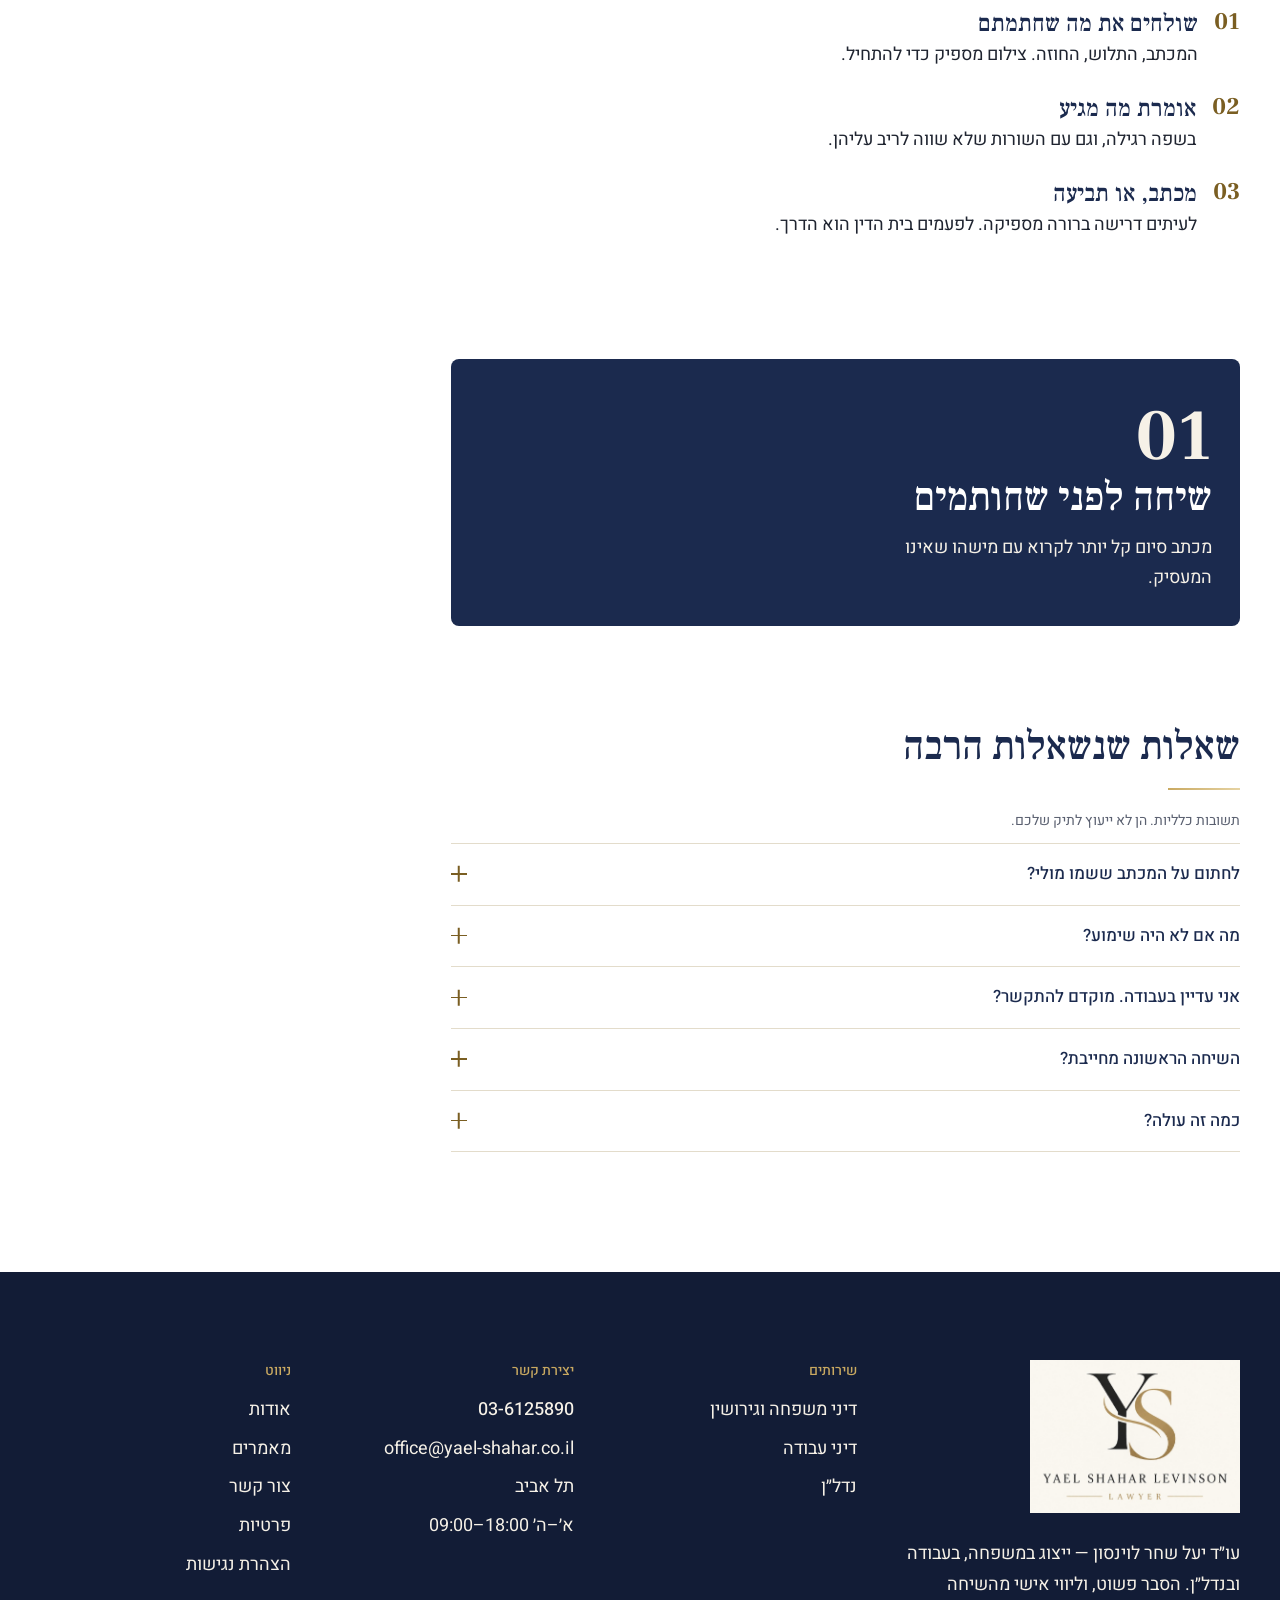
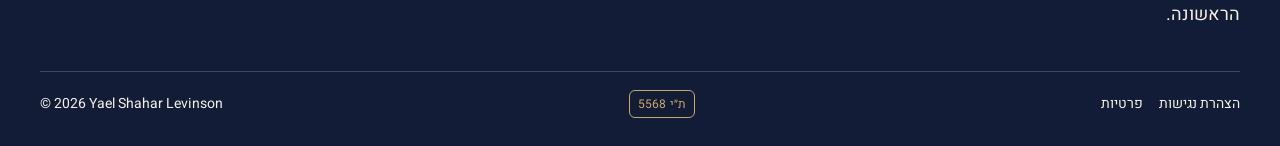
<file: labor.html>
<!DOCTYPE html>
<html lang="he" dir="rtl">
<head>
  <meta charset="utf-8">
  <meta name="viewport" content="width=device-width, initial-scale=1">
  <title data-en="Employment law | Yael Shahar Levinson">דיני עבודה | יעל שחר לוינסון</title>
  <meta name="description" content="פוטרתם או שאתם לפני שימוע. בודקת מה מגיע לכם, ומה לא כדאי לחתום עליו." data-en="Dismissed, or facing a hearing. Yael checks what you are owed, and what you should not sign.">
  <meta name="theme-color" content="#1B2A4E">
  <link rel="icon" href="images/favicon.png" type="image/png">
  <link rel="apple-touch-icon" href="images/apple-touch.png">
  <link rel="preconnect" href="https://fonts.googleapis.com">
  <link rel="preconnect" href="https://fonts.gstatic.com" crossorigin>
  <link href="https://fonts.googleapis.com/css2?family=Cormorant+Garamond:ital,wght@0,600;1,500&family=Frank+Ruhl+Libre:wght@400;500;700&family=Heebo:wght@400;500&display=swap" rel="stylesheet">
  <link rel="stylesheet" href="css/styles.css">
  <script>
  try {
    var lang = localStorage.getItem("cohen-lang");
    if (lang === "en") { document.documentElement.lang = "en"; document.documentElement.dir = "ltr"; }
    document.documentElement.classList.add("js");
    if (localStorage.getItem("cohen-motion") === "off") document.documentElement.classList.add("animations-off");
    if (localStorage.getItem("cohen-contrast") === "on") document.documentElement.classList.add("contrast");
    var fs = localStorage.getItem("cohen-font");
    if (fs) document.documentElement.style.fontSize = fs;
  } catch (e) {}
  </script>
  <noscript><style>.reveal{opacity:1!important;transform:none!important}</style></noscript>
</head>
<body data-page="labor">
  <a class="skip" href="#main" data-en="Skip to content">דלגו לתוכן</a>
  <header class="site-header">
    <div class="container header-inner">
      <a class="logo" href="index.html"><img class="logo-mark" src="images/logo-mark.png" alt=""><span class="logo-name" data-en="Yael Shahar Levinson">יעל שחר לוינסון</span></a>
      <nav class="desktop-nav" aria-label="ראשי" data-en-label="Primary">
        <a class="nav-link" href="index.html" data-en="Home">ראשי</a>
        <div class="has-sub">
          <button class="nav-link" type="button" aria-expanded="false" aria-controls="services-menu" data-en="Services">שירותים</button>
          <div id="services-menu" class="dropdown">
            <a href="family.html" data-en="Family law and divorce">דיני משפחה וגירושין</a>
            <a href="labor.html" data-en="Employment law">דיני עבודה</a>
            <a href="real-estate.html" data-en="Real estate">נדל״ן</a>
          </div>
        </div>
        <a class="nav-link" href="about.html" data-en="About">אודות</a>
        <a class="nav-link" href="articles.html" data-en="Articles">מאמרים</a>
        <a class="nav-link" href="contact.html" data-en="Contact">צור קשר</a>
      </nav>
      <div class="header-end">
        <div class="lang" role="group" aria-label="שפה" data-en-label="Language">
          <button type="button" data-set-lang="he" aria-pressed="true" aria-label="עברית" data-en-label="Hebrew">HE</button><span aria-hidden="true">/</span><button type="button" data-set-lang="en" aria-pressed="false" aria-label="English" data-en-label="English">EN</button>
        </div>
        <a class="btn btn-secondary header-cta" href="tel:+97236125890" dir="ltr" aria-label="התקשרו 03-6125890" data-en-label="Call 03-6125890">03-6125890</a>
        <button class="burger" type="button" aria-expanded="false" aria-controls="mobile-nav"><span class="burger-lines" aria-hidden="true"></span><span class="sr-only" data-en="Menu">תפריט</span></button>
      </div>
    </div>
  </header>
  <div id="mobile-nav" class="mobile-nav" hidden>
    <nav aria-label="נייד" data-en-label="Mobile">
      <a href="index.html" data-en="Home">ראשי</a>
      <p class="mobile-label" data-en="Services">שירותים</p>
      <a class="sub" href="family.html" data-en="Family law and divorce">דיני משפחה וגירושין</a>
      <a class="sub" href="labor.html" data-en="Employment law">דיני עבודה</a>
      <a class="sub" href="real-estate.html" data-en="Real estate">נדל״ן</a>
      <a href="about.html" data-en="About">אודות</a>
      <a href="articles.html" data-en="Articles">מאמרים</a>
      <a href="contact.html" data-en="Contact">צור קשר</a>
    </nav>
    <div class="mobile-nav-cta">
      <a class="btn btn-secondary on-dark" href="tel:+97236125890" dir="ltr">03-6125890</a>
      <a class="btn btn-on-navy" href="#consult" data-en="Leave your details">השאר פרטים</a>
    </div>
  </div>

  <main id="main">
    <header class="page-hero">
      <div class="container">
        <p class="eyebrow" data-en="Employment">דיני עבודה</p>
        <h1 data-en="Employment law">דיני עבודה</h1>
        <p class="lede" data-en="If you were dismissed, you have rights. Before you sign anything, it is worth knowing which ones.">אם פוטרתם, יש לכם זכויות. לפני שחותמים על משהו, שווה לדעת אילו.</p>
      </div>
    </header>
    <div class="section section-tight">
      <div class="container service-layout">
        <div class="service-main">
          <section class="check-panel on-navy" aria-labelledby="owed-title">
            <h2 id="owed-title" data-en="What you may be owed after a dismissal">מה מגיע לך אחרי פיטורין</h2>
            <p class="lede" data-en="A checklist for the first conversation. Not every line applies to every case.">רשימה לשיחה הראשונה. לא כל שורה חלה על כל תיק.</p>
            <ul class="check-list">
              <li><svg width="24" height="24" viewBox="0 0 24 24" aria-hidden="true"><circle cx="12" cy="12" r="9" fill="none" stroke="#C9A961" stroke-width="1.5"/><path d="M7.5 12.2l3 3 6-6.5" fill="none" stroke="#C9A961" stroke-width="1.5" stroke-linecap="round"/></svg><span data-en="The dismissal letter, or the invitation to a hearing">מכתב הפיטורים, או הזימון לשימוע</span></li>
              <li><svg width="24" height="24" viewBox="0 0 24 24" aria-hidden="true"><circle cx="12" cy="12" r="9" fill="none" stroke="#C9A961" stroke-width="1.5"/><path d="M7.5 12.2l3 3 6-6.5" fill="none" stroke="#C9A961" stroke-width="1.5" stroke-linecap="round"/></svg><span data-en="Notice days, and whether they were given">ימי הודעה מוקדמת, והאם ניתנו</span></li>
              <li><svg width="24" height="24" viewBox="0 0 24 24" aria-hidden="true"><circle cx="12" cy="12" r="9" fill="none" stroke="#C9A961" stroke-width="1.5"/><path d="M7.5 12.2l3 3 6-6.5" fill="none" stroke="#C9A961" stroke-width="1.5" stroke-linecap="round"/></svg><span data-en="Severance, and how it was calculated">פיצויי פיטורים, ואיך חושבו</span></li>
              <li><svg width="24" height="24" viewBox="0 0 24 24" aria-hidden="true"><circle cx="12" cy="12" r="9" fill="none" stroke="#C9A961" stroke-width="1.5"/><path d="M7.5 12.2l3 3 6-6.5" fill="none" stroke="#C9A961" stroke-width="1.5" stroke-linecap="round"/></svg><span data-en="Unused vacation and recuperation pay">פדיון חופשה והבראה</span></li>
              <li><svg width="24" height="24" viewBox="0 0 24 24" aria-hidden="true"><circle cx="12" cy="12" r="9" fill="none" stroke="#C9A961" stroke-width="1.5"/><path d="M7.5 12.2l3 3 6-6.5" fill="none" stroke="#C9A961" stroke-width="1.5" stroke-linecap="round"/></svg><span data-en="Pension contributions that were supposed to be deposited">הפרשות לפנסיה שהיו אמורות להיכנס</span></li>
              <li><svg width="24" height="24" viewBox="0 0 24 24" aria-hidden="true"><circle cx="12" cy="12" r="9" fill="none" stroke="#C9A961" stroke-width="1.5"/><path d="M7.5 12.2l3 3 6-6.5" fill="none" stroke="#C9A961" stroke-width="1.5" stroke-linecap="round"/></svg><span data-en="Anything you were already asked to sign">מה שכבר ביקשו מכם לחתום עליו</span></li>
            </ul>
          </section>

          <section aria-labelledby="handle-title">
            <h2 id="handle-title" data-en="What we handle">במה נטפל</h2>
            <hr class="gold-rule" aria-hidden="true">
            <ul class="plain-list">
              <li><strong data-en="Dismissal">פיטורים</strong><span data-en="Was there a hearing, and was the letter complete.">האם היה שימוע, והאם המכתב שלם.</span></li>
              <li><strong data-en="Social rights">זכויות סוציאליות</strong><span data-en="What should have been paid, and what is still open.">מה היה צריך להיות משולם, ומה עוד פתוח.</span></li>
              <li><strong data-en="Workplace disputes">סכסוכי עבודה</strong><span data-en="A disagreement that has not yet become a claim, and one that has.">מחלוקת שעוד לא הפכה לתביעה, וכזו שכבר.</span></li>
              <li><strong data-en="Agreements">הסכמים</strong><span data-en="What the contract actually says, before you rely on it.">מה החוזה באמת אומר, לפני שנשענים עליו.</span></li>
            </ul>
          </section>

          <section aria-labelledby="process-title">
            <h2 id="process-title" data-en="What the process looks like">איך נראה התהליך</h2>
            <hr class="gold-rule" aria-hidden="true">
            <ol class="vsteps">
              <li><span class="n">01</span><div><h3 data-en="Send what you signed">שולחים את מה שחתמתם</h3><p data-en="The letter, the payslip, the contract. A photograph is enough to start.">המכתב, התלוש, החוזה. צילום מספיק כדי להתחיל.</p></div></li>
              <li><span class="n">02</span><div><h3 data-en="She says what is owed">אומרת מה מגיע</h3><p data-en="In ordinary words, and with the lines that are not worth fighting over.">בשפה רגילה, וגם עם השורות שלא שווה לריב עליהן.</p></div></li>
              <li><span class="n">03</span><div><h3 data-en="A letter, or a claim">מכתב, או תביעה</h3><p data-en="Often a clear demand is enough. Sometimes the labor court is the path.">לעיתים דרישה ברורה מספיקה. לפעמים בית הדין הוא הדרך.</p></div></li>
            </ol>
          </section>

          <section class="stat-panel on-navy" aria-labelledby="stat-title">
            <p class="stat-num">01</p>
            <h2 id="stat-title" data-en="A conversation before you sign">שיחה לפני שחותמים</h2>
            <p data-en="A termination letter is easier to read with someone who is not the employer.">מכתב סיום קל יותר לקרוא עם מישהו שאינו המעסיק.</p>
          </section>

          <section aria-labelledby="faq-title">
            <h2 id="faq-title" data-en="Questions people ask">שאלות שנשאלות הרבה</h2>
            <hr class="gold-rule" aria-hidden="true">
            <p class="caption" data-en="General answers. They are not advice on your own case.">תשובות כלליות. הן לא ייעוץ לתיק שלכם.</p>
            <div class="faq">
              <div class="faq-item">
                <button type="button" aria-expanded="false" aria-controls="l1" id="lb1"><span data-en="Should I sign the letter they put in front of me?">לחתום על המכתב ששמו מולי?</span><span class="faq-icon" aria-hidden="true"></span></button>
                <div id="l1" class="faq-panel" role="region" aria-labelledby="lb1"><div><p data-en="Not before you understand what the signature waives. Take it home. A day is usually available.">לא לפני שמבינים מה החתימה מוותרת. לוקחים הביתה. בדרך כלל יש יום.</p></div></div>
              </div>
              <div class="faq-item">
                <button type="button" aria-expanded="false" aria-controls="l2" id="lb2"><span data-en="What if there was no hearing?">מה אם לא היה שימוע?</span><span class="faq-icon" aria-hidden="true"></span></button>
                <div id="l2" class="faq-panel" role="region" aria-labelledby="lb2"><div><p data-en="It matters, and it is not the only question. The letter, the seniority, and the reason all sit next to it.">זה חשוב, וזו לא השאלה היחידה. המכתב, הוותק והנימוק יושבים לידו.</p></div></div>
              </div>
              <div class="faq-item">
                <button type="button" aria-expanded="false" aria-controls="l3" id="lb3"><span data-en="I am still employed. Is it too early to call?">אני עדיין בעבודה. מוקדם להתקשר?</span><span class="faq-icon" aria-hidden="true"></span></button>
                <div id="l3" class="faq-panel" role="region" aria-labelledby="lb3"><div><p data-en="No. A conversation before the hearing is often more useful than a letter after it.">לא. שיחה לפני השימוע מועילה לעיתים יותר ממכתב שאחריו.</p></div></div>
              </div>
              <div class="faq-item">
                <button type="button" aria-expanded="false" aria-controls="l4" id="lb4"><span data-en="Does the first call obligate me?">השיחה הראשונה מחייבת?</span><span class="faq-icon" aria-hidden="true"></span></button>
                <div id="l4" class="faq-panel" role="region" aria-labelledby="lb4"><div><p data-en="No. You leave with an explanation. You decide later whether we continue.">לא. יוצאים עם הסבר. אחר כך מחליטים אם ממשיכים.</p></div></div>
              </div>
              <div class="faq-item">
                <button type="button" aria-expanded="false" aria-controls="l5" id="lb5"><span data-en="How much does it cost?">כמה זה עולה?</span><span class="faq-icon" aria-hidden="true"></span></button>
                <div id="l5" class="faq-panel" role="region" aria-labelledby="lb5"><div><p data-en="The fee is set in the first conversation: a letter, a negotiation, or a claim. You hear the number before the work.">מתמחרת את ההיקף בשיחה הראשונה: מכתב, משא ומתן, או תביעה. שומעים את המספר לפני העבודה.</p></div></div>
              </div>
            </div>
          </section>
        </div>
        <aside class="service-aside" id="consult">
          <div class="sticky-card">
            <div class="phone-line">
              <p class="caption" data-en="Or call now">או שמתקשרים עכשיו</p>
              <a class="phone-xl" href="tel:+97236125890" dir="ltr">03-6125890</a>
            </div>
            <h3 data-en="Leave your details">השאר פרטים</h3>
            <form data-form novalidate>
              <div class="form-fields">
                <div class="field">
                  <label for="labor-name"><span data-en="Full name">שם מלא</span><span class="req" aria-hidden="true">*</span></label>
                  <input id="labor-name" name="name" type="text" autocomplete="name" required aria-required="true">
                </div>
                <div class="field">
                  <label for="labor-phone"><span data-en="Phone">טלפון</span><span class="req" aria-hidden="true">*</span></label>
                  <input id="labor-phone" class="phone-field" name="phone" type="tel" inputmode="tel" autocomplete="tel" dir="ltr" required aria-required="true">
                </div>
                <div class="field">
                  <label for="labor-subject"><span data-en="Subject">נושא הפנייה</span><span class="req" aria-hidden="true">*</span></label>
                  <select id="labor-subject" name="subject" required aria-required="true">
                    <option value="labor" selected data-en="Employment">עבודה</option>
                    <option value="family" data-en="Family">משפחה</option>
                    <option value="realestate" data-en="Real estate">נדל״ן</option>
                    <option value="other" data-en="Other">אחר</option>
                  </select>
                </div>
                <button class="btn btn-primary" type="submit" data-en="Leave your details">השאר פרטים</button>
                <p class="reassure" data-en="Your details stay confidential. They remain between us.">הפרטים חסויים ויישארו בינינו.</p>
              </div>
              <div class="form-success" hidden tabindex="-1" role="status">
                <svg width="40" height="40" viewBox="0 0 40 40" aria-hidden="true"><circle cx="20" cy="20" r="16" fill="none" stroke="#1B2A4E" stroke-width="1.5"/><path d="M12 20.5l5.2 5.2L28 14.5" fill="none" stroke="#8A6D2B" stroke-width="1.5" stroke-linecap="round" stroke-linejoin="round"/></svg>
                <p class="success-title" data-en="We have it.">קיבלנו.</p>
                <p data-en="I will come back for a short conversation. No obligation.">אחזור אליכם לשיחה קצרה. בלי התחייבות.</p>
              </div>
            </form>
          </div>
        </aside>
      </div>
    </div>
  </main>
  <footer class="site-footer">
    <div class="container footer-grid">
      <div>
        <a class="logo logo-lockup" href="index.html"><img src="images/logo-full.png" alt="יעל שחר לוינסון"></a>
        <p data-en="Adv. Yael Shahar Levinson — family, employment, and real estate. A clear explanation, and personal guidance from the first call.">עו״ד יעל שחר לוינסון — ייצוג במשפחה, בעבודה ובנדל״ן. הסבר פשוט, וליווי אישי מהשיחה הראשונה.</p>
      </div>
      <div><h2 data-en="Services">שירותים</h2><div class="footer-links"><a href="family.html" data-en="Family law and divorce">דיני משפחה וגירושין</a><a href="labor.html" data-en="Employment law">דיני עבודה</a><a href="real-estate.html" data-en="Real estate">נדל״ן</a></div></div>
      <div><h2 data-en="Contact">יצירת קשר</h2><div class="footer-links"><a class="phone" href="tel:+97236125890" dir="ltr">03-6125890</a><a href="mailto:office@yael-shahar.co.il" dir="ltr">office@yael-shahar.co.il</a><p data-en="Tel Aviv">תל אביב</p><p><span data-en="Sun–Thu">א׳–ה׳</span> <span dir="ltr">09:00–18:00</span></p></div></div>
      <div><h2 data-en="Explore">ניווט</h2><div class="footer-links"><a href="about.html" data-en="About">אודות</a><a href="articles.html" data-en="Articles">מאמרים</a><a href="contact.html" data-en="Contact">צור קשר</a><a href="privacy.html" data-en="Privacy">פרטיות</a><a href="accessibility.html" data-en="Accessibility statement">הצהרת נגישות</a></div></div>
    </div>
    <div class="container footer-base">
      <nav aria-label="משני" data-en-label="Secondary"><a href="accessibility.html" data-en="Accessibility statement">הצהרת נגישות</a><a href="privacy.html" data-en="Privacy">פרטיות</a></nav>
      <p class="std">ת״י 5568</p>
      <p dir="ltr">© 2026 Yael Shahar Levinson</p>
    </div>
  </footer>
  <div class="mobile-bar"><a class="btn btn-secondary" href="tel:+97236125890" data-en="Call">התקשר</a><a class="btn btn-primary" href="#consult" data-en="Leave your details">השאר פרטים</a></div>
  <div class="a11y-widget">
    <button class="a11y-toggle" type="button" aria-expanded="false" aria-controls="a11y-panel"><span class="sr-only" data-en="Accessibility">נגישות</span><svg width="24" height="24" viewBox="0 0 24 24" fill="none" aria-hidden="true"><circle cx="12" cy="5.5" r="2" stroke="#C9A961" stroke-width="1.5"/><path d="M5.5 19.5c.9-3.6 3-5.4 6.5-5.4s5.6 1.8 6.5 5.4" stroke="#C9A961" stroke-width="1.5" stroke-linecap="round"/><path d="M7.5 11h9" stroke="#C9A961" stroke-width="1.5" stroke-linecap="round"/><circle cx="18" cy="4.5" r="1.15" fill="#C9A961"/></svg></button>
    <div id="a11y-panel" class="a11y-panel" hidden>
      <p data-en="Accessibility">נגישות</p>
      <button type="button" data-font="up" data-en="Larger text">הגדלת טקסט</button>
      <button type="button" data-font="down" data-en="Smaller text">הקטנת טקסט</button>
      <button type="button" data-contrast aria-pressed="false" data-en="Contrast">ניגודיות</button>
      <button type="button" data-motion aria-pressed="false" data-en="Stop animations">עצירת אנימציות</button>
    </div>
  </div>
  <script src="js/main.js" defer></script>
</body>
</html>
</file>
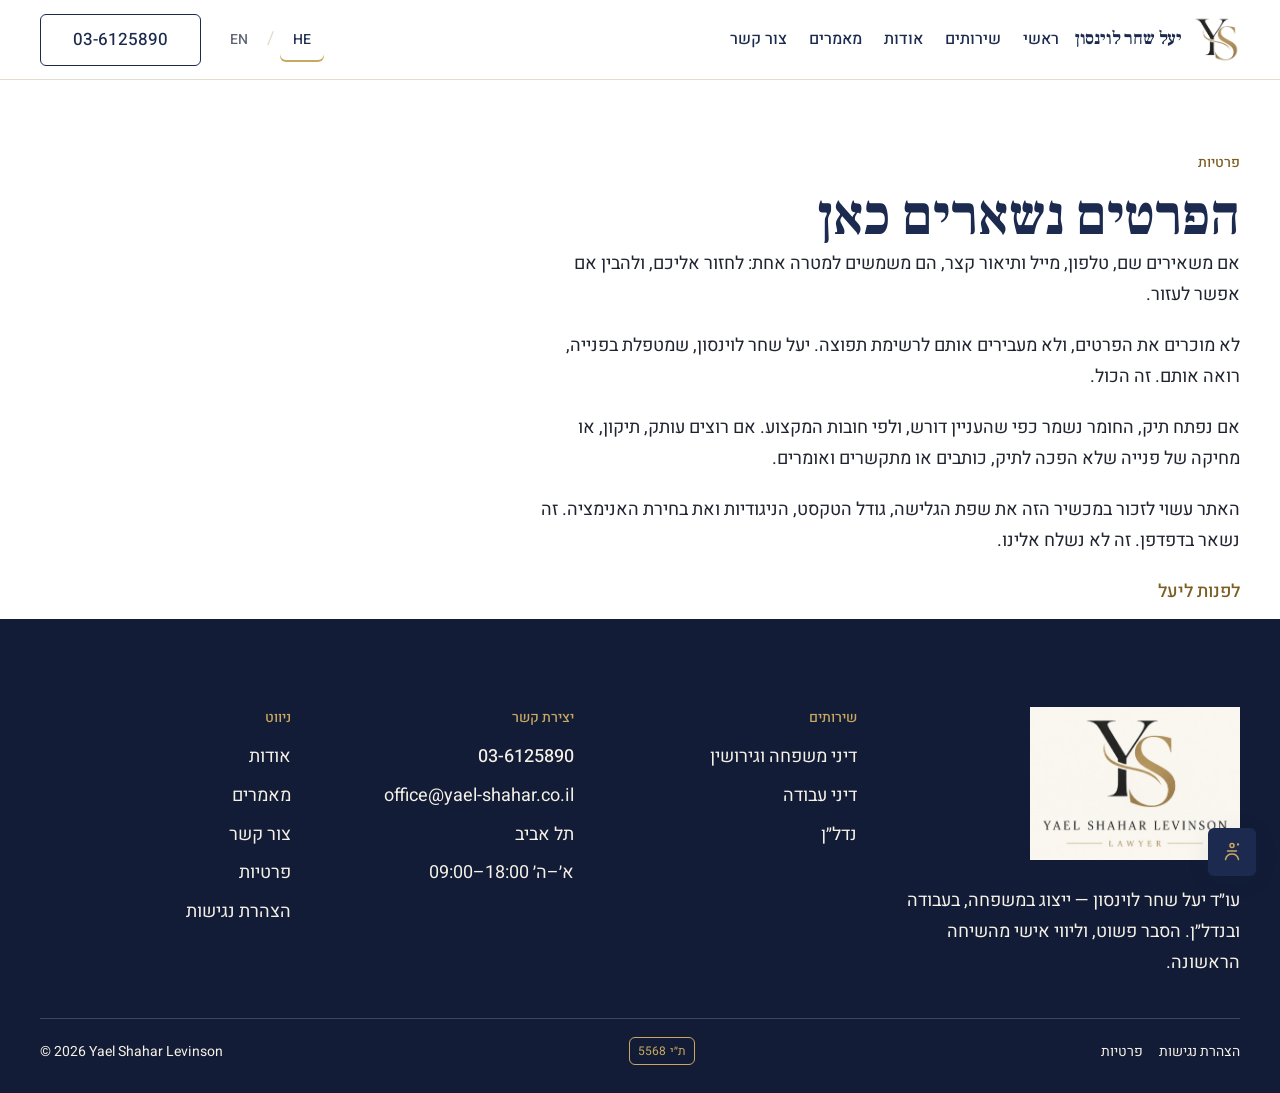
<file: privacy.html>
<!DOCTYPE html>
<html lang="he" dir="rtl">
<head>
  <meta charset="utf-8">
  <meta name="viewport" content="width=device-width, initial-scale=1">
  <title data-en="Privacy | Yael Shahar Levinson">פרטיות | יעל שחר לוינסון</title>
  <meta name="description" content="איך יעל שחר לוינסון שומרת על פרטים שנמסרים באתר." data-en="How Yael Shahar Levinson keeps the details you leave on this site.">
  <meta name="theme-color" content="#1B2A4E">
  <link rel="icon" href="images/favicon.png" type="image/png">
  <link rel="apple-touch-icon" href="images/apple-touch.png">
  <link rel="preconnect" href="https://fonts.googleapis.com">
  <link rel="preconnect" href="https://fonts.gstatic.com" crossorigin>
  <link href="https://fonts.googleapis.com/css2?family=Cormorant+Garamond:ital,wght@0,600;1,500&family=Frank+Ruhl+Libre:wght@400;500;700&family=Heebo:wght@400;500&display=swap" rel="stylesheet">
  <link rel="stylesheet" href="css/styles.css">
  <script>
  try {
    var lang = localStorage.getItem("cohen-lang");
    if (lang === "en") { document.documentElement.lang = "en"; document.documentElement.dir = "ltr"; }
    document.documentElement.classList.add("js");
    if (localStorage.getItem("cohen-motion") === "off") document.documentElement.classList.add("animations-off");
    if (localStorage.getItem("cohen-contrast") === "on") document.documentElement.classList.add("contrast");
    var fs = localStorage.getItem("cohen-font");
    if (fs) document.documentElement.style.fontSize = fs;
  } catch (e) {}
  </script>
  <noscript><style>.reveal{opacity:1!important;transform:none!important}</style></noscript>
</head>
<body data-page="privacy">
  <a class="skip" href="#main" data-en="Skip to content">דלגו לתוכן</a>
  <header class="site-header">
    <div class="container header-inner">
      <a class="logo" href="index.html"><img class="logo-mark" src="images/logo-mark.png" alt=""><span class="logo-name" data-en="Yael Shahar Levinson">יעל שחר לוינסון</span></a>
      <nav class="desktop-nav" aria-label="ראשי" data-en-label="Primary">
        <a class="nav-link" href="index.html" data-en="Home">ראשי</a>
        <div class="has-sub">
          <button class="nav-link" type="button" aria-expanded="false" aria-controls="services-menu" data-en="Services">שירותים</button>
          <div id="services-menu" class="dropdown">
            <a href="family.html" data-en="Family law and divorce">דיני משפחה וגירושין</a>
            <a href="labor.html" data-en="Employment law">דיני עבודה</a>
            <a href="real-estate.html" data-en="Real estate">נדל״ן</a>
          </div>
        </div>
        <a class="nav-link" href="about.html" data-en="About">אודות</a>
        <a class="nav-link" href="articles.html" data-en="Articles">מאמרים</a>
        <a class="nav-link" href="contact.html" data-en="Contact">צור קשר</a>
      </nav>
      <div class="header-end">
        <div class="lang" role="group" aria-label="שפה" data-en-label="Language">
          <button type="button" data-set-lang="he" aria-pressed="true" aria-label="עברית" data-en-label="Hebrew">HE</button><span aria-hidden="true">/</span><button type="button" data-set-lang="en" aria-pressed="false" aria-label="English" data-en-label="English">EN</button>
        </div>
        <a class="btn btn-secondary header-cta" href="tel:+97236125890" dir="ltr" aria-label="התקשרו 03-6125890" data-en-label="Call 03-6125890">03-6125890</a>
        <button class="burger" type="button" aria-expanded="false" aria-controls="mobile-nav"><span class="burger-lines" aria-hidden="true"></span><span class="sr-only" data-en="Menu">תפריט</span></button>
      </div>
    </div>
  </header>
  <div id="mobile-nav" class="mobile-nav" hidden>
    <nav aria-label="נייד" data-en-label="Mobile">
      <a href="index.html" data-en="Home">ראשי</a>
      <p class="mobile-label" data-en="Services">שירותים</p>
      <a class="sub" href="family.html" data-en="Family law and divorce">דיני משפחה וגירושין</a>
      <a class="sub" href="labor.html" data-en="Employment law">דיני עבודה</a>
      <a class="sub" href="real-estate.html" data-en="Real estate">נדל״ן</a>
      <a href="about.html" data-en="About">אודות</a>
      <a href="articles.html" data-en="Articles">מאמרים</a>
      <a href="contact.html" data-en="Contact">צור קשר</a>
    </nav>
    <div class="mobile-nav-cta">
      <a class="btn btn-secondary on-dark" href="tel:+97236125890" dir="ltr">03-6125890</a>
      <a class="btn btn-on-navy" href="contact.html" data-en="Leave your details">השאר פרטים</a>
    </div>
  </div>
  <main id="main">
    <header class="page-hero">
      <div class="container article-wrap">
        <p class="eyebrow" data-en="Privacy">פרטיות</p>
        <h1 data-en="The details stay here">הפרטים נשארים כאן</h1>
        <div class="prose">
          <p data-en="If you leave your name, phone, email, and a short description, we use them for one purpose: to return your call and to understand whether we can help.">אם משאירים שם, טלפון, מייל ותיאור קצר, הם משמשים למטרה אחת: לחזור אליכם, ולהבין אם אפשר לעזור.</p>
          <p data-en="We do not sell the details, and we do not pass them to a marketing list. Yael Shahar Levinson, who handles the inquiry, can see them. That is all.">לא מוכרים את הפרטים, ולא מעבירים אותם לרשימת תפוצה. יעל שחר לוינסון, שמטפלת בפנייה, רואה אותם. זה הכול.</p>
          <p data-en="If a case opens, the file is kept as the matter requires, and under the duties of the profession. If you want a copy, a correction, or deletion of an inquiry that did not become a case, write or call and say so.">אם נפתח תיק, החומר נשמר כפי שהעניין דורש, ולפי חובות המקצוע. אם רוצים עותק, תיקון, או מחיקה של פנייה שלא הפכה לתיק, כותבים או מתקשרים ואומרים.</p>
          <p data-en="The site may remember your language, text size, contrast, and motion choices on this device. That stays in the browser. It is not sent to us.">האתר עשוי לזכור במכשיר הזה את שפת הגלישה, גודל הטקסט, הניגודיות ואת בחירת האנימציה. זה נשאר בדפדפן. זה לא נשלח אלינו.</p>
          <p class="follow"><a class="text-link" href="contact.html" data-en="Contact Yael">לפנות ליעל</a></p>
        </div>
      </div>
    </header>
  </main>
  <footer class="site-footer">
    <div class="container footer-grid">
      <div>
        <a class="logo logo-lockup" href="index.html"><img src="images/logo-full.png" alt="יעל שחר לוינסון"></a>
        <p data-en="Adv. Yael Shahar Levinson — family, employment, and real estate. A clear explanation, and personal guidance from the first call.">עו״ד יעל שחר לוינסון — ייצוג במשפחה, בעבודה ובנדל״ן. הסבר פשוט, וליווי אישי מהשיחה הראשונה.</p>
      </div>
      <div><h2 data-en="Services">שירותים</h2><div class="footer-links"><a href="family.html" data-en="Family law and divorce">דיני משפחה וגירושין</a><a href="labor.html" data-en="Employment law">דיני עבודה</a><a href="real-estate.html" data-en="Real estate">נדל״ן</a></div></div>
      <div><h2 data-en="Contact">יצירת קשר</h2><div class="footer-links"><a class="phone" href="tel:+97236125890" dir="ltr">03-6125890</a><a href="mailto:office@yael-shahar.co.il" dir="ltr">office@yael-shahar.co.il</a><p data-en="Tel Aviv">תל אביב</p><p><span data-en="Sun–Thu">א׳–ה׳</span> <span dir="ltr">09:00–18:00</span></p></div></div>
      <div><h2 data-en="Explore">ניווט</h2><div class="footer-links"><a href="about.html" data-en="About">אודות</a><a href="articles.html" data-en="Articles">מאמרים</a><a href="contact.html" data-en="Contact">צור קשר</a><a href="privacy.html" data-en="Privacy">פרטיות</a><a href="accessibility.html" data-en="Accessibility statement">הצהרת נגישות</a></div></div>
    </div>
    <div class="container footer-base">
      <nav aria-label="משני" data-en-label="Secondary"><a href="accessibility.html" data-en="Accessibility statement">הצהרת נגישות</a><a href="privacy.html" data-en="Privacy">פרטיות</a></nav>
      <p class="std">ת״י 5568</p>
      <p dir="ltr">© 2026 Yael Shahar Levinson</p>
    </div>
  </footer>
  <div class="mobile-bar"><a class="btn btn-secondary" href="tel:+97236125890" data-en="Call">התקשר</a><a class="btn btn-primary" href="contact.html" data-en="Leave your details">השאר פרטים</a></div>
  <div class="a11y-widget">
    <button class="a11y-toggle" type="button" aria-expanded="false" aria-controls="a11y-panel"><span class="sr-only" data-en="Accessibility">נגישות</span><svg width="24" height="24" viewBox="0 0 24 24" fill="none" aria-hidden="true"><circle cx="12" cy="5.5" r="2" stroke="#C9A961" stroke-width="1.5"/><path d="M5.5 19.5c.9-3.6 3-5.4 6.5-5.4s5.6 1.8 6.5 5.4" stroke="#C9A961" stroke-width="1.5" stroke-linecap="round"/><path d="M7.5 11h9" stroke="#C9A961" stroke-width="1.5" stroke-linecap="round"/><circle cx="18" cy="4.5" r="1.15" fill="#C9A961"/></svg></button>
    <div id="a11y-panel" class="a11y-panel" hidden>
      <p data-en="Accessibility">נגישות</p>
      <button type="button" data-font="up" data-en="Larger text">הגדלת טקסט</button>
      <button type="button" data-font="down" data-en="Smaller text">הקטנת טקסט</button>
      <button type="button" data-contrast aria-pressed="false" data-en="Contrast">ניגודיות</button>
      <button type="button" data-motion aria-pressed="false" data-en="Stop animations">עצירת אנימציות</button>
    </div>
  </div>
  <script src="js/main.js" defer></script>
</body>
</html>
</file>
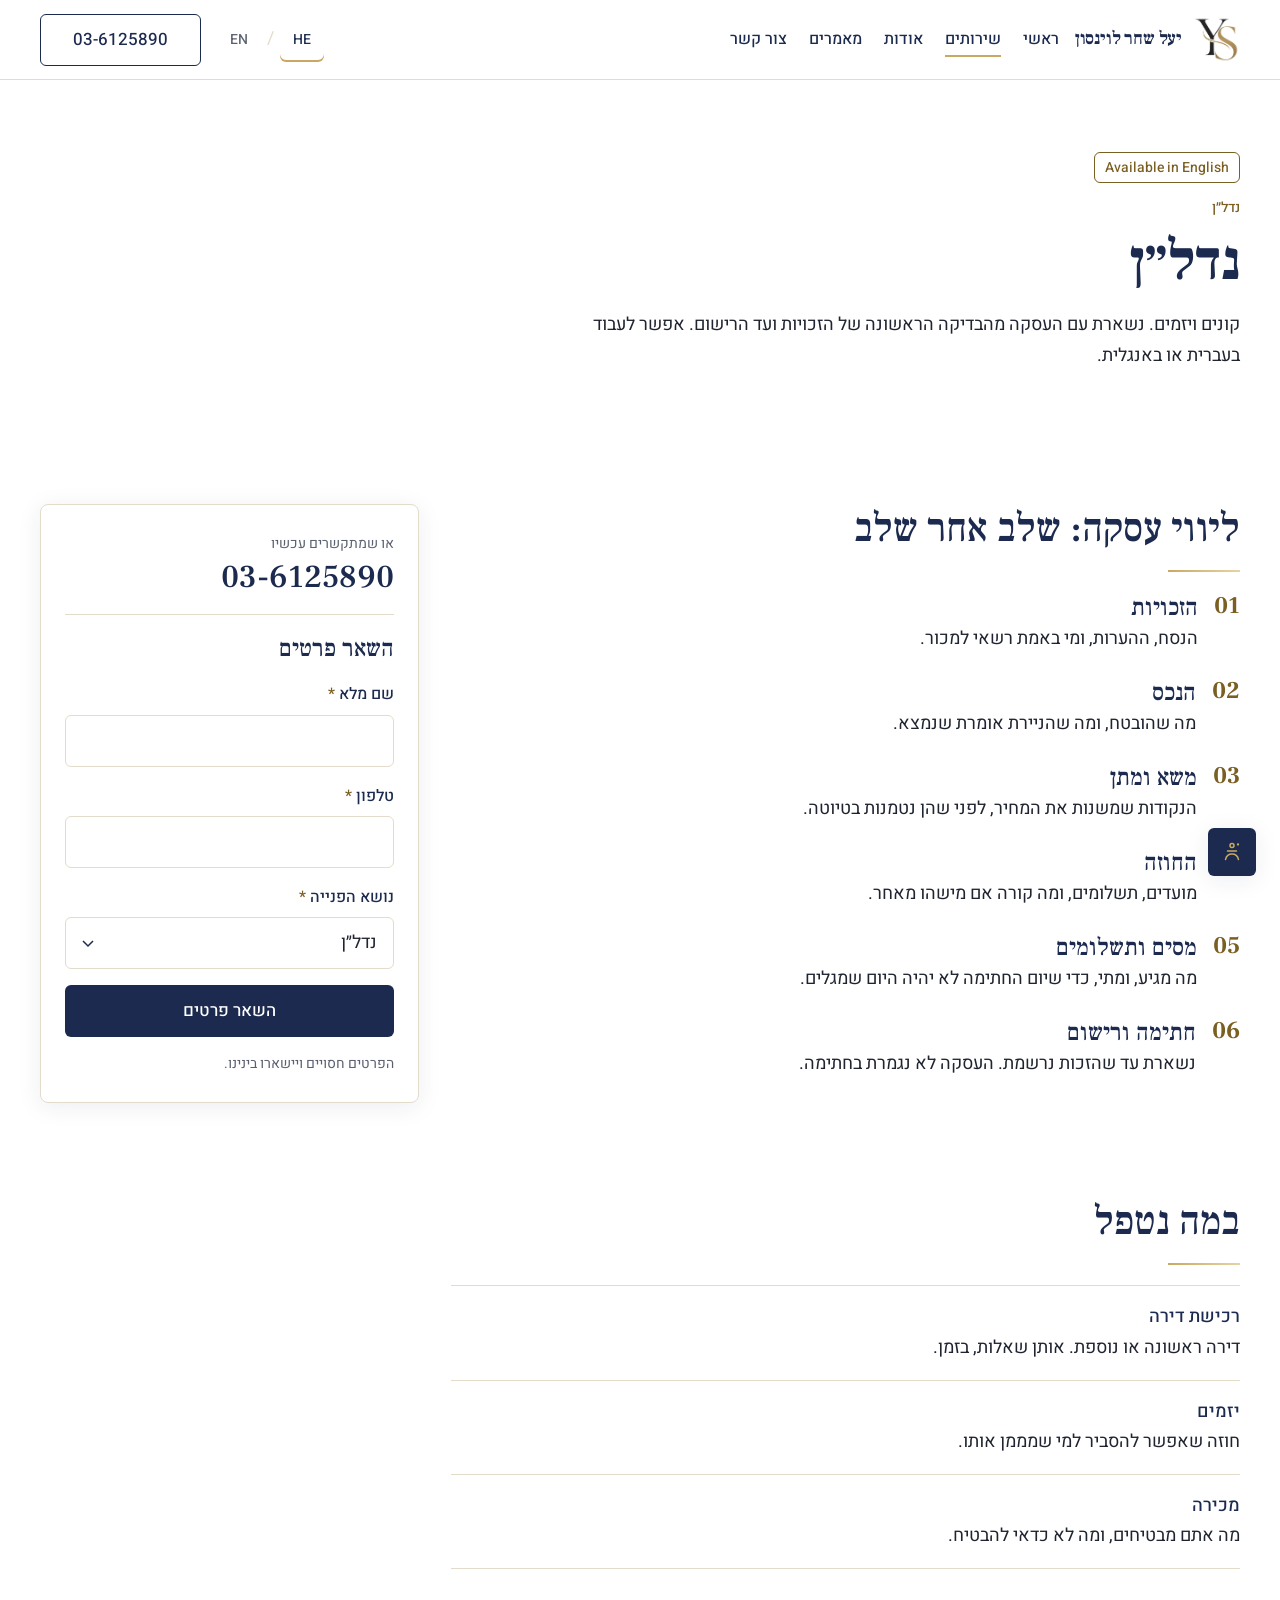
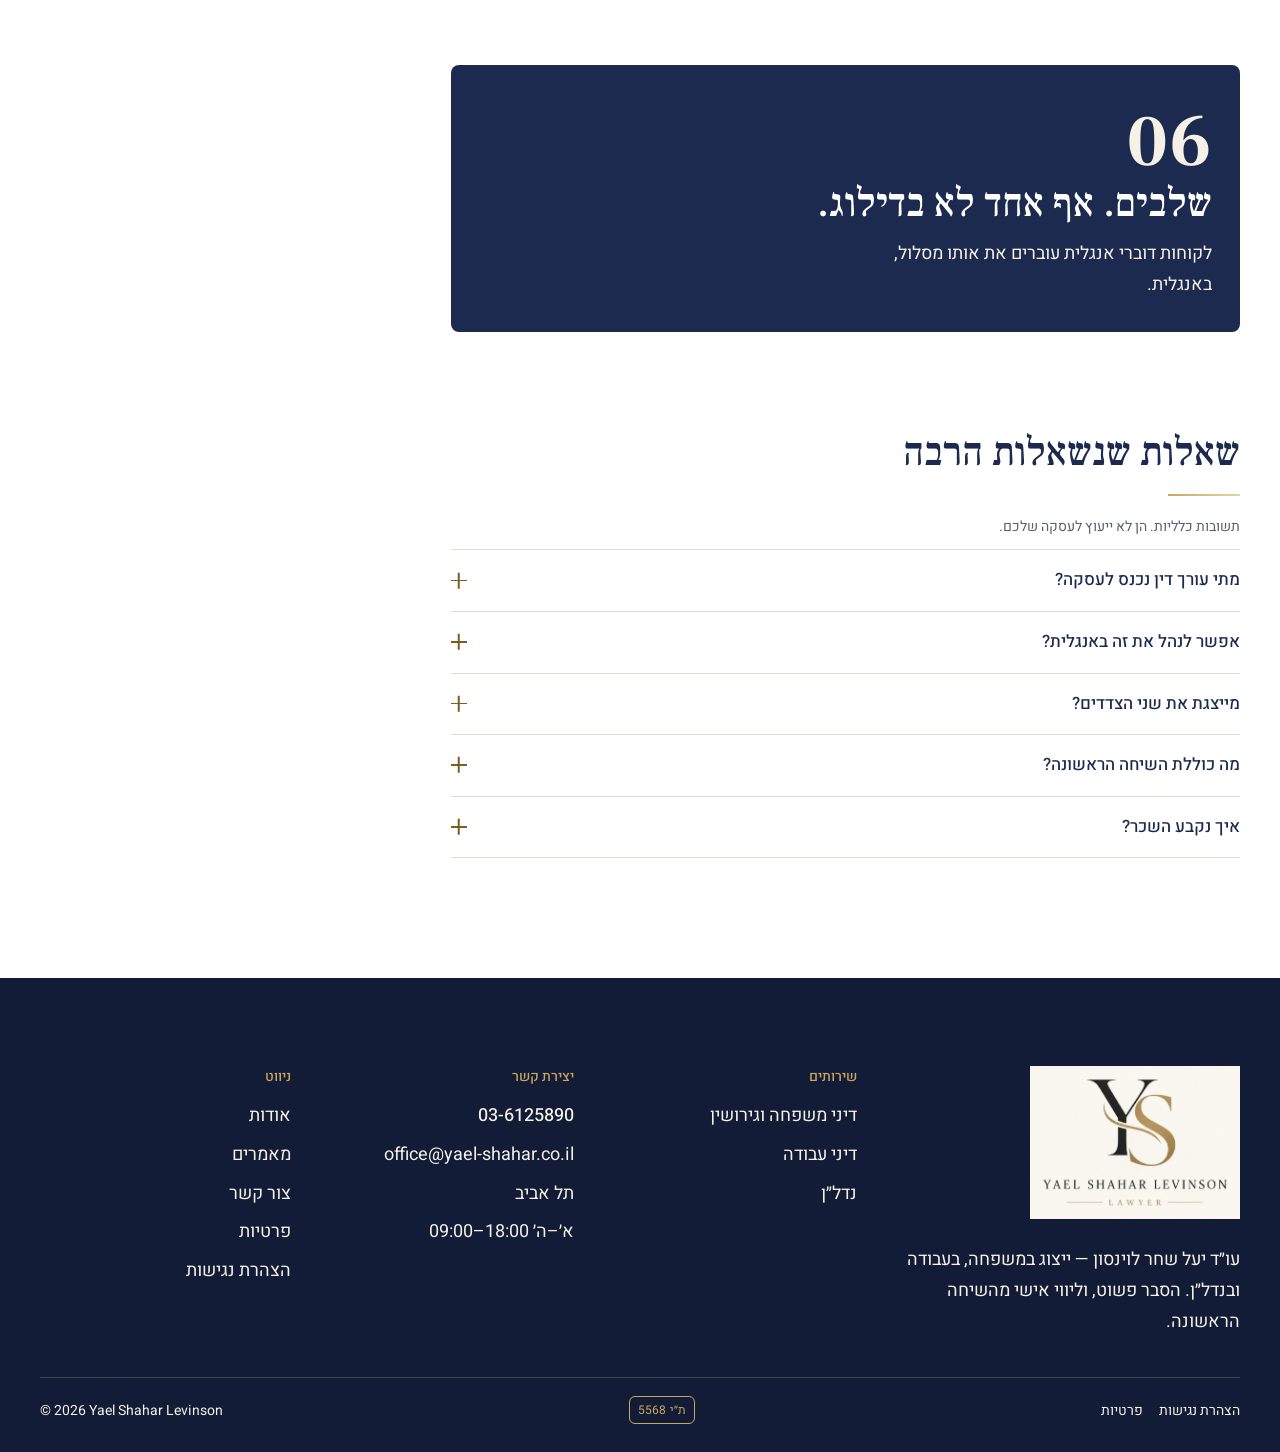
<file: real-estate.html>
<!DOCTYPE html>
<html lang="he" dir="rtl">
<head>
  <meta charset="utf-8">
  <meta name="viewport" content="width=device-width, initial-scale=1">
  <title data-en="Real estate | Yael Shahar Levinson">נדל״ן | יעל שחר לוינסון</title>
  <meta name="description" content="ליווי עסקאות נדל״ן לקונים וליזמים, שלב אחר שלב. השירות זמין גם באנגלית." data-en="Real estate transactions for buyers and developers, one stage at a time. Also available in English.">
  <meta name="theme-color" content="#1B2A4E">
  <link rel="icon" href="images/favicon.png" type="image/png">
  <link rel="apple-touch-icon" href="images/apple-touch.png">
  <link rel="preconnect" href="https://fonts.googleapis.com">
  <link rel="preconnect" href="https://fonts.gstatic.com" crossorigin>
  <link href="https://fonts.googleapis.com/css2?family=Cormorant+Garamond:ital,wght@0,600;1,500&family=Frank+Ruhl+Libre:wght@400;500;700&family=Heebo:wght@400;500&display=swap" rel="stylesheet">
  <link rel="stylesheet" href="css/styles.css">
  <script>
  try {
    var lang = localStorage.getItem("cohen-lang");
    if (lang === "en") { document.documentElement.lang = "en"; document.documentElement.dir = "ltr"; }
    document.documentElement.classList.add("js");
    if (localStorage.getItem("cohen-motion") === "off") document.documentElement.classList.add("animations-off");
    if (localStorage.getItem("cohen-contrast") === "on") document.documentElement.classList.add("contrast");
    var fs = localStorage.getItem("cohen-font");
    if (fs) document.documentElement.style.fontSize = fs;
  } catch (e) {}
  </script>
  <noscript><style>.reveal{opacity:1!important;transform:none!important}</style></noscript>
</head>
<body data-page="realestate">
  <a class="skip" href="#main" data-en="Skip to content">דלגו לתוכן</a>
  <header class="site-header">
    <div class="container header-inner">
      <a class="logo" href="index.html"><img class="logo-mark" src="images/logo-mark.png" alt=""><span class="logo-name" data-en="Yael Shahar Levinson">יעל שחר לוינסון</span></a>
      <nav class="desktop-nav" aria-label="ראשי" data-en-label="Primary">
        <a class="nav-link" href="index.html" data-en="Home">ראשי</a>
        <div class="has-sub">
          <button class="nav-link" type="button" aria-expanded="false" aria-controls="services-menu" data-en="Services">שירותים</button>
          <div id="services-menu" class="dropdown">
            <a href="family.html" data-en="Family law and divorce">דיני משפחה וגירושין</a>
            <a href="labor.html" data-en="Employment law">דיני עבודה</a>
            <a href="real-estate.html" data-en="Real estate">נדל״ן</a>
          </div>
        </div>
        <a class="nav-link" href="about.html" data-en="About">אודות</a>
        <a class="nav-link" href="articles.html" data-en="Articles">מאמרים</a>
        <a class="nav-link" href="contact.html" data-en="Contact">צור קשר</a>
      </nav>
      <div class="header-end">
        <div class="lang" role="group" aria-label="שפה" data-en-label="Language">
          <button type="button" data-set-lang="he" aria-pressed="true" aria-label="עברית" data-en-label="Hebrew">HE</button><span aria-hidden="true">/</span><button type="button" data-set-lang="en" aria-pressed="false" aria-label="English" data-en-label="English">EN</button>
        </div>
        <a class="btn btn-secondary header-cta" href="tel:+97236125890" dir="ltr" aria-label="התקשרו 03-6125890" data-en-label="Call 03-6125890">03-6125890</a>
        <button class="burger" type="button" aria-expanded="false" aria-controls="mobile-nav"><span class="burger-lines" aria-hidden="true"></span><span class="sr-only" data-en="Menu">תפריט</span></button>
      </div>
    </div>
  </header>
  <div id="mobile-nav" class="mobile-nav" hidden>
    <nav aria-label="נייד" data-en-label="Mobile">
      <a href="index.html" data-en="Home">ראשי</a>
      <p class="mobile-label" data-en="Services">שירותים</p>
      <a class="sub" href="family.html" data-en="Family law and divorce">דיני משפחה וגירושין</a>
      <a class="sub" href="labor.html" data-en="Employment law">דיני עבודה</a>
      <a class="sub" href="real-estate.html" data-en="Real estate">נדל״ן</a>
      <a href="about.html" data-en="About">אודות</a>
      <a href="articles.html" data-en="Articles">מאמרים</a>
      <a href="contact.html" data-en="Contact">צור קשר</a>
    </nav>
    <div class="mobile-nav-cta">
      <a class="btn btn-secondary on-dark" href="tel:+97236125890" dir="ltr">03-6125890</a>
      <a class="btn btn-on-navy" href="#consult" data-en="Leave your details">השאר פרטים</a>
    </div>
  </div>

  <main id="main">
    <header class="page-hero">
      <div class="container">
        <p class="badge">Available in English</p>
        <p class="eyebrow" data-en="Real estate">נדל״ן</p>
        <h1 data-en="Real estate">נדל״ן</h1>
        <p class="lede" data-en="Buyers and developers. She stays with the deal from the first check of title to registration. The work can be done in Hebrew or in English.">קונים ויזמים. נשארת עם העסקה מהבדיקה הראשונה של הזכויות ועד הרישום. אפשר לעבוד בעברית או באנגלית.</p>
      </div>
    </header>
    <div class="section section-tight">
      <div class="container service-layout">
        <div class="service-main">
          <section aria-labelledby="deal-title">
            <h2 id="deal-title" data-en="A transaction, one stage at a time">ליווי עסקה: שלב אחר שלב</h2>
            <hr class="gold-rule" aria-hidden="true">
            <ol class="vsteps">
              <li><span class="n">01</span><div><h3 data-en="Title">הזכויות</h3><p data-en="The extract, the warnings, and who is actually allowed to sell.">הנסח, ההערות, ומי באמת רשאי למכור.</p></div></li>
              <li><span class="n">02</span><div><h3 data-en="The property">הנכס</h3><p data-en="What was promised, and what the papers say is there.">מה שהובטח, ומה שהניירת אומרת שנמצא.</p></div></li>
              <li><span class="n">03</span><div><h3 data-en="Negotiation">משא ומתן</h3><p data-en="The points that change the price, said before they are buried in a draft.">הנקודות שמשנות את המחיר, לפני שהן נטמנות בטיוטה.</p></div></li>
              <li><span class="n">04</span><div><h3 data-en="The contract">החוזה</h3><p data-en="Dates, payments, and what happens if someone is late.">מועדים, תשלומים, ומה קורה אם מישהו מאחר.</p></div></li>
              <li><span class="n">05</span><div><h3 data-en="Tax and payments">מסים ותשלומים</h3><p data-en="What is due, and when, so the closing day is not the day you discover it.">מה מגיע, ומתי, כדי שיום החתימה לא יהיה היום שמגלים.</p></div></li>
              <li><span class="n">06</span><div><h3 data-en="Signing and registration">חתימה ורישום</h3><p data-en="She stays until the right is recorded. The deal is not over at the signature.">נשארת עד שהזכות נרשמת. העסקה לא נגמרת בחתימה.</p></div></li>
            </ol>
          </section>

          <section aria-labelledby="handle-title">
            <h2 id="handle-title" data-en="What we handle">במה נטפל</h2>
            <hr class="gold-rule" aria-hidden="true">
            <ul class="plain-list">
              <li><strong data-en="Buying an apartment">רכישת דירה</strong><span data-en="A first home or another one. The same questions, asked in time.">דירה ראשונה או נוספת. אותן שאלות, בזמן.</span></li>
              <li><strong data-en="Developers">יזמים</strong><span data-en="A contract that can be explained to the people who are financing it.">חוזה שאפשר להסביר למי שמממן אותו.</span></li>
              <li><strong data-en="Sale">מכירה</strong><span data-en="What you are promising, and what you should not promise.">מה אתם מבטיחים, ומה לא כדאי להבטיח.</span></li>
            </ul>
          </section>

          <section class="stat-panel on-navy" aria-labelledby="stat-title">
            <p class="stat-num">06</p>
            <h2 id="stat-title" data-en="Stages. None of them skipped.">שלבים. אף אחד לא בדילוג.</h2>
            <p data-en="English-speaking clients can take the same path, in English.">לקוחות דוברי אנגלית עוברים את אותו מסלול, באנגלית.</p>
          </section>

          <section aria-labelledby="faq-title">
            <h2 id="faq-title" data-en="Questions people ask">שאלות שנשאלות הרבה</h2>
            <hr class="gold-rule" aria-hidden="true">
            <p class="caption" data-en="General answers. They are not advice on your own deal.">תשובות כלליות. הן לא ייעוץ לעסקה שלכם.</p>
            <div class="faq">
              <div class="faq-item">
                <button type="button" aria-expanded="false" aria-controls="r1" id="rb1"><span data-en="When should a lawyer join the deal?">מתי עורך דין נכנס לעסקה?</span><span class="faq-icon" aria-hidden="true"></span></button>
                <div id="r1" class="faq-panel" role="region" aria-labelledby="rb1"><div><p data-en="Before the price feels final. A sentence in a memorandum is already a promise.">לפני שהמחיר מרגיש סגור. משפט בזיכרון דברים הוא כבר הבטחה.</p></div></div>
              </div>
              <div class="faq-item">
                <button type="button" aria-expanded="false" aria-controls="r2" id="rb2"><span data-en="Can the work be done in English?">אפשר לנהל את זה באנגלית?</span><span class="faq-icon" aria-hidden="true"></span></button>
                <div id="r2" class="faq-panel" role="region" aria-labelledby="rb2"><div><p data-en="Yes. Meetings, explanations, and correspondence. The Hebrew documents are explained, not handed over in silence.">כן. פגישות, הסברים והתכתבות. את המסמכים בעברית מסבירים, לא מוסרים בשתיקה.</p></div></div>
              </div>
              <div class="faq-item">
                <button type="button" aria-expanded="false" aria-controls="r3" id="rb3"><span data-en="Do you represent both sides?">מייצגת את שני הצדדים?</span><span class="faq-icon" aria-hidden="true"></span></button>
                <div id="r3" class="faq-panel" role="region" aria-labelledby="rb3"><div><p data-en="No. One side. The other side should have its own lawyer.">לא. צד אחד. לצד השני מגיע עורך דין משלו.</p></div></div>
              </div>
              <div class="faq-item">
                <button type="button" aria-expanded="false" aria-controls="r4" id="rb4"><span data-en="What does the first conversation include?">מה כוללת השיחה הראשונה?</span><span class="faq-icon" aria-hidden="true"></span></button>
                <div id="r4" class="faq-panel" role="region" aria-labelledby="rb4"><div><p data-en="Where the deal stands, what is missing, and whether this is the right fit. No obligation.">איפה העסקה עומדת, מה חסר, ואם זה מתאים. בלי התחייבות.</p></div></div>
              </div>
              <div class="faq-item">
                <button type="button" aria-expanded="false" aria-controls="r5" id="rb5"><span data-en="How are fees set?">איך נקבע השכר?</span><span class="faq-icon" aria-hidden="true"></span></button>
                <div id="r5" class="faq-panel" role="region" aria-labelledby="rb5"><div><p data-en="By the kind of deal, said before we begin. You will not meet the number for the first time on the invoice.">לפי סוג העסקה, ונאמר לפני שמתחילים. את המספר לא פוגשים לראשונה בחשבון.</p></div></div>
              </div>
            </div>
          </section>
        </div>
        <aside class="service-aside" id="consult">
          <div class="sticky-card">
            <div class="phone-line">
              <p class="caption" data-en="Or call now">או שמתקשרים עכשיו</p>
              <a class="phone-xl" href="tel:+97236125890" dir="ltr">03-6125890</a>
            </div>
            <h3 data-en="Leave your details">השאר פרטים</h3>
            <form data-form novalidate>
              <div class="form-fields">
                <div class="field">
                  <label for="re-name"><span data-en="Full name">שם מלא</span><span class="req" aria-hidden="true">*</span></label>
                  <input id="re-name" name="name" type="text" autocomplete="name" required aria-required="true">
                </div>
                <div class="field">
                  <label for="re-phone"><span data-en="Phone">טלפון</span><span class="req" aria-hidden="true">*</span></label>
                  <input id="re-phone" class="phone-field" name="phone" type="tel" inputmode="tel" autocomplete="tel" dir="ltr" required aria-required="true">
                </div>
                <div class="field">
                  <label for="re-subject"><span data-en="Subject">נושא הפנייה</span><span class="req" aria-hidden="true">*</span></label>
                  <select id="re-subject" name="subject" required aria-required="true">
                    <option value="realestate" selected data-en="Real estate">נדל״ן</option>
                    <option value="family" data-en="Family">משפחה</option>
                    <option value="labor" data-en="Employment">עבודה</option>
                    <option value="other" data-en="Other">אחר</option>
                  </select>
                </div>
                <button class="btn btn-primary" type="submit" data-en="Leave your details">השאר פרטים</button>
                <p class="reassure" data-en="Your details stay confidential. They remain between us.">הפרטים חסויים ויישארו בינינו.</p>
              </div>
              <div class="form-success" hidden tabindex="-1" role="status">
                <svg width="40" height="40" viewBox="0 0 40 40" aria-hidden="true"><circle cx="20" cy="20" r="16" fill="none" stroke="#1B2A4E" stroke-width="1.5"/><path d="M12 20.5l5.2 5.2L28 14.5" fill="none" stroke="#8A6D2B" stroke-width="1.5" stroke-linecap="round" stroke-linejoin="round"/></svg>
                <p class="success-title" data-en="We have it.">קיבלנו.</p>
                <p data-en="I will come back for a short conversation. No obligation.">אחזור אליכם לשיחה קצרה. בלי התחייבות.</p>
              </div>
            </form>
          </div>
        </aside>
      </div>
    </div>
  </main>
  <footer class="site-footer">
    <div class="container footer-grid">
      <div>
        <a class="logo logo-lockup" href="index.html"><img src="images/logo-full.png" alt="יעל שחר לוינסון"></a>
        <p data-en="Adv. Yael Shahar Levinson — family, employment, and real estate. A clear explanation, and personal guidance from the first call.">עו״ד יעל שחר לוינסון — ייצוג במשפחה, בעבודה ובנדל״ן. הסבר פשוט, וליווי אישי מהשיחה הראשונה.</p>
      </div>
      <div><h2 data-en="Services">שירותים</h2><div class="footer-links"><a href="family.html" data-en="Family law and divorce">דיני משפחה וגירושין</a><a href="labor.html" data-en="Employment law">דיני עבודה</a><a href="real-estate.html" data-en="Real estate">נדל״ן</a></div></div>
      <div><h2 data-en="Contact">יצירת קשר</h2><div class="footer-links"><a class="phone" href="tel:+97236125890" dir="ltr">03-6125890</a><a href="mailto:office@yael-shahar.co.il" dir="ltr">office@yael-shahar.co.il</a><p data-en="Tel Aviv">תל אביב</p><p><span data-en="Sun–Thu">א׳–ה׳</span> <span dir="ltr">09:00–18:00</span></p></div></div>
      <div><h2 data-en="Explore">ניווט</h2><div class="footer-links"><a href="about.html" data-en="About">אודות</a><a href="articles.html" data-en="Articles">מאמרים</a><a href="contact.html" data-en="Contact">צור קשר</a><a href="privacy.html" data-en="Privacy">פרטיות</a><a href="accessibility.html" data-en="Accessibility statement">הצהרת נגישות</a></div></div>
    </div>
    <div class="container footer-base">
      <nav aria-label="משני" data-en-label="Secondary"><a href="accessibility.html" data-en="Accessibility statement">הצהרת נגישות</a><a href="privacy.html" data-en="Privacy">פרטיות</a></nav>
      <p class="std">ת״י 5568</p>
      <p dir="ltr">© 2026 Yael Shahar Levinson</p>
    </div>
  </footer>
  <div class="mobile-bar"><a class="btn btn-secondary" href="tel:+97236125890" data-en="Call">התקשר</a><a class="btn btn-primary" href="#consult" data-en="Leave your details">השאר פרטים</a></div>
  <div class="a11y-widget">
    <button class="a11y-toggle" type="button" aria-expanded="false" aria-controls="a11y-panel"><span class="sr-only" data-en="Accessibility">נגישות</span><svg width="24" height="24" viewBox="0 0 24 24" fill="none" aria-hidden="true"><circle cx="12" cy="5.5" r="2" stroke="#C9A961" stroke-width="1.5"/><path d="M5.5 19.5c.9-3.6 3-5.4 6.5-5.4s5.6 1.8 6.5 5.4" stroke="#C9A961" stroke-width="1.5" stroke-linecap="round"/><path d="M7.5 11h9" stroke="#C9A961" stroke-width="1.5" stroke-linecap="round"/><circle cx="18" cy="4.5" r="1.15" fill="#C9A961"/></svg></button>
    <div id="a11y-panel" class="a11y-panel" hidden>
      <p data-en="Accessibility">נגישות</p>
      <button type="button" data-font="up" data-en="Larger text">הגדלת טקסט</button>
      <button type="button" data-font="down" data-en="Smaller text">הקטנת טקסט</button>
      <button type="button" data-contrast aria-pressed="false" data-en="Contrast">ניגודיות</button>
      <button type="button" data-motion aria-pressed="false" data-en="Stop animations">עצירת אנימציות</button>
    </div>
  </div>
  <script src="js/main.js" defer></script>
</body>
</html>
</file>
<file: css/styles.css>
/* Yael Shahar Levinson — quiet luxury, navy / gold / cream */

:root {
  --navy: #1b2a4e;
  --navy-2: #26396b;
  --navy-deep: #121c36;
  --cream: #f6f1e7;
  --gold: #c9a961;
  --cta: var(--gold);
  --gold-2: #e6d3a3;
  --gold-text: #7a5e22;
  --text: #1f2430;
  --muted: #5a6070;
  --border: #e3dccb;
  --white: #ffffff;
  --error: #b3261e;
  --shadow: 0 4px 24px rgba(27, 42, 78, 0.08);
  --shadow-hover: 0 8px 32px rgba(27, 42, 78, 0.14);
  --ease: cubic-bezier(0.2, 0.7, 0.2, 1);
  --header: 64px;
  --serif: "Frank Ruhl Libre", "Times New Roman", serif;
  --sans: "Heebo", "Arial Hebrew", Arial, sans-serif;
  --serif-en: "Cormorant Garamond", Georgia, serif;
  --hero: linear-gradient(135deg, #1b2a4e 0%, #26396b 100%);
  --gold-line: linear-gradient(90deg, #c9a961, #e6d3a3);
  --space-1: 8px;
  --space-2: 16px;
  --space-3: 24px;
  --space-4: 32px;
  --space-5: 40px;
  --space-6: 48px;
  --space-7: 56px;
  --space-8: 64px;
  --btn-height: 52px;
  --btn-radius: 6px;
  --btn-pad-x: 32px;
  --btn-font: 1.0625rem;
  --focus-ring: 3px solid var(--gold);
  --focus-offset: 3px;
}

*,
*::before,
*::after { box-sizing: border-box; }

[hidden] { display: none !important; }

html { scroll-behavior: smooth; }

body {
  margin: 0;
  background: var(--white);
  color: var(--text);
  font-family: var(--sans);
  font-weight: 400;
  font-size: 1.0625rem;
  line-height: 1.7;
  text-rendering: optimizeLegibility;
  padding-bottom: calc(72px + env(safe-area-inset-bottom));
}

img, svg { display: block; max-width: 100%; }
button, input, select, textarea { font: inherit; color: inherit; }
button { cursor: pointer; }
h1, h2, h3, p { margin: 0; }
ul, ol { margin: 0; padding: 0; }
a { color: inherit; }

h1, h2, h3, .logo-name, .team-name, .stat-num, .step-num, .when, .phone-xl {
  font-family: var(--serif);
  color: var(--navy);
}

h1, h2 { text-wrap: balance; }
h1 { font-weight: 700; font-size: 2.25rem; line-height: 1.15; }
h2 { font-weight: 500; font-size: 1.75rem; line-height: 1.25; }
h3, .team-name { font-weight: 500; font-size: 1.25rem; line-height: 1.35; }

.lede, .prose p { text-wrap: pretty; }
.lede { max-width: 70ch; margin-top: 16px; }
.caption { font-size: 0.875rem; line-height: 1.5; color: var(--muted); }
.eyebrow {
  font-weight: 500;
  font-size: 0.875rem;
  line-height: 1.5;
  color: var(--gold-text);
  margin-bottom: 12px;
}
.gold-rule {
  display: block;
  width: 72px;
  height: 2px;
  margin: 16px 0 20px;
  border: 0;
  background: var(--gold-line);
}
.gold-divider {
  display: block;
  width: 100%;
  height: 2px;
  margin: 0;
  padding: 0;
  border: 0;
  background-color: var(--gold);
  box-shadow: none;
  filter: none;
  opacity: 1;
}
.prose { max-width: 70ch; }
.prose p + p,
.prose .quote { margin-top: 1.15em; }
.prose h2 { margin-top: 1.6em; }
.prose a { color: var(--gold-text); }

.quote {
  font-family: var(--serif);
  font-weight: 400;
  font-size: 1.25rem;
  line-height: 1.45;
  color: var(--navy);
  border-inline-start: 2px solid var(--gold);
  padding-inline-start: 20px;
  max-width: 40ch;
}

.sr-only {
  position: absolute;
  width: 1px;
  height: 1px;
  padding: 0;
  margin: -1px;
  overflow: hidden;
  clip: rect(0, 0, 0, 0);
  white-space: nowrap;
  border: 0;
}

:focus-visible {
  outline: var(--focus-ring);
  outline-offset: var(--focus-offset);
}

::selection { background: var(--navy); color: #fff; }

#consult, #lead, #about-yael, #about-intro, #why, #hero, #main { scroll-margin-top: calc(var(--header) + 12px); }

.skip {
  position: absolute;
  inset-inline-start: 12px;
  top: -48px;
  z-index: 80;
  background: #fff;
  color: var(--navy);
  padding: 10px 14px;
  border-radius: 6px;
  text-decoration: none;
  font-weight: 500;
}
.skip:focus { top: 12px; }

.container {
  width: min(1200px, calc(100% - 40px));
  margin-inline: auto;
}

.section { padding-block: 4.5rem; }
.section-cream { background: var(--cream); }
.section-tight { padding-block-start: 3rem; }

.section.on-navy { background: var(--navy); }
.on-navy,
.on-navy h1,
.on-navy h2,
.on-navy h3 { color: #fff; }
.on-navy .eyebrow { color: var(--gold); }
.on-navy .lede { color: var(--cream); }

.section-head { margin-bottom: 32px; max-width: 40rem; }

/* Header */
.site-header {
  position: sticky;
  top: 0;
  z-index: 60;
  height: var(--header);
  background: #fff;
  border-bottom: 1px solid var(--border);
}
.site-header.is-scrolled { box-shadow: var(--shadow); }
.header-inner {
  height: 100%;
  display: flex;
  align-items: center;
  gap: var(--space-2);
}
.logo {
  display: flex;
  align-items: center;
  gap: 10px;
  text-decoration: none;
  color: inherit;
  min-width: 0;
}
.logo-mark {
  width: 42px;
  height: 42px;
  object-fit: contain;
  flex: none;
}
.logo-lockup {
  display: inline-block;
  line-height: 0;
  background: #faf7f0;
}
.logo-lockup img {
  width: 168px;
  height: auto;
}
.logo-name {
  font-weight: 700;
  font-size: 0.92rem;
  line-height: 1.15;
  color: var(--navy);
  letter-spacing: -0.01em;
  white-space: nowrap;
}
.logo-rule { width: 36px; height: 2px; background: var(--gold-line); }
.desktop-nav { display: none; align-items: center; gap: 22px; }
.header-end {
  margin-inline-start: auto;
  display: flex;
  align-items: center;
  gap: var(--space-2);
}
.nav-link {
  position: relative;
  display: inline-flex;
  align-items: center;
  background: none;
  border: 0;
  padding: 8px 0;
  color: var(--navy);
  text-decoration: none;
  font-weight: 500;
  font-size: 1rem;
  line-height: 1.2;
}
.nav-link::after {
  content: "";
  position: absolute;
  inset-inline: 0;
  bottom: 0;
  height: 2px;
  background: var(--gold);
  transform: scaleX(0);
  transform-origin: right center;
  transition: transform 200ms var(--ease);
}
.nav-link:hover::after,
.nav-link:focus-visible::after,
.nav-link[aria-current="page"]::after,
.has-sub.is-active > .nav-link::after { transform: scaleX(1); }

.has-sub { position: relative; }
.dropdown {
  display: none;
  position: absolute;
  z-index: 20;
  top: calc(100% + 10px);
  inset-inline-start: 0;
  min-width: 240px;
  padding: 8px;
  background: #fff;
  border: 1px solid var(--border);
  border-radius: 8px;
  box-shadow: var(--shadow-hover);
}
.dropdown a {
  display: block;
  padding: 12px 14px;
  border-radius: 6px;
  text-decoration: none;
  font-weight: 500;
  color: var(--text);
}
.dropdown a:hover,
.dropdown a[aria-current="page"] { background: var(--cream); color: var(--navy); }

.lang { display: flex; align-items: center; gap: 6px; color: var(--border); }
.lang button {
  background: none;
  border: 0;
  min-width: 44px;
  min-height: 44px;
  padding: 6px 8px;
  font-weight: 500;
  font-size: 0.875rem;
  color: var(--muted);
  border-radius: var(--btn-radius);
  transition: color 200ms var(--ease), background-color 200ms var(--ease);
}
.lang button:hover { color: var(--navy); }
.lang button[aria-pressed="true"] {
  color: var(--navy);
  box-shadow: inset 0 -2px 0 var(--gold);
}

.burger {
  width: 44px;
  height: 44px;
  display: grid;
  place-items: center;
  background: none;
  border: 0;
  padding: 0;
}
.burger-lines,
.burger-lines::before,
.burger-lines::after {
  display: block;
  width: 22px;
  height: 1.5px;
  background: var(--navy);
  position: relative;
  transition: transform 200ms var(--ease), top 200ms var(--ease), background 200ms var(--ease);
}
.burger-lines::before,
.burger-lines::after {
  content: "";
  position: absolute;
  inset-inline-start: 0;
}
.burger-lines::before { top: -7px; }
.burger-lines::after { top: 7px; }

a.header-cta {
  display: none;
  white-space: nowrap;
  font-variant-numeric: lining-nums;
}

.mobile-nav {
  position: fixed;
  inset: 0;
  z-index: 50;
  background: var(--navy);
  color: #fff;
  padding: calc(var(--header) + 24px) 24px 32px;
  display: flex;
  flex-direction: column;
  justify-content: space-between;
  overflow: auto;
}
.mobile-nav[hidden] { display: none; }
.mobile-nav nav { display: grid; gap: 6px; align-content: start; }
.mobile-nav a {
  color: #fff;
  text-decoration: none;
  font-family: var(--serif);
  font-weight: 500;
  font-size: 2rem;
  line-height: 1.25;
  width: fit-content;
}
.mobile-nav a.sub {
  font-family: var(--sans);
  font-weight: 400;
  font-size: 1.125rem;
  color: var(--gold-2);
  padding-inline-start: 12px;
}
.mobile-label {
  margin-top: 18px;
  color: var(--gold);
  font-size: 0.875rem;
  font-weight: 500;
}
.mobile-nav-cta { display: grid; gap: 10px; }

body.menu-open { overflow: hidden; }
body.menu-open .site-header {
  background: transparent;
  border-bottom-color: transparent;
  box-shadow: none;
}
body.menu-open .logo-mark {
  background: #faf7f0;
  border-radius: 2px;
}
body.menu-open .logo-name,
body.menu-open .lang button,
body.menu-open .lang button:hover { color: #fff; }
body.menu-open .lang button[aria-pressed="true"] { color: #fff; }
body.menu-open .burger-lines,
body.menu-open .hero-shell .burger-lines { background: transparent; }
body.menu-open .burger-lines::before,
body.menu-open .burger-lines::after { background: #fff; top: 0; }
body.menu-open .burger-lines::before { transform: rotate(45deg); }
body.menu-open .burger-lines::after { transform: rotate(-45deg); }
body.menu-open .mobile-bar,
body.menu-open .a11y-widget { visibility: hidden; }

/* Buttons */
.btn {
  display: inline-flex;
  align-items: center;
  justify-content: center;
  gap: var(--space-1);
  min-height: var(--btn-height);
  padding: 0 var(--btn-pad-x);
  border-radius: var(--btn-radius);
  border: 1.5px solid transparent;
  text-decoration: none;
  font-family: var(--sans);
  font-weight: 500;
  font-size: var(--btn-font);
  line-height: 1;
  transition: background-color 200ms var(--ease), color 200ms var(--ease), box-shadow 200ms var(--ease), border-color 200ms var(--ease), transform 200ms var(--ease);
}
.btn:active { transform: translateY(1px); }
.btn:focus-visible {
  outline: var(--focus-ring);
  outline-offset: var(--focus-offset);
}
.btn-primary {
  background: var(--navy);
  color: var(--white);
  box-shadow: inset 0 -2px 0 transparent;
}
.btn-primary:hover { background: var(--navy-2); box-shadow: inset 0 -2px 0 var(--gold); }
.btn-primary:active { background: var(--navy-deep); }
.btn-on-navy {
  background: var(--gold);
  color: var(--navy);
  box-shadow: 0 1px 0 rgba(18, 28, 54, 0.12);
}
.btn-on-navy:hover {
  background: var(--gold-2);
  box-shadow: inset 0 -2px 0 var(--navy);
}
.btn-on-navy:active { background: #b8974e; }
.btn-on-navy:focus-visible { outline-color: var(--cream); }
.btn-secondary {
  background: transparent;
  color: var(--navy);
  border-color: var(--navy);
}
.btn-secondary:hover { background: var(--navy); color: var(--white); }
.btn-secondary:active { background: var(--navy-deep); color: var(--white); }
.btn-secondary.on-dark {
  color: var(--white);
  border-color: var(--gold-2);
}
.btn-secondary.on-dark:hover {
  background: var(--white);
  color: var(--navy);
  border-color: var(--white);
}
.btn-row { display: grid; gap: 12px; margin-top: 28px; }
.text-link, .more {
  color: var(--gold-text);
  font-weight: 500;
  text-decoration: none;
  width: fit-content;
  background-image: var(--gold-line);
  background-repeat: no-repeat;
  background-position: 100% 100%;
  background-size: 0 2px;
  transition: background-size 200ms var(--ease);
}
.more::after {
  content: "";
  display: inline-block;
  width: 14px;
  height: 14px;
  margin-inline-start: 6px;
  vertical-align: -2px;
  background: currentColor;
  mask: url("data:image/svg+xml,%3Csvg xmlns='http://www.w3.org/2000/svg' viewBox='0 0 16 16'%3E%3Cpath fill='black' d='M6 3l5 5-5 5-1.2-1.2L8.6 8 4.8 4.2z'/%3E%3C/svg%3E") center / contain no-repeat;
}
[dir="rtl"] .more::after { transform: scaleX(-1); }
.text-link:hover, .more:hover { background-size: 100% 2px; }

/* Home hero shell — rounded navy stage with in-card nav */
body[data-page="home"] {
  background: #efe8dc;
}
.hero-shell {
  margin: 12px;
  border-radius: 28px;
  overflow: hidden;
  color: #fff;
  background-color: #161f38;
  background-image: radial-gradient(
    ellipse 85% 75% at 28% 52%,
    rgba(38, 57, 107, 0.55) 0%,
    #161f38 58%
  );
}

[dir="ltr"] .hero-shell {
  background-image: radial-gradient(
    ellipse 85% 75% at 72% 52%,
    rgba(38, 57, 107, 0.55) 0%,
    #161f38 58%
  );
}
.hero-shell .site-header {
  position: relative;
  background: transparent;
  border-bottom: 0;
  box-shadow: none;
}
.hero-shell .site-header.is-scrolled { box-shadow: none; }
.hero-shell .header-inner {
  width: min(1200px, calc(100% - 32px));
  margin-inline: auto;
}
.hero-shell .logo-mark {
  background: transparent;
  border-radius: 0;
  padding: 0;
  filter: brightness(0) invert(1);
}
.hero-shell .logo-name,
.hero-shell .nav-link { color: #f6f1e7; }
@media (max-width: 720px) {
  .hero-shell .logo-name { display: none; }
  .hero-shell .lang button {
    min-width: 36px;
    min-height: 40px;
    padding: 4px;
  }
}
.hero-shell .nav-link::after { background: var(--gold); }
.hero-shell .lang { color: rgba(246, 241, 231, 0.28); }
.hero-shell .lang button,
.hero-shell .lang button:hover,
.hero-shell .lang button[aria-pressed="true"] { color: #f6f1e7; }
.hero-shell .lang button[aria-pressed="true"] { box-shadow: inset 0 -2px 0 var(--gold); }
.hero-shell .burger-lines,
.hero-shell .burger-lines::before,
.hero-shell .burger-lines::after { background: #f6f1e7; }
.hero-shell .header-cta {
  align-items: center;
  gap: 8px;
  background: var(--cta);
  color: var(--navy);
  border-color: transparent;
  border-radius: 999px;
  min-height: 44px;
  padding-inline: 22px;
  font-weight: 500;
  box-shadow: none;
}
.hero-shell .header-cta:hover {
  background: var(--gold-2);
  color: var(--navy);
}
.header-cta__icon { flex: none; }
.hero-shell .dropdown {
  background: #fff;
  color: var(--text);
}

/* Home hero — boutique layout */
.hero {
  box-sizing: border-box;
  width: min(1200px, 100%);
  margin-inline: auto;
  padding: clamp(32px, 5vh, 64px) var(--space-3);
  color: #fff;
  text-align: start;
  display: grid;
  align-items: center;
  gap: clamp(28px, 4vw, 56px);
  min-height: calc(100svh - var(--header) - 24px);
}

.hero__copy {
  display: flex;
  flex-direction: column;
  align-items: flex-start;
  justify-content: center;
  gap: clamp(20px, 2.5vh, 28px);
  min-width: 0;
  align-self: center;
}

.hero-role {
  margin: 0;
  font-family: var(--sans);
  font-weight: 500;
  font-size: 0.8125rem;
  line-height: 1.5;
  letter-spacing: 0.12em;
  color: rgba(201, 169, 97, 0.92);
}

.hero h1 {
  margin: 0;
  color: #fff;
  font-weight: 700;
  font-size: clamp(2.25rem, 4.2vw, 3.75rem);
  line-height: 1.15;
  letter-spacing: -0.02em;
  max-width: 14em;
  text-wrap: pretty;
  text-wrap: balance;
}

.hero__rule {
  width: 56px;
  height: 1px;
  margin: 0;
  opacity: 0.85;
}

.hero__lede {
  margin: 0;
  max-width: 28em;
  color: rgba(246, 241, 231, 0.82);
  font-size: clamp(1rem, 1.25vw, 1.2rem);
  line-height: 1.6;
  font-weight: 400;
  text-wrap: pretty;
}

.hero-stat {
  margin: 0;
  min-width: 0;
}

.hero-stat__num {
  margin: 0;
  font-family: var(--serif);
  font-weight: 700;
  font-size: clamp(2.4rem, 3.6vw, 3.4rem);
  line-height: 1;
  color: var(--gold);
  font-variant-numeric: lining-nums tabular-nums;
  letter-spacing: -0.02em;
}

.hero-stat__label {
  margin: 8px 0 0;
  font-family: var(--sans);
  font-size: 15px;
  font-weight: 500;
  line-height: 1.4;
  color: rgba(246, 241, 231, 0.78);
}

.hero-actions {
  display: flex;
  flex-wrap: wrap;
  align-items: center;
  gap: 16px 24px;
  width: 100%;
}

.btn-hero {
  min-height: 56px;
  padding-inline: 32px;
  border: none;
  border-radius: 999px;
  background: var(--cta);
  color: var(--navy);
  font-weight: 500;
  box-shadow: 0 10px 24px rgba(0, 0, 0, 0.22);
}

.btn-hero:hover {
  background: var(--gold-2);
  color: var(--navy);
}

.btn-hero:focus-visible { outline-color: var(--gold-2); }

.hero-call-link {
  display: inline-flex;
  align-items: center;
  gap: 10px;
  direction: ltr;
  unicode-bidi: isolate;
  color: var(--gold-2);
  text-decoration: none;
  font-family: var(--serif);
  font-weight: 700;
  font-size: 20px;
  letter-spacing: 0.02em;
}

.hero-call-link__icon { flex: none; color: var(--gold); }
.hero-call-link:hover { color: var(--gold); }

.hero__media {
  display: flex;
  justify-content: center;
  align-items: center;
  align-self: center;
  min-width: 0;
}

.hero__portrait {
  position: relative;
  width: min(100%, clamp(300px, 78vw, 580px));
  margin: 0;
  aspect-ratio: 3 / 4.15;
  overflow: hidden;
  border-radius: 999px 999px 0 0;
  border: none;
  background: var(--navy-deep);
  box-shadow: 0 20px 48px rgba(0, 0, 0, 0.38);
  flex: none;
}

.hero__portrait img {
  display: block;
  width: 100%;
  height: 100%;
  object-fit: cover;
  object-position: center 18%;
  transform: scale(1.06);
}

@media (min-width: 769px) {
  .hero {
    grid-template-columns: minmax(0, 1.05fr) minmax(0, 0.95fr);
    align-items: center;
    padding-block: clamp(24px, 3vh, 48px);
    padding-inline: clamp(24px, 3vw, 40px);
  }

  [dir="rtl"] .hero__media { justify-content: flex-end; }
  [dir="ltr"] .hero__media { justify-content: flex-start; }

  .hero__media {
    align-self: stretch;
    align-items: flex-end;
  }

  .hero__portrait {
    width: min(clamp(340px, 44vw, 620px), min(52vw, 620px));
    max-width: 100%;
    max-height: min(88vh, 780px);
    aspect-ratio: 3 / 4.2;
  }
}

@media (max-width: 768px) {
  .hero {
    grid-template-columns: 1fr;
    min-height: 0;
    padding-block: 28px 40px;
    gap: 32px;
  }

  .hero__media { order: -1; }

  .hero__portrait {
    width: min(88vw, 360px);
    max-height: none;
  }

  .hero h1 {
    font-size: clamp(1.85rem, 8.5vw, 2.5rem);
  }

  .hero-actions {
    flex-direction: column;
    align-items: stretch;
    gap: 20px;
  }

  .btn-hero {
    width: 100%;
    justify-content: center;
  }

  .hero-call-link {
    justify-content: center;
    width: 100%;
    font-size: 22px;
  }
}

@media (min-width: 769px) and (max-height: 800px) {
  body[data-page="home"] { --header: 64px; }
  .hero-shell .site-header { height: 64px; }

  .hero__copy { gap: 16px; }

  .hero h1 {
    font-size: clamp(2rem, 3.6vw, 3.1rem);
    line-height: 1.12;
  }

  .hero__lede {
    font-size: clamp(0.95rem, 1.15vw, 1.1rem);
    line-height: 1.55;
  }

  .btn-hero { min-height: 50px; }
  .hero-call-link { font-size: 18px; }

  .hero__portrait {
    width: min(clamp(300px, 40vw, 520px), min(48vw, 520px));
    max-height: min(72vh, 640px);
  }

  .hero-stat__num { font-size: clamp(2.16rem, 3.24vw, 3.06rem); }
  .hero-stat__label { font-size: 14px; }
}
.trust {
  background: var(--navy);
  color: #fff;
  padding-block: 36px 40px;
}
.trust-rule {
  height: 1px;
  border: 0;
  margin: 8px 0 28px;
  background: var(--gold-line);
  opacity: 0.75;
}
.trust-grid {
  display: grid;
  grid-template-columns: 1fr 1fr;
  gap: 28px 16px;
}
.stat-num {
  font-weight: 700;
  font-size: 3rem;
  line-height: 1;
  color: var(--gold);
  font-variant-numeric: lining-nums;
}
.stat-word { font-size: 2rem; }
.stat-label { margin-top: 8px; color: var(--gold-2); max-width: 14ch; }

.about-intro {
  background: #fafaf7;
  padding-block: 80px;
}
.about-intro__grid {
  display: grid;
  gap: 40px;
  align-items: center;
}
.about-intro__copy .gold-rule { margin-block: 16px 24px; }
.about-intro__prose { max-width: 60ch; }
.about-intro__prose .about-intro__text + .about-intro__text { margin-top: 1.15em; }
.about-intro__text {
  margin: 0;
  font-size: clamp(1.125rem, 1.05rem + 0.2vw, 1.1875rem);
  line-height: 1.9;
  color: var(--text);
  max-width: 60ch;
}
.about-intro__stats {
  display: grid;
  grid-template-columns: repeat(3, minmax(0, 1fr));
  gap: 16px 20px;
  margin: 28px 0 0;
  padding: 0;
  max-width: 60ch;
}
.about-intro__stat { margin: 0; min-width: 0; }
.about-intro__stat-num {
  margin: 0;
  font-family: var(--serif);
  font-weight: 700;
  font-size: clamp(1.75rem, 1.4rem + 1.2vw, 2.25rem);
  line-height: 1.1;
  color: var(--gold-text);
  font-variant-numeric: lining-nums tabular-nums;
}
.about-intro__stat-value { display: inline-block; }
.about-intro__stat-digit { font-variant-numeric: lining-nums tabular-nums; }
.about-intro__stat-label {
  margin: 6px 0 0;
  font-family: var(--sans);
  font-size: 0.875rem;
  line-height: 1.45;
  color: var(--muted);
}
.about-intro__copy > .gold-divider {
  max-width: 60ch;
  margin-block: 24px 0;
}
.about-intro__cta {
  display: inline-flex;
  margin-top: 28px;
  min-width: min(100%, 220px);
  justify-content: center;
}
.about-intro__photo {
  margin: 0 auto;
  width: 100%;
  max-width: min(400px, 88vw);
  overflow: hidden;
  border-radius: 8px;
  aspect-ratio: 4 / 5;
  background: var(--navy);
  box-shadow: var(--shadow);
}
.about-intro__photo img {
  width: 100%;
  height: 100%;
  object-fit: cover;
  object-position: 50% 22%;
}

@media (max-width: 479px) {
  .about-intro__stats { grid-template-columns: 1fr; gap: 14px; }
  .about-intro__cta { width: 100%; }
}

.portrait {
  position: relative;
  width: min(100%, 420px);
  margin-inline: auto;
}
.portrait-photo {
  position: relative;
  aspect-ratio: 4 / 5;
  overflow: hidden;
  background:
    radial-gradient(70% 50% at 50% 28%, rgba(246, 241, 231, 0.16), transparent 62%),
    linear-gradient(165deg, #7a6d60 0%, #3c4a63 46%, #1b2a4e 100%);
  display: flex;
  flex-direction: column;
  justify-content: space-between;
  padding: 22px;
}
.monogram {
  font-family: var(--serif);
  font-weight: 700;
  font-size: clamp(3rem, 8vw, 5.5rem);
  line-height: 0.9;
  color: rgba(246, 241, 231, 0.32);
}
.portrait figcaption { color: #fff; position: relative; z-index: 1; }
.portrait figcaption span { display: block; color: var(--gold-2); font-size: 0.875rem; }
.portrait-photo::after {
  content: "";
  position: absolute;
  inset-inline: 0;
  bottom: 0;
  height: 42%;
  background: linear-gradient(transparent, rgba(18, 28, 54, 0.78));
}
.frame {
  position: absolute;
  z-index: 2;
  width: 56%;
  height: 38%;
  inset-block-start: -14px;
  inset-inline-end: -14px;
  border-block-start: 1.5px solid var(--gold);
  border-inline-end: 1.5px solid var(--gold);
  pointer-events: none;
}

/* Cards and grids */
.cards-3, .team-grid, .post-grid, .why-grid, .steps {
  display: grid;
  gap: 16px;
}
.service-card, .post-card, .quote-card, .value-card {
  background: var(--cream);
  border-radius: 8px;
  box-shadow: var(--shadow);
}
.service-card {
  position: relative;
  overflow: hidden;
  display: flex;
  flex-direction: column;
  gap: 12px;
  padding: 32px 28px;
  min-height: 100%;
  text-decoration: none;
  color: var(--text);
  transition: transform 200ms var(--ease), box-shadow 200ms var(--ease);
}
.service-card::before, .post-card::before {
  content: "";
  position: absolute;
  inset-inline: 0;
  top: 0;
  height: 2px;
  background: var(--gold-line);
  transform: scaleX(0);
  transform-origin: right center;
  transition: transform 200ms var(--ease);
}
.service-card:hover, .post-card:hover, .team-card:hover {
  transform: translateY(-4px);
  box-shadow: var(--shadow-hover);
}
.service-card:hover::before, .post-card:hover::before { transform: scaleX(1); }
.service-card .icon { width: 48px; height: 48px; }
.service-card h3 { color: var(--navy); }
.service-card p { max-width: 36ch; }
.service-card .more { margin-top: auto; padding-top: 8px; }

/* Homepage service tiles — typographic cards */
.service-tiles {
  gap: 16px;
  align-items: stretch;
}

.service-tile {
  position: relative;
  display: flex;
  flex-direction: column;
  align-items: stretch;
  min-height: 100%;
  padding: clamp(24px, 3vw, 36px);
  text-decoration: none;
  color: inherit;
  background: #fff;
  border: 1px solid color-mix(in srgb, var(--navy) 10%, var(--border));
  transition:
    background-color 280ms var(--ease),
    border-color 280ms var(--ease),
    color 280ms var(--ease);
}

.service-tile:hover,
.service-tile:focus-visible {
  background: var(--navy);
  border-color: var(--navy);
}

.service-tile__num {
  display: block;
  margin: 0 0 12px;
  font-family: var(--serif);
  font-weight: 700;
  font-size: clamp(2.75rem, 4vw, 3.5rem);
  line-height: 1;
  letter-spacing: -0.03em;
  color: var(--gold);
  font-variant-numeric: lining-nums tabular-nums;
}

.service-tile__title {
  margin: 0 0 20px;
  font-family: var(--serif);
  font-weight: 700;
  font-size: clamp(1.35rem, 2vw, 1.65rem);
  line-height: 1.25;
  color: var(--navy);
  transition: color 280ms var(--ease);
}

.service-tile:hover .service-tile__title,
.service-tile:focus-visible .service-tile__title {
  color: #fff;
}

.service-tile__questions {
  list-style: none;
  margin: 0;
  padding: 0;
  flex: 1;
  display: flex;
  flex-direction: column;
  gap: 12px;
}

.service-tile__questions li {
  position: relative;
  padding-inline-start: 1.1em;
  font-family: var(--sans);
  font-size: clamp(0.9375rem, 1.05vw, 1rem);
  font-weight: 400;
  line-height: 1.5;
  color: var(--muted);
  transition: color 280ms var(--ease);
}

.service-tile__questions li::before {
  content: "״";
  position: absolute;
  inset-inline-start: 0;
  top: -0.05em;
  font-family: var(--serif);
  font-size: 1.1em;
  line-height: 1;
  color: color-mix(in srgb, var(--gold) 75%, var(--navy));
}

.service-tile:hover .service-tile__questions li,
.service-tile:focus-visible .service-tile__questions li {
  color: rgba(246, 241, 231, 0.88);
}

.service-tile:hover .service-tile__questions li::before,
.service-tile:focus-visible .service-tile__questions li::before {
  color: var(--gold-2);
}

.service-tile__arrow {
  display: flex;
  justify-content: flex-end;
  margin-top: 24px;
  color: var(--navy);
  transition: color 280ms var(--ease), transform 280ms var(--ease);
}

[dir="rtl"] .service-tile__arrow svg {
  transform: scaleX(-1);
}

.service-tile:hover .service-tile__arrow,
.service-tile:focus-visible .service-tile__arrow {
  color: var(--gold-2);
}

.service-tile:hover .service-tile__arrow svg,
.service-tile:focus-visible .service-tile__arrow svg {
  transform: translateX(3px);
}

[dir="rtl"] .service-tile:hover .service-tile__arrow svg,
[dir="rtl"] .service-tile:focus-visible .service-tile__arrow svg {
  transform: scaleX(-1) translateX(3px);
}

:lang(en) .service-tile__title {
  font-family: var(--serif-en);
  font-weight: 600;
}

:lang(en) .service-tile__questions li::before {
  content: "\201C";
}

@media (min-width: 768px) {
  .service-tiles { gap: 24px; }
}

@media (min-width: 1024px) {
  .service-tiles { gap: 28px; }
}

.why-grid { gap: 28px; }

/* Homepage — Why Yael. Short editorial, cream / gold / navy. */
.why-yael {
  position: relative;
  background: var(--cream);
  color: var(--navy);
  padding-block: 0 3.25rem;
}
.why-yael > .gold-divider { margin: 0; }
.why-yael__inner {
  display: flex;
  flex-direction: column;
  align-items: center;
  text-align: center;
  max-width: 920px;
  padding-top: 2.75rem;
}
.why-yael__kicker {
  margin: 0;
  font-family: var(--sans);
  font-weight: 500;
  font-size: 0.75rem;
  letter-spacing: 0.22em;
  line-height: 1.4;
  color: var(--gold-text);
}
.why-yael__quote {
  margin: 18px 0 0;
  max-width: min(22rem, 100%);
}
.why-yael__quote p {
  margin: 0;
  font-family: "Frank Ruhl Libre", "Times New Roman", serif;
  font-weight: 700;
  font-size: clamp(1.85rem, 1.4rem + 2.4vw, 3.15rem);
  line-height: 1.22;
  color: var(--navy);
}
.why-yael__quote-line {
  display: block;
  white-space: nowrap;
}
.why-yael__rule {
  width: 88px;
  height: 1px;
  margin: 22px auto 0;
  background: var(--gold);
  transform: scaleX(0);
  transform-origin: right center;
}
.why-yael__steps {
  display: grid;
  gap: 28px;
  width: 100%;
  margin: 40px 0 0;
  padding: 0;
  list-style: none;
  text-align: center;
}
.why-yael__step { margin: 0; min-width: 0; }
.why-yael__num {
  display: block;
  font-family: var(--serif);
  font-weight: 700;
  font-size: 1.125rem;
  line-height: 1;
  letter-spacing: 0.08em;
  color: var(--navy);
  font-variant-numeric: lining-nums;
  transition: color 280ms var(--ease);
}
.why-yael__step h3 {
  margin: 12px 0 0;
  font-weight: 500;
  font-size: 1.125rem;
  line-height: 1.35;
  color: var(--navy);
}
.why-yael__step p {
  max-width: 28ch;
  margin: 8px auto 0;
  font-size: 0.9375rem;
  line-height: 1.55;
  color: var(--muted);
}
@media (hover: hover) and (pointer: fine) {
  .why-yael__step:hover .why-yael__num { color: var(--gold); }
}

@keyframes why-rise {
  from { opacity: 0; transform: translateY(15px); }
  to { opacity: 1; transform: none; }
}

html.js .why-yael__step {
  opacity: 0;
  transform: translateY(15px);
}
html.js .why-yael__step.is-in {
  animation: why-rise 700ms var(--ease) both;
}
html.js .why-yael__step:nth-child(2).is-in { animation-delay: 110ms; }
html.js .why-yael__step:nth-child(3).is-in { animation-delay: 220ms; }

:lang(en) .why-yael__kicker {
  text-transform: uppercase;
  letter-spacing: 0.2em;
}
:lang(en) .why-yael__quote {
  max-width: min(24rem, 100%);
}
:lang(en) .why-yael__quote p {
  font-family: "Frank Ruhl Libre", "Times New Roman", serif;
  font-weight: 700;
}

html.contrast .why-yael__num { color: var(--navy); }
html.contrast .why-yael__rule { background: #8a6b28; }

html.animations-off .why-yael__rule,
.why-yael.is-static .why-yael__rule {
  transform: scaleX(1) !important;
}
html.animations-off .why-yael__step,
html.animations-off .why-yael__step.is-in,
.why-yael.is-static .why-yael__step,
.why-yael.is-static .why-yael__step.is-in {
  opacity: 1 !important;
  transform: none !important;
  animation: none !important;
}
html.animations-off .why-yael__num { transition: none; }

@media (min-width: 768px) {
  .why-yael { padding-block: 0 4.25rem; }
  .why-yael__inner { padding-top: 3.5rem; }
  .why-yael__quote { margin-top: 22px; }
}

@media (min-width: 900px) {
  .why-yael__steps {
    grid-template-columns: repeat(3, minmax(0, 1fr));
    gap: 0;
    margin-top: 48px;
  }
  .why-yael__step {
    padding-inline: 28px;
  }
  .why-yael__step + .why-yael__step {
    border-inline-start: 1px solid rgba(201, 169, 97, 0.35);
  }
}

@media (prefers-reduced-motion: reduce) {
  .why-yael__rule { transform: scaleX(1); }
  html.js .why-yael__step,
  html.js .why-yael__step.is-in {
    opacity: 1;
    transform: none;
    animation: none;
  }
  .why-yael__num { transition: none; }
}

.why-num, .when {
  display: block;
  font-weight: 700;
  color: var(--gold-text);
  font-size: 1.25rem;
  line-height: 1;
  margin-bottom: 10px;
}
.value-card { background: #fff; padding: 28px 24px; }
.why-grid article:not(.value-card) { padding-block: 8px; }
.why-grid h3, .value-card h3 { margin-bottom: 8px; }

.steps { gap: 28px; }
.step-num {
  display: block;
  font-weight: 700;
  font-size: 2.5rem;
  line-height: 1;
  color: var(--gold);
  margin-bottom: 12px;
}
.steps h3 { margin-bottom: 8px; }
.steps p { color: var(--cream); max-width: 32ch; }

/* Client reviews carousel */
.section.reviews-section {
  background: var(--cream);
  padding-block: 2.75rem 4.5rem;
}
.reviews-title {
  text-align: center;
  font-family: var(--sans);
  font-weight: 500;
  font-size: clamp(1.85rem, 1rem + 2.4vw, 3rem);
  line-height: 1.2;
  color: var(--navy);
  margin: 0 0 28px;
}
.reviews-title::after {
  content: "";
  display: block;
  width: 48px;
  height: 2px;
  margin: 14px auto 0;
  background: var(--gold-line);
}
.reviews-widget {
  display: grid;
  grid-template-columns: 44px minmax(0, 1fr) 44px;
  grid-template-areas:
    "prev stage next"
    ". bar ."
    ". dots .";
  align-items: center;
  column-gap: 8px;
  max-width: 840px;
  margin-inline: auto;
}
.reviews-stage {
  grid-area: stage;
  display: grid;
  position: relative;
  min-height: 220px;
  touch-action: pan-y;
}
.reviews-stage > .sr-only { grid-area: 1 / 1; }
.reviews-stage.is-dragging { user-select: none; }
.review-card {
  grid-area: 1 / 1;
  position: relative;
  overflow: hidden;
  background: #fff;
  border: 1px solid var(--border);
  border-radius: 20px;
  box-shadow:
    0 1px 1px rgba(27, 42, 78, 0.04),
    0 10px 24px rgba(27, 42, 78, 0.06),
    0 28px 48px rgba(27, 42, 78, 0.05);
  padding: 28px 22px 24px;
  opacity: 0;
  visibility: hidden;
  transform: translateX(var(--review-enter, 20px));
  pointer-events: none;
  z-index: 0;
  transition: none;
}
.review-card::after {
  content: "";
  position: absolute;
  z-index: 2;
  inset-block: 0;
  inset-inline-start: 0;
  width: 3px;
  background: var(--gold-line);
}
.review-card[hidden] { display: none !important; }
.review-card.is-active {
  opacity: 1;
  visibility: visible;
  transform: translateX(0);
  pointer-events: auto;
  z-index: 1;
  transition: opacity 400ms var(--ease), transform 400ms var(--ease), visibility 0s;
}
.review-card.is-leaving {
  opacity: 0;
  visibility: hidden;
  transform: translateX(var(--review-exit, -20px));
  pointer-events: none;
  z-index: 0;
  transition: opacity 400ms var(--ease), transform 400ms var(--ease), visibility 0s linear 400ms;
}
.review-quote {
  position: absolute;
  z-index: 0;
  top: 4px;
  inset-inline-end: 16px;
  margin: 0;
  font-family: var(--serif);
  font-size: clamp(4.75rem, 12vw, 7rem);
  line-height: 0.8;
  color: var(--gold);
  opacity: 0.25;
  pointer-events: none;
  user-select: none;
}
:lang(en) .review-quote { font-family: var(--serif-en); top: -8px; }
.review-head {
  position: relative;
  z-index: 1;
  display: flex;
  align-items: center;
  gap: 14px;
  margin-bottom: 14px;
}
.review-avatar {
  flex: none;
  width: 48px;
  height: 48px;
  border-radius: 50%;
  display: grid;
  place-items: center;
  font-family: var(--sans);
  font-weight: 500;
  font-size: 1.125rem;
  color: #fff;
  background: var(--navy);
  box-shadow: inset 0 0 0 2px rgba(201, 169, 97, 0.45);
}
.review-name {
  font-family: var(--sans);
  font-weight: 500;
  font-size: 1.0625rem;
  color: var(--text);
  margin: 0;
}
.review-meta { margin: 4px 0 0; color: var(--muted); }
.review-meta .meta-sep { margin-inline: 6px; opacity: 0.7; }
.review-stars {
  position: relative;
  z-index: 1;
  margin-bottom: 14px;
  line-height: 0;
  color: var(--gold);
}
.review-text {
  position: relative;
  z-index: 1;
  font-size: clamp(1.125rem, 0.35vw + 1.05rem, 1.25rem);
  line-height: 1.8;
  color: var(--text);
  margin: 0;
}
.review-tag {
  position: relative;
  z-index: 1;
  margin-top: 16px;
  color: var(--gold-text);
  font-weight: 500;
}
.reviews-progress {
  grid-area: bar;
  height: 3px;
  margin-top: 14px;
  border-radius: 999px;
  background: rgba(201, 169, 97, 0.28);
  overflow: hidden;
}
.reviews-progress-bar {
  display: block;
  height: 100%;
  width: 100%;
  background: var(--gold);
  transform: scaleX(0);
  transform-origin: left center;
}
[dir="rtl"] .reviews-progress-bar { transform-origin: right center; }
.reviews-widget.is-static .reviews-progress { visibility: hidden; }
.reviews-nav {
  width: 44px;
  height: 44px;
  padding: 0;
  border: 1px solid rgba(27, 42, 78, 0.08);
  border-radius: 50%;
  background: #fff;
  color: var(--navy);
  display: grid;
  place-items: center;
  box-shadow:
    0 1px 2px rgba(27, 42, 78, 0.06),
    0 8px 18px rgba(27, 42, 78, 0.1);
  transition: background-color 200ms var(--ease), color 200ms var(--ease), border-color 200ms var(--ease), transform 200ms var(--ease), box-shadow 200ms var(--ease);
}
.reviews-nav:hover {
  background: var(--navy);
  color: var(--gold);
  border-color: var(--navy);
  transform: scale(1.06);
  box-shadow:
    0 2px 4px rgba(27, 42, 78, 0.1),
    0 12px 24px rgba(27, 42, 78, 0.16);
}
.reviews-nav:focus-visible,
.reviews-dots button:focus-visible {
  outline: 3px solid var(--navy);
  outline-offset: 3px;
}
.reviews-nav--prev { grid-area: prev; }
.reviews-nav--next { grid-area: next; }
[dir="rtl"] .reviews-nav--prev svg { transform: scaleX(-1); }
[dir="rtl"] .reviews-nav--next svg { transform: scaleX(-1); }
.reviews-dots {
  grid-area: dots;
  display: flex;
  justify-content: center;
  align-items: center;
  gap: 16px;
  margin-top: 18px;
}
.reviews-dots button {
  position: relative;
  flex: none;
  width: 14px;
  height: 14px;
  padding: 0;
  border: 0;
  border-radius: 999px;
  background: #5a6274;
  cursor: pointer;
  transition: width 350ms var(--ease), background-color 350ms var(--ease), box-shadow 350ms var(--ease);
}
.reviews-dots button::before {
  content: "";
  position: absolute;
  inset: -5px;
}
.reviews-dots button.is-active {
  width: 36px;
  background: var(--gold);
  box-shadow: 0 0 0 1.5px var(--navy);
}
:lang(en) .reviews-title { font-family: var(--sans); font-weight: 500; }

@media (prefers-reduced-motion: reduce) {
  .review-card,
  .review-card.is-active,
  .review-card.is-leaving,
  .reviews-nav,
  .reviews-dots button {
    transition: none !important;
  }
  .review-card,
  .review-card.is-active,
  .review-card.is-leaving,
  .reviews-nav:hover {
    transform: none !important;
  }
  .reviews-progress { display: none; }
}

.team-grid { gap: 20px; }
.team-grid--solo {
  max-width: 320px;
  margin-inline: auto;
  grid-template-columns: 1fr;
}
@media (min-width: 768px) {
  .team-grid--solo { max-width: 360px; }
}
.team-card {
  background: transparent;
  box-shadow: none;
  transition: transform 200ms var(--ease);
}
.team-photo {
  position: relative;
  aspect-ratio: 4 / 5;
  display: grid;
  place-items: center;
  margin-bottom: 14px;
  overflow: hidden;
  background: linear-gradient(165deg, #6d6258, #1b2a4e);
}
.team-photo img {
  position: absolute;
  inset: 0;
  width: 100%;
  height: 100%;
  object-fit: cover;
  object-position: center 16%;
}
.team-photo .monogram { font-size: 3.5rem; color: rgba(246, 241, 231, 0.5); }
.photo-2 { background: linear-gradient(165deg, #8a7764, #243456); }
.photo-3 { background: linear-gradient(165deg, #5c6a7c, #1b2a4e); }
.photo-4 { background: linear-gradient(165deg, #b09a84, #3e4b5c); }
.photo-5 { background: linear-gradient(180deg, #cbbba6, #6e655c); }
.photo-6 { background: linear-gradient(180deg, #ddd3c6, #8d8478); }
.photo-7 { background: linear-gradient(165deg, #9a8b7a, #2a3548); }
.team-name { display: block; color: var(--navy); }
.team-role { display: block; margin-top: 4px; }
.team-card button.text-btn {
  margin-top: 10px;
  padding: 0;
  border: 0;
  background: none;
  color: var(--gold-text);
  font-weight: 500;
}
.team-bio { margin-top: 10px; max-width: 36ch; }
.team-bio p + p { margin-top: 8px; }

.post-card {
  position: relative;
  overflow: hidden;
  display: flex;
  min-height: 100%;
  transition: transform 200ms var(--ease), box-shadow 200ms var(--ease);
}
.post-link {
  display: flex;
  flex-direction: column;
  text-decoration: none;
  color: inherit;
  width: 100%;
}
.post-media {
  aspect-ratio: 16 / 10;
  background:
    linear-gradient(160deg, rgba(27, 42, 78, 0.15), rgba(27, 42, 78, 0.45)),
    linear-gradient(120deg, #cbbba6, #3e4b63);
}
.post-body { padding: 22px 22px 26px; display: grid; gap: 8px; align-content: start; }
.post-body h3 { color: var(--navy); }
.topic-family .post-media { background: linear-gradient(160deg, #e4d3c0, #8d735c 70%, #1b2a4e); }
.topic-labor .post-media { background: linear-gradient(160deg, #d5d0c6, #5c6b84 72%, #1b2a4e); }
.topic-realestate .post-media { background: linear-gradient(160deg, #efe6d6, #9a8668 60%, #243456); }

.filters { display: flex; flex-wrap: wrap; gap: 8px 18px; margin-bottom: 28px; }
.filters button {
  background: none;
  border: 0;
  padding: 6px 0;
  color: var(--muted);
  font-weight: 500;
  box-shadow: inset 0 -2px 0 transparent;
}
.filters button[aria-pressed="true"] {
  color: var(--navy);
  box-shadow: inset 0 -2px 0 var(--gold);
}

/* Forms */
.form-card, .sticky-card, .detail-card {
  background: #fff;
  color: var(--text);
  border: 1px solid var(--border);
  border-radius: 8px;
  box-shadow: var(--shadow);
  padding: 28px 24px;
}
.form-card h2, .form-card h3, .sticky-card h3 { margin-bottom: 16px; }
.form-card h2 { font-size: 1.75rem; }
.wide-photo figcaption { color: #fff; }
.wide-photo .caption { color: var(--gold-2); }
main > .container:has(.article-cta) { padding-bottom: 4.5rem; }
dd { margin: 0; }
.form-fields, .stack { display: grid; gap: 16px; }
.form-row { display: grid; gap: 16px; }
.field { display: grid; gap: 6px; }
.field label { font-weight: 500; font-size: 1rem; color: var(--navy); }
.req { color: var(--gold-text); margin-inline-start: 4px; }
.field input, .field select, .field textarea {
  width: 100%;
  height: 52px;
  padding-inline: 16px;
  background: #fff;
  color: var(--text);
  border: 1px solid var(--border);
  border-radius: 6px;
}
.field textarea { height: auto; min-height: 120px; padding-block: 14px; resize: vertical; }
.field select {
  appearance: none;
  padding-inline-end: 40px;
  background-image: url("data:image/svg+xml,%3Csvg xmlns='http://www.w3.org/2000/svg' viewBox='0 0 16 16'%3E%3Cpath fill='none' stroke='%231B2A4E' stroke-width='1.5' d='M3 6l5 5 5-5'/%3E%3C/svg%3E");
  background-repeat: no-repeat;
  background-position: left 14px center;
  background-size: 16px;
}
.field input:focus, .field select:focus, .field textarea:focus {
  outline: none;
  border-color: var(--navy);
  box-shadow: 0 0 0 1px var(--navy);
}
.field.is-invalid input,
.field.is-invalid select,
.field.is-invalid textarea {
  border-color: var(--error);
  box-shadow: 0 0 0 1px var(--error);
}
.field-error {
  display: flex;
  gap: 6px;
  align-items: flex-start;
  margin: 0;
  color: var(--error);
  font-size: 0.875rem;
  line-height: 1.5;
}
.field-error svg { flex: none; margin-top: 2px; }
.reassure { color: var(--muted); font-size: 0.875rem; line-height: 1.5; }
.form-success { display: grid; justify-items: start; gap: 8px; }
.form-success[hidden] { display: none; }
.form-submit-error { margin: 0; }
.form-submit-error[hidden] { display: none; }
.success-title {
  font-family: var(--serif);
  font-size: 1.5rem;
  font-weight: 500;
  color: var(--navy);
}
.phone-line {
  display: grid;
  gap: 4px;
  margin-bottom: 18px;
  padding-bottom: 18px;
  border-bottom: 1px solid var(--border);
}
.phone, .phone-xl {
  direction: ltr;
  unicode-bidi: isolate;
  text-decoration: none;
  color: var(--navy);
  font-weight: 500;
  width: fit-content;
}
.phone-xl { font-family: var(--serif); font-size: 2rem; font-weight: 500; line-height: 1.2; }

/* FAQ, lists, panels */
.faq { border-bottom: 1px solid var(--border); margin-top: 12px; }
.faq-item + .faq-item, .faq-item:first-child { border-top: 1px solid var(--border); }
.faq-item button {
  width: 100%;
  display: flex;
  justify-content: space-between;
  gap: 16px;
  align-items: center;
  text-align: start;
  background: none;
  border: 0;
  padding: 18px 0;
  color: var(--navy);
  font-weight: 500;
  font-size: 1.0625rem;
  line-height: 1.45;
}
.faq-icon { width: 16px; height: 16px; position: relative; flex: none; }
.faq-icon::before, .faq-icon::after {
  content: "";
  position: absolute;
  background: var(--gold-text);
  height: 1.5px;
  width: 16px;
  inset-inline-start: 0;
  top: 7px;
  transition: transform 250ms var(--ease);
}
.faq-icon::after { transform: rotate(90deg); }
.faq-item.is-open .faq-icon::after { transform: rotate(0); }
.faq-panel {
  display: grid;
  grid-template-rows: 0fr;
  transition: grid-template-rows 250ms var(--ease);
}
.faq-item.is-open .faq-panel { grid-template-rows: 1fr; }
.faq-panel > div { overflow: hidden; }
.faq-panel p { padding-bottom: 18px; color: var(--muted); max-width: 65ch; }

.plain-list { list-style: none; display: grid; }
.plain-list li {
  padding-block: 16px;
  border-top: 1px solid var(--border);
}
.plain-list li:last-child { border-bottom: 1px solid var(--border); }
.plain-list strong { display: block; color: var(--navy); font-weight: 500; }

.check-panel {
  background: var(--navy);
  color: #fff;
  border-radius: 8px;
  padding: 32px 28px;
}
.check-panel h2, .check-panel li { color: #fff; }
.check-list { list-style: none; display: grid; gap: 14px; margin-top: 20px; }
.check-list li { display: flex; gap: 12px; align-items: flex-start; }
.check-list svg { flex: none; margin-top: 3px; }

.stat-panel {
  background: var(--navy);
  color: #fff;
  border-radius: 8px;
  padding: 32px 28px;
}
.stat-panel p { color: var(--cream); max-width: 36ch; margin-top: 10px; }

.vsteps { list-style: none; display: grid; gap: 0; }
.vsteps li {
  display: grid;
  grid-template-columns: auto 1fr;
  gap: 16px;
  padding-bottom: 22px;
}
.vsteps .n {
  font-family: var(--serif);
  font-weight: 700;
  font-size: 1.5rem;
  line-height: 1.2;
  color: var(--gold-text);
}
.badge {
  display: inline-flex;
  align-items: center;
  width: fit-content;
  margin-bottom: 14px;
  padding: 4px 10px;
  border: 1px solid var(--gold-text);
  border-radius: 6px;
  color: var(--gold-text);
  font-weight: 500;
  font-size: 0.875rem;
  line-height: 1.5;
  direction: ltr;
}

.timeline {
  list-style: none;
  display: flex;
  gap: 0;
  overflow-x: auto;
  padding-bottom: 8px;
}
.timeline li {
  flex: 1 0 200px;
  position: relative;
  border-top: 1px solid var(--border);
  padding: 18px 18px 0 0;
}
.timeline li::before {
  content: "";
  position: absolute;
  width: 8px;
  height: 8px;
  border-radius: 50%;
  background: var(--gold);
  top: -4px;
  inset-inline-start: 0;
}
.wide-photo {
  position: relative;
  aspect-ratio: 16 / 7;
  min-height: 220px;
  display: flex;
  align-items: flex-end;
  padding: 24px;
  color: #fff;
  background:
    linear-gradient(180deg, transparent 30%, rgba(18, 28, 54, 0.72)),
    linear-gradient(100deg, #1b2a4e, #6d6258 55%, #c4b5a2);
}
.wide-photo .monogram {
  position: absolute;
  inset-inline-start: 24px;
  top: 16px;
}
.wide-photo--portrait {
  padding: 0;
  overflow: hidden;
  background: var(--navy-deep);
}
.wide-photo--portrait img {
  position: absolute;
  inset: 0;
  width: 100%;
  height: 100%;
  object-fit: cover;
  object-position: center 15%;
}
.wide-photo--portrait figcaption {
  position: relative;
  z-index: 1;
  width: 100%;
  padding: 24px;
  background: linear-gradient(180deg, transparent, rgba(18, 28, 54, 0.85));
}
.prose-centered { max-width: 42rem; margin-inline: auto; text-align: center; }
.press-row { display: grid; gap: 18px; }
.press-row article {
  padding-top: 16px;
  border-top: 1px solid var(--border);
}
.press-row h3 { font-size: 1.25rem; margin-top: 6px; }

.page-hero { padding-block: 40px 8px; }
.page-hero-warm { background: var(--cream); }
.page-hero h1 { max-width: 16em; }
.soft-photo {
  aspect-ratio: 4 / 5;
  max-height: 460px;
  margin-top: 28px;
  background:
    radial-gradient(60% 45% at 50% 30%, rgba(255, 255, 255, 0.28), transparent 70%),
    linear-gradient(170deg, #e6d5c3, #a88b73 55%, #5c534c);
  position: relative;
}
.service-layout { display: grid; gap: 40px; }
.service-main > * + * { margin-top: 64px; }
.sticky-card { display: grid; }

.article-wrap { width: min(720px, 100%); margin-inline: auto; }
.article-kicker { margin-bottom: 12px; }
.byline { margin-top: 14px; }
.article-cta {
  margin-top: 48px;
  padding: 36px 28px;
  border-radius: 8px;
  background: var(--hero);
}
.article-cta .btn { margin-top: 20px; }

.contact-grid, .cta-grid, .split { display: grid; gap: 28px; }
.detail-list { display: grid; gap: 16px; margin-top: 8px; }
.detail-list div { display: grid; gap: 2px; }
.detail-list dt { font-size: 0.875rem; color: var(--muted); font-weight: 500; }
.map-frame {
  margin-top: 22px;
  min-height: 180px;
  border: 1px solid var(--border);
  border-radius: 8px;
  background: var(--cream);
  position: relative;
  display: flex;
  align-items: flex-end;
  padding: 18px;
}
.map-frame .frame { width: 42%; height: 46%; inset-block-start: 12px; inset-inline-end: 12px; }
.pin {
  width: 24px;
  height: 24px;
  margin-bottom: 8px;
}

.cta-band { background: var(--hero); }
#lead.cta-band {
  position: relative;
  overflow: hidden;
}
.cta-band__watermark {
  position: absolute;
  inset-inline-end: max(-4%, -32px);
  inset-block-end: -12%;
  width: min(42vw, 280px);
  height: auto;
  opacity: 0.06;
  pointer-events: none;
  user-select: none;
}
.cta-grid--lead {
  gap: 24px;
  align-items: center;
}
.cta-grid__copy .gold-rule { margin-block: 12px 16px; }
.cta-grid__copy .lede { margin-top: 0; }

.form-card--lead {
  background: #fafaf7;
  border: none;
  border-radius: 16px;
  box-shadow: 0 20px 50px rgba(0, 0, 0, 0.25);
  padding: 32px;
}
.form-card__head {
  display: grid;
  justify-items: center;
  gap: 12px;
  margin-bottom: 20px;
  text-align: center;
}
.form-card__logo {
  width: auto;
  height: 48px;
  object-fit: contain;
}
.form-card--lead h3 {
  font-family: var(--sans);
  font-size: 1rem;
  font-weight: 600;
  line-height: 1.4;
  color: var(--navy);
  margin: 0;
}
.form-card--lead .form-fields { gap: 18px; }
.form-card--lead .field { gap: 8px; }
.form-card--lead .field label {
  font-size: 0.875rem;
  font-weight: 600;
  color: var(--text);
}
.form-card--lead .field input,
.form-card--lead .field select {
  height: 52px;
  font-size: 1rem;
  border: 1px solid #d5dae5;
  border-radius: 10px;
}
.form-card--lead .field input:focus,
.form-card--lead .field select:focus {
  border-color: var(--navy);
  box-shadow: 0 0 0 3px rgba(201, 162, 75, 0.28);
}
.form-card--lead .field.is-invalid input,
.form-card--lead .field.is-invalid select {
  border-color: var(--error);
  box-shadow: 0 0 0 1px var(--error);
}
.btn-lead {
  width: 100%;
  min-height: 54px;
  padding-inline: 24px;
  border: none;
  border-radius: 10px;
  background: #c9a24b;
  color: var(--navy);
  font-weight: 700;
  font-size: 1.0625rem;
  transition: background-color 220ms var(--ease), box-shadow 220ms var(--ease), transform 200ms var(--ease);
}
.btn-lead:hover {
  background: #d4b05c;
  box-shadow: 0 4px 14px rgba(0, 0, 0, 0.12);
}
.btn-lead:active { background: #b8923f; }
.btn-lead:focus-visible {
  outline: 3px solid var(--navy);
  outline-offset: 3px;
}
.reassure--lead {
  display: flex;
  align-items: flex-start;
  gap: 8px;
  margin: 0;
  font-size: 0.8125rem;
  line-height: 1.55;
  color: #5b6475;
}
.reassure__lock {
  flex: none;
  margin-top: 2px;
  color: #5b6475;
}
.band-note {
  display: inline-block;
  margin-bottom: 12px;
  color: var(--gold);
  font-family: var(--serif);
  font-weight: 700;
  font-size: 1.75rem;
  line-height: 1;
}

/* Footer, mobile bar, a11y */
.site-footer {
  background: var(--navy-deep);
  color: var(--cream);
  padding-block: 64px 20px;
}
.site-footer h2 {
  font-family: var(--sans);
  font-weight: 500;
  font-size: 0.875rem;
  line-height: 1.5;
  color: var(--gold);
  margin-bottom: 14px;
}
.site-footer .logo-lockup { margin-bottom: 16px; }
.site-footer .logo-name { color: #fff; }
.footer-grid { display: grid; gap: 32px; }
.footer-links { display: grid; gap: 8px; min-width: 0; }
.footer-links a {
  text-decoration: none;
  width: fit-content;
  max-width: 100%;
  overflow-wrap: anywhere;
}
.footer-links a:hover { color: var(--gold); }
.site-footer .phone {
  color: var(--cream);
  white-space: nowrap;
}
.footer-base {
  display: flex;
  flex-wrap: wrap;
  gap: 12px 24px;
  justify-content: space-between;
  align-items: center;
  margin-top: 40px;
  padding-top: 18px;
  border-top: 1px solid rgba(227, 220, 203, 0.22);
  font-size: 0.875rem;
  line-height: 1.5;
}
.footer-base nav { display: flex; flex-wrap: wrap; gap: 8px 16px; }
.footer-base a { color: var(--cream); text-decoration: none; }
.footer-base a:hover { color: var(--gold); }
.std {
  border: 1px solid var(--gold);
  color: var(--gold);
  border-radius: 6px;
  padding: 4px 8px;
  font-size: 0.75rem;
  letter-spacing: 0.02em;
}

.mobile-bar {
  position: fixed;
  z-index: 45;
  inset-inline: 0;
  bottom: 0;
  display: grid;
  grid-template-columns: 1fr 1fr;
  gap: 8px;
  padding: 8px 12px calc(8px + env(safe-area-inset-bottom));
  background: #fff;
  border-top: 1px solid var(--border);
}
.mobile-bar .btn { min-height: 48px; padding: 12px 8px; width: 100%; }

.a11y-widget {
  position: fixed;
  z-index: 55;
  inset-inline-start: 16px;
  bottom: calc(84px + env(safe-area-inset-bottom));
}
.a11y-toggle {
  width: 48px;
  height: 48px;
  display: grid;
  place-items: center;
  border: 0;
  border-radius: 6px;
  background: var(--navy);
  box-shadow: var(--shadow);
}
.a11y-panel {
  position: absolute;
  bottom: 56px;
  inset-inline-start: 0;
  width: min(260px, calc(100vw - 32px));
  display: grid;
  gap: 8px;
  padding: 16px;
  background: #fff;
  border: 1px solid var(--border);
  border-radius: 8px;
  box-shadow: var(--shadow-hover);
}
.a11y-panel[hidden] { display: none; }
.a11y-panel p { font-weight: 500; color: var(--navy); margin-bottom: 4px; }
.a11y-panel button {
  width: 100%;
  text-align: start;
  background: var(--cream);
  border: 0;
  border-radius: 6px;
  padding: 10px 12px;
  font-weight: 500;
  color: var(--navy);
}
.a11y-panel button[aria-pressed="true"] { box-shadow: inset 0 -2px 0 var(--gold); }

.follow { margin-top: 28px; }
.phone-field { text-align: start; }

.disclaimer {
  margin-top: 28px;
  padding-top: 16px;
  border-top: 1px solid var(--border);
  color: var(--muted);
  font-size: 0.875rem;
}

/* Motion */
@keyframes rise {
  from { opacity: 0; transform: translateY(24px); }
  to { opacity: 1; transform: none; }
}
@keyframes rise-sm {
  from { opacity: 0; transform: translateY(16px); }
  to { opacity: 1; transform: none; }
}
.rise { animation: rise 600ms var(--ease) both; }
.hero-role.rise { animation-delay: 0ms; }
.hero__copy h1.rise { animation-delay: 80ms; }
.hero__rule.rise { animation-delay: 140ms; }
.hero__lede.rise { animation-delay: 200ms; }
.hero-stat.rise { animation-delay: 260ms; }
.hero-actions.rise { animation-delay: 340ms; }
.hero__media.rise { animation-delay: 120ms; }
.js .reveal { opacity: 0; transform: translateY(16px); }
.js .reveal.is-in { animation: rise-sm 600ms var(--ease) both; }

/* Contrast and reduced motion */
html.contrast {
  --cream: #ffffff;
  --text: #10141f;
  --muted: #243044;
  --border: #6f6758;
  --gold-text: #6d5420;
}
html.contrast body { background: #fff; }
html.contrast .service-card,
html.contrast .post-card,
html.contrast .review-card,
html.contrast .form-card,
html.contrast .sticky-card,
html.contrast .detail-card {
  border: 1px solid var(--navy);
}
html.contrast .text-link,
html.contrast .more,
html.contrast .prose a { text-decoration: underline; }
html.contrast .hero-phone:hover { color: var(--gold-2); }

html.animations-off .rise,
html.animations-off .js .reveal,
html.animations-off .js .reveal.is-in,
html.animations-off .service-card,
html.animations-off .post-card,
html.animations-off .team-card,
html.animations-off .btn,
html.animations-off .hero-phone {
  animation: none !important;
  transition: none !important;
  will-change: auto;
}
html.animations-off .faq-panel,
html.animations-off .faq-icon::before,
html.animations-off .faq-icon::after,
html.animations-off .nav-link::after,
html.animations-off .review-card,
html.animations-off .reviews-nav,
html.animations-off .reviews-dots button { transition: none !important; }
html.animations-off .review-card,
html.animations-off .review-card.is-active,
html.animations-off .review-card.is-leaving,
html.animations-off .reviews-nav:hover { transform: none !important; }
html.animations-off .reviews-progress { display: none; }

@media (prefers-reduced-motion: reduce) {
  html { scroll-behavior: auto; }
  .rise,
  .js .reveal,
  .js .reveal.is-in {
    animation: none !important;
    opacity: 1 !important;
    transform: none !important;
  }
  .service-card, .post-card, .team-card, .faq-panel, .nav-link::after, .burger-lines,
  .burger-lines::before, .burger-lines::after,
  .btn, .hero-phone { transition: none !important; }
  .btn:active { transform: none; }
}

@media (min-width: 768px) {
  .container { width: min(1200px, calc(100% - 48px)); }
  .btn-row { display: flex; flex-wrap: wrap; }
  .cards-3, .post-grid { grid-template-columns: 1fr 1fr; gap: 24px; }
  .reviews-widget { column-gap: 14px; }
  .review-card { padding: 34px 36px 30px; }
  .team-grid, .why-grid, .steps, .press-row { grid-template-columns: 1fr 1fr; gap: 24px; }
  .footer-grid { grid-template-columns: 1fr 1fr; }
  .trust-grid { grid-template-columns: repeat(4, 1fr); }
  .page-hero-grid { display: grid; grid-template-columns: 1.3fr 0.7fr; gap: 32px; align-items: center; }
  .soft-photo { margin-top: 0; }
  .field select { background-position: left 14px center; }
  .hero-shell { margin: 16px; border-radius: 36px; }
  .hero { min-height: calc(100svh - var(--header) - 32px); }
}

@media (min-width: 1024px) {
  :root { --header: 80px; }
  body { font-size: 1.125rem; padding-bottom: 0; }
  h1 { font-size: 3.5rem; }
  h2 { font-size: 2.5rem; }
  h3, .team-name { font-size: 1.5rem; }
  .container { width: min(1200px, calc(100% - 64px)); }
  .section { padding-block: 7.5rem; }
  .section-head { margin-bottom: 48px; }
  .desktop-nav { display: flex; }
  a.header-cta { display: inline-flex; }
  .burger { display: none; }
  .has-sub:hover .dropdown,
  .has-sub:focus-within .dropdown,
  .has-sub.is-open .dropdown { display: grid; }
  .logo-mark { width: 48px; height: 48px; }
  .logo-name { font-size: 1.12rem; }
  .logo-lockup img { width: 210px; }
  .hero-shell .header-inner {
    display: grid;
    grid-template-columns: auto 1fr auto;
    align-items: center;
  }
  .hero-shell .desktop-nav { justify-content: center; }
  .hero-shell .header-end { margin-inline-start: 0; }
  body[data-page="home"] .hero {
    padding-inline: clamp(16px, 2vw, 32px);
  }
  .trust { padding-block: 48px 56px; }
  .about-intro { padding-block: 96px; }
  .about-intro__grid {
    grid-template-columns: minmax(0, 0.9fr) minmax(0, 1.1fr);
    gap: 64px;
    align-items: center;
  }
  .about-intro__photo {
    margin: 0 auto;
    max-width: 400px;
    justify-self: center;
  }
  .about-intro__grid { align-items: start; }
  .stat-num { font-size: 4.5rem; }
  .stat-word { font-size: 2.75rem; }
  .cards-3, .post-grid, .why-grid, .steps { grid-template-columns: repeat(3, 1fr); gap: 32px; }
  .section.reviews-section { padding-block: 3.5rem 7.5rem; }
  .reviews-title { margin-bottom: 36px; }
  .reviews-widget {
    grid-template-columns: 48px minmax(0, 1fr) 48px;
    column-gap: 18px;
  }
  .reviews-nav { width: 48px; height: 48px; }
  .review-card { padding: 40px 48px 36px; }
  .team-grid { grid-template-columns: repeat(4, 1fr); gap: 32px; }
  .step-num { font-size: 3.5rem; }
  .form-row.two { grid-template-columns: 1fr 1fr; gap: 32px; }
  .service-layout { grid-template-columns: repeat(12, minmax(0, 1fr)); gap: 32px; align-items: start; }
  .service-main { grid-column: span 8; }
  .service-aside { grid-column: span 4; }
  .service-main > * + * { margin-top: 96px; }
  .sticky-card { position: sticky; top: calc(var(--header) + 24px); }
  .contact-grid, .cta-grid, .split { grid-template-columns: 1fr 1fr; gap: 48px; align-items: start; }
  .cta-grid--lead { gap: 32px; align-items: center; }
  .form-card--lead .form-row.two { grid-template-columns: 1fr 1fr; gap: 16px; }
  .footer-grid { grid-template-columns: minmax(0, 1.4fr) minmax(0, 1fr) minmax(0, 1fr) minmax(0, 1fr); gap: 32px; }
  .site-footer { padding-block: 88px 28px; }
  .mobile-bar { display: none; }
  .a11y-widget { inset-inline-start: 24px; bottom: 24px; }
  body[data-page="home"] .a11y-widget {
    inset-inline-end: auto;
    inset-inline-start: max(28px, calc(16px + env(safe-area-inset-left, 0px)));
    bottom: max(28px, calc(16px + env(safe-area-inset-bottom, 0px)));
  }
  .page-hero { padding-block: 72px 12px; }
  .press-row { grid-template-columns: repeat(3, 1fr); gap: 32px; }
  .timeline li { padding-inline-end: 28px; }
}

:lang(en) .hero-role {
  letter-spacing: 0.16em;
  text-transform: uppercase;
  font-size: 0.75rem;
}

[dir="ltr"] .nav-link::after,
[dir="ltr"] .service-card::before,
[dir="ltr"] .post-card::before { transform-origin: left center; }
[dir="ltr"] .text-link,
[dir="ltr"] .more { background-position: 0 100%; }
[dir="ltr"] .field select { background-position: right 14px center; }

:lang(en) :is(h1, h2, h3, .logo-name, .team-name, .success-title, .mobile-nav a:not(.sub), .quote, .band-note) {
  font-family: var(--serif-en);
  font-weight: 600;
}
:lang(en) .quote { font-style: italic; font-weight: 500; }
:lang(en) .stat-num,
:lang(en) .step-num,
:lang(en) .vsteps .n,
:lang(en) .why-num,
:lang(en) .when,
:lang(en) .phone-xl {
  font-family: var(--serif);
  font-style: normal;
  font-weight: 700;
}
:lang(en) .phone-xl { font-weight: 500; }
:lang(en) .site-footer h2,
:lang(en) .mobile-nav a.sub,
:lang(en) .btn,
:lang(en) .nav-link {
  font-family: var(--sans);
  font-style: normal;
  font-weight: 500;
}
:lang(en) .logo-name { letter-spacing: 0.01em; }
</file>
